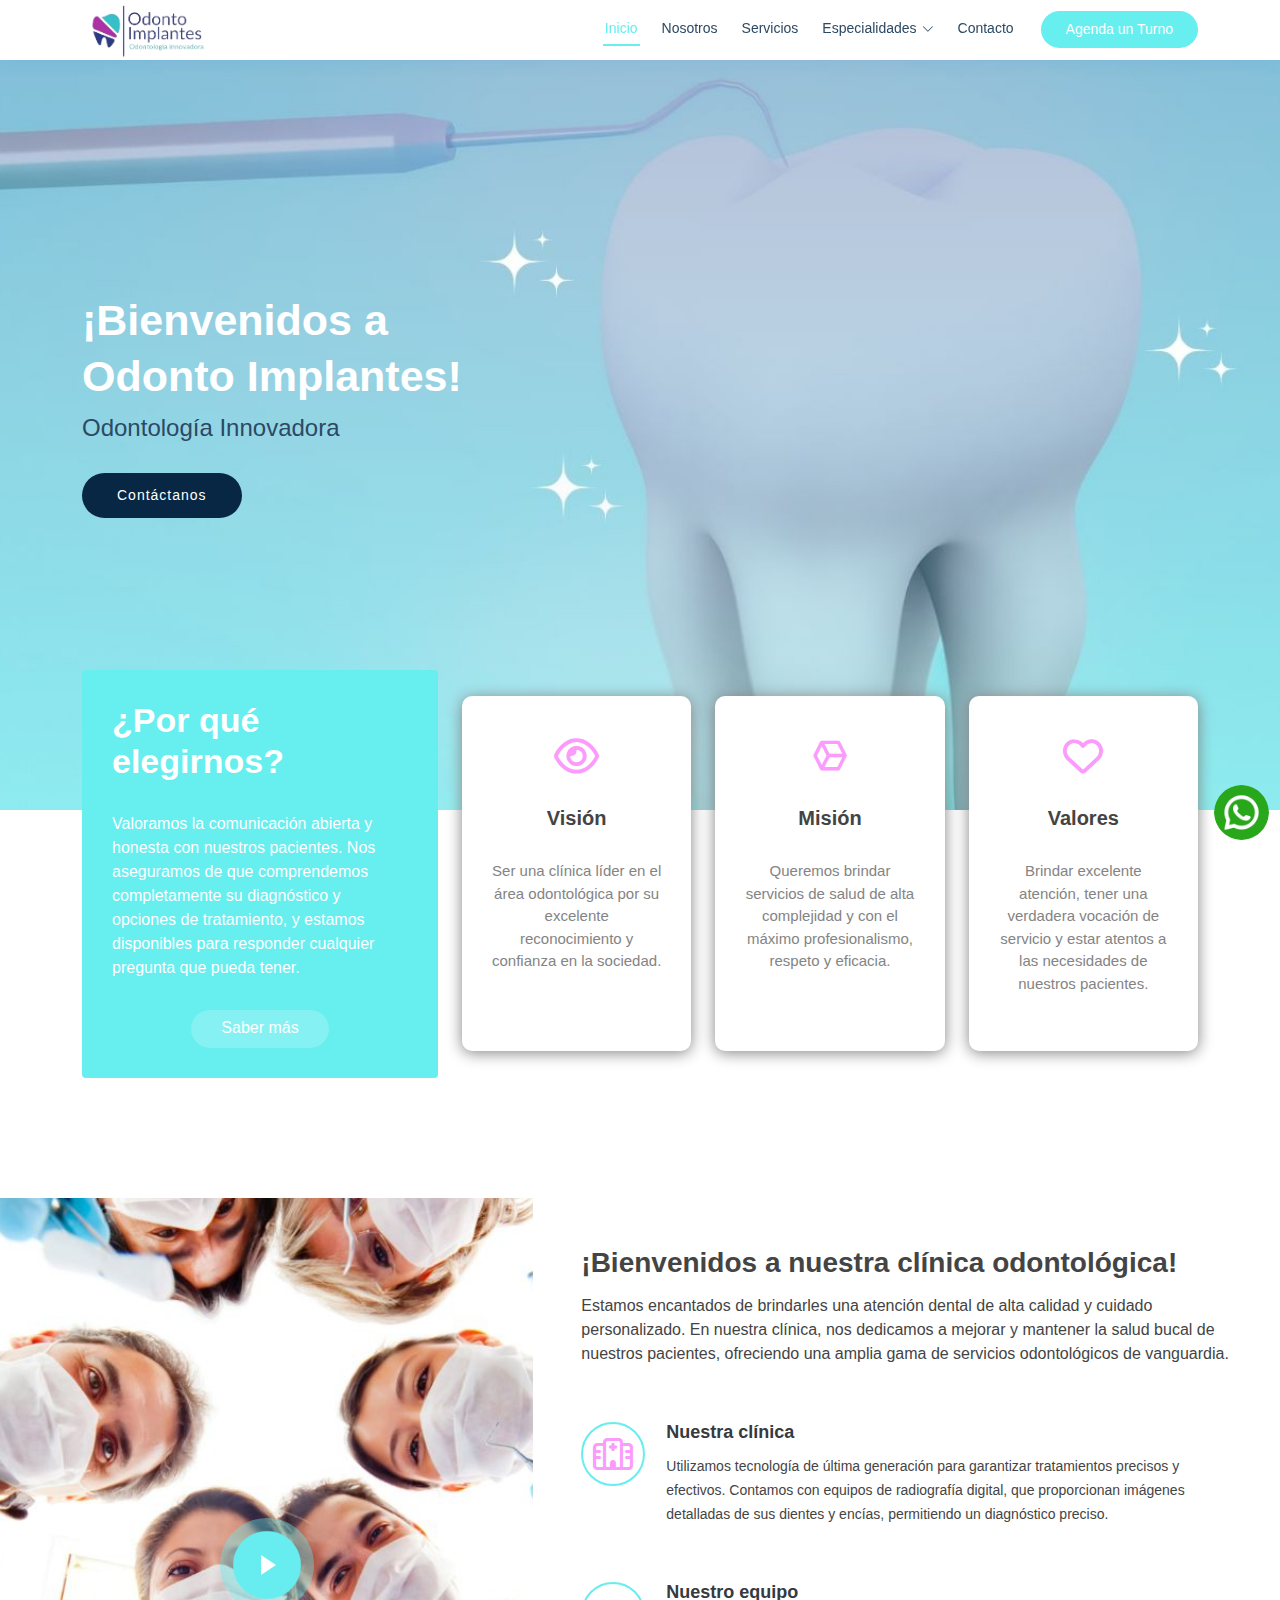
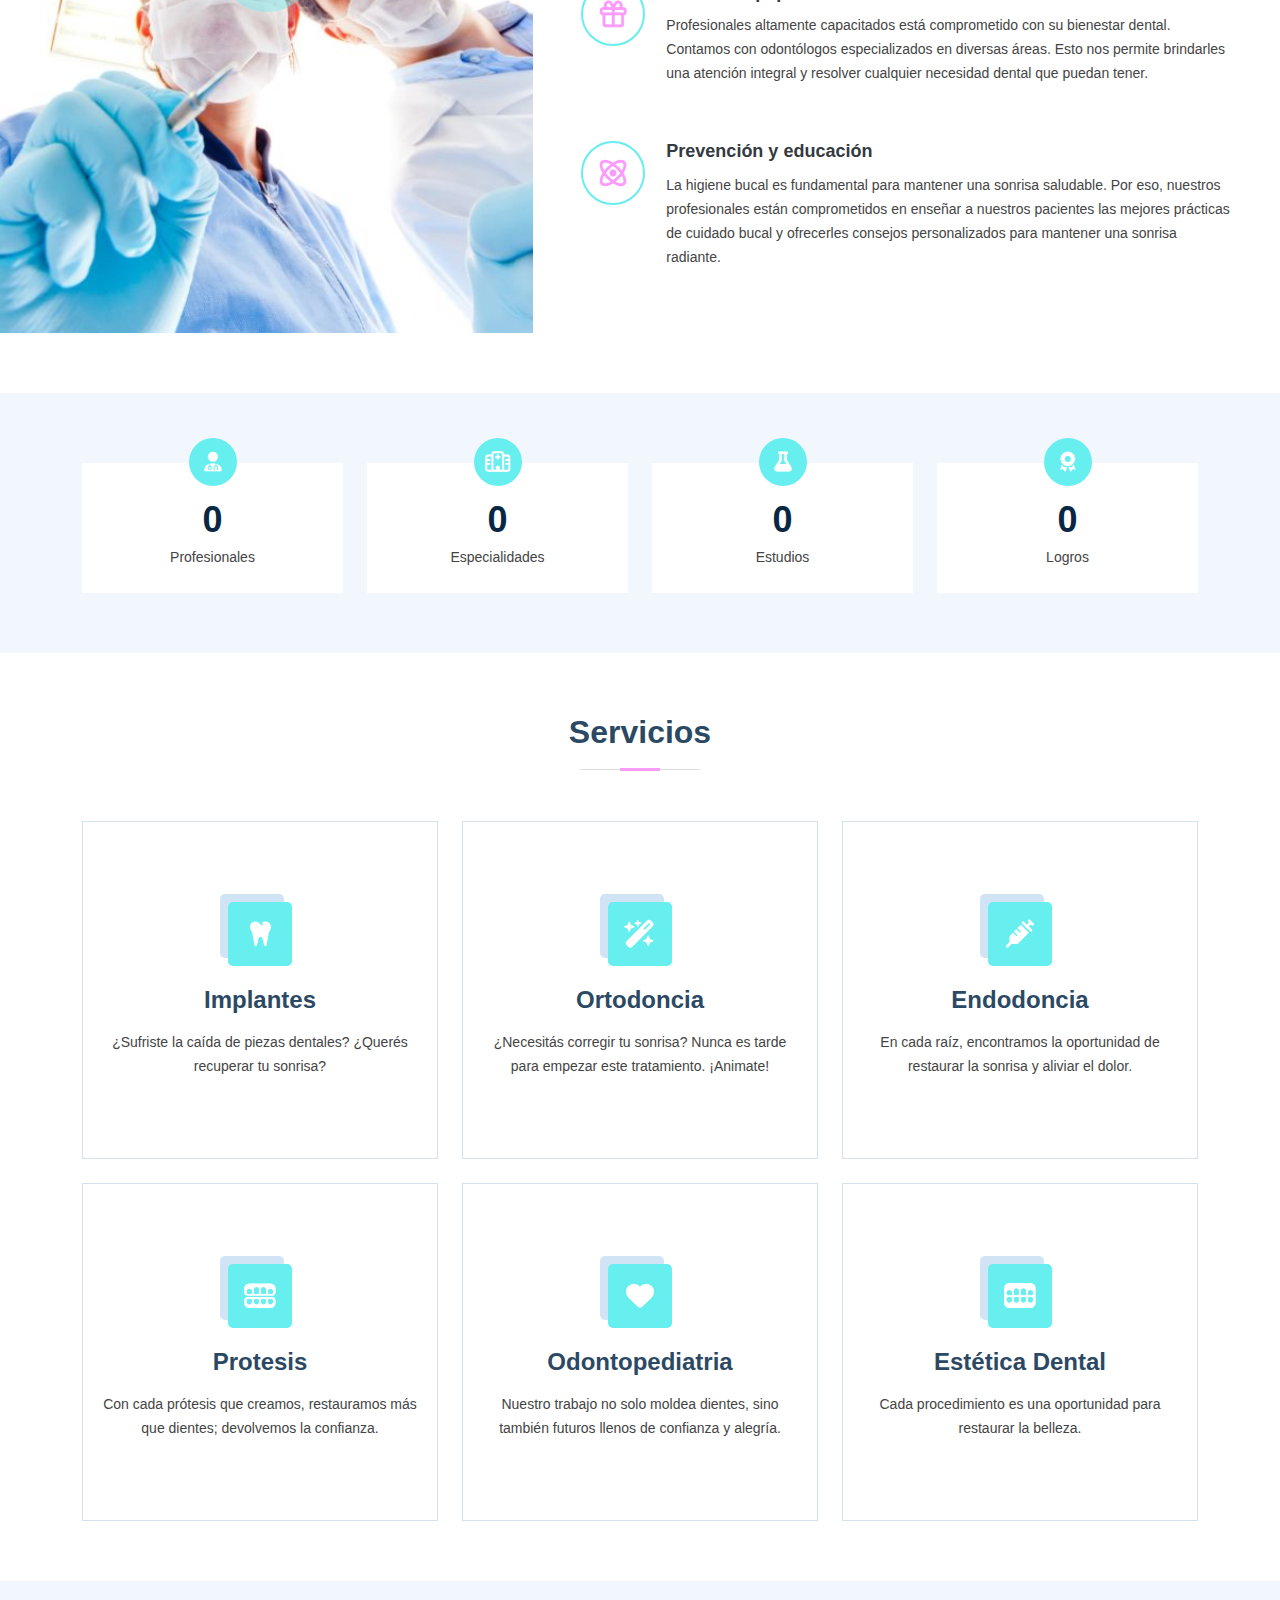
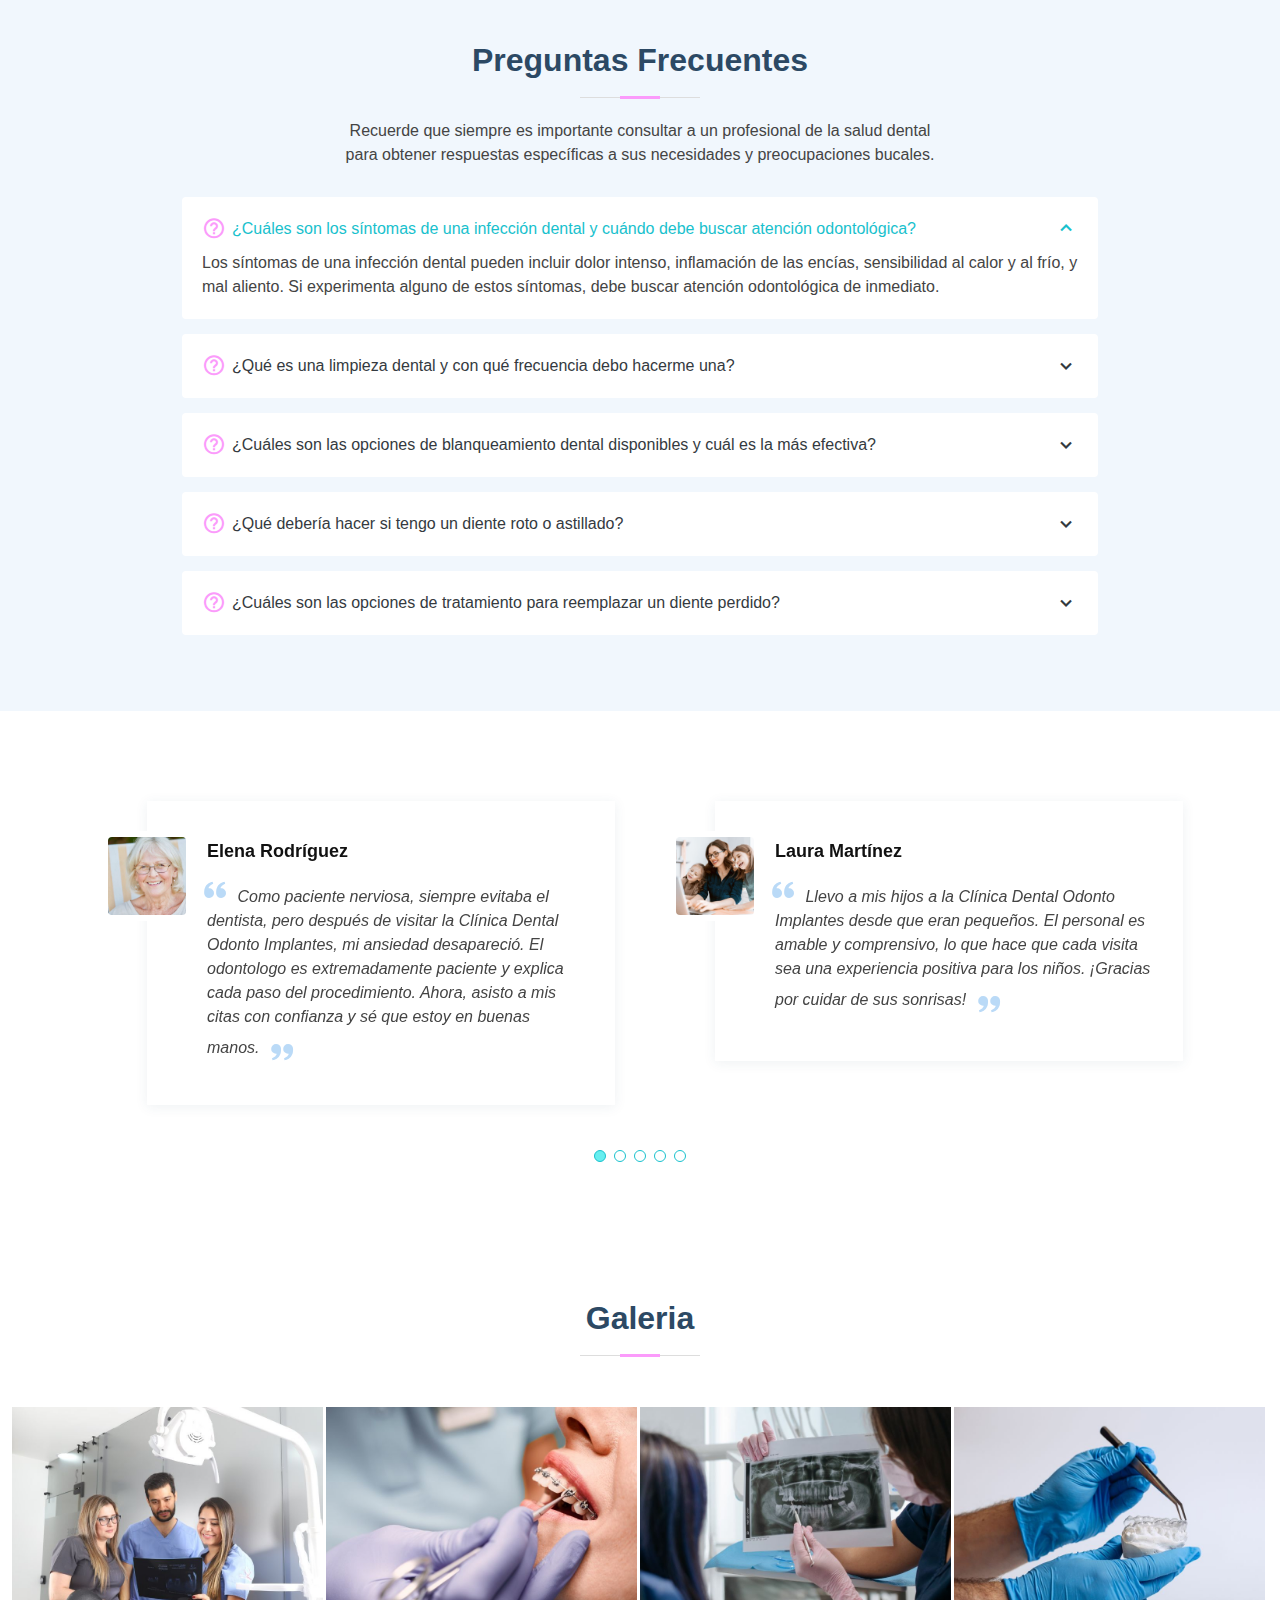
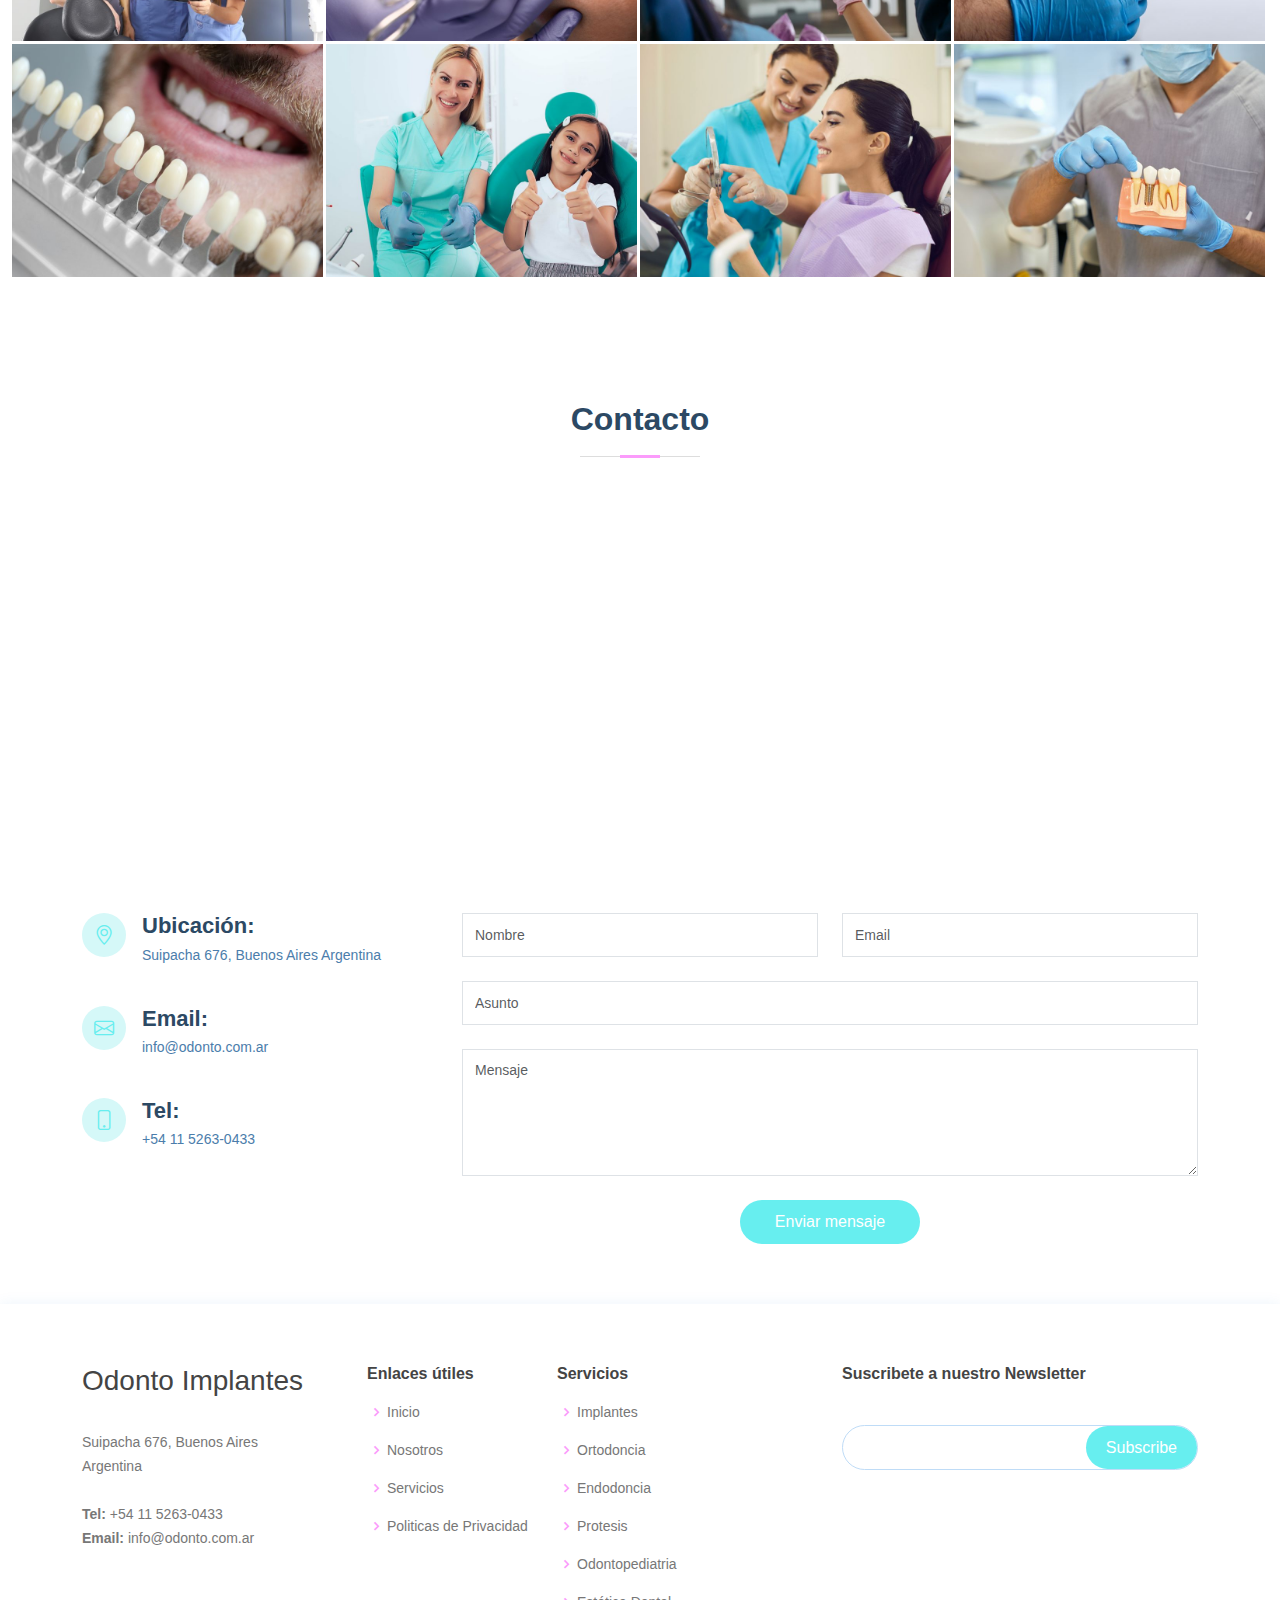
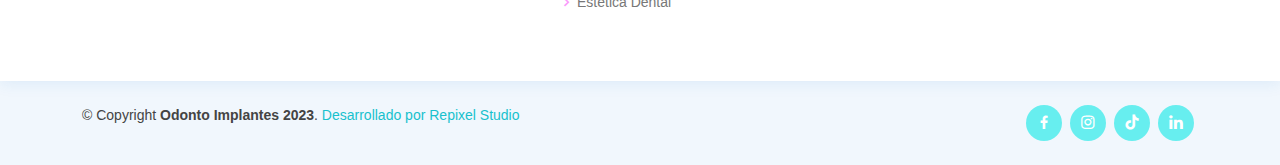
<file: index.html>
<!DOCTYPE html>
<html lang="es">

<head>
  <meta charset="utf-8">
  <meta content="width=device-width, initial-scale=1.0" name="viewport">

  <title>Odonto Implantes</title>
  <meta content="" name="description">
  <meta content="" name="keywords">

  <!-- Favicons -->
  <link href="assets/img/favicon.png" rel="icon">
  <link href="assets/img/apple-touch-icon.png" rel="apple-touch-icon">

  <!-- Google Fonts -->
  <link href="https: //fonts.googleapis.com/css2? familia= Lato:wght@100;300;400;700;900 & display=swap"
    rel="stylesheet">

  <!-- Vendor CSS Files -->
  <link href="assets/vendor/fontawesome-free/css/all.min.css" rel="stylesheet">
  <link href="assets/vendor/animate.css/animate.min.css" rel="stylesheet">
  <link href="assets/vendor/bootstrap/css/bootstrap.min.css" rel="stylesheet">
  <link href="assets/vendor/bootstrap-icons/bootstrap-icons.css" rel="stylesheet">
  <link href="assets/vendor/boxicons/css/boxicons.min.css" rel="stylesheet">
  <link href="assets/vendor/glightbox/css/glightbox.min.css" rel="stylesheet">
  <link href="assets/vendor/remixicon/remixicon.css" rel="stylesheet">
  <link href="assets/vendor/swiper/swiper-bundle.min.css" rel="stylesheet">

  <!-- Template Main CSS File -->
  <link href="assets/css/style.css" rel="stylesheet">

</head>

<body>
  <!-- ======= Header ======= -->
  <header id="header" class="fixed-top">
    <div class="container d-flex align-items-center">

      <!--<h1 class="logo me-auto"><a href="index.html">Medilab</a></h1>-->
      <!-- Uncomment below if you prefer to use an image logo -->
      <a href="index.html" class="logo me-auto"><img src="assets/img/logo.png" alt="" class="img-fluid"></a>

      <nav id="navbar" class="navbar order-last order-lg-0">
        <ul>
          <li><a class="nav-link scrollto active" href="#hero">Inicio</a></li>
          <li><a class="nav-link scrollto" href="#about">Nosotros</a></li>
          <li><a class="nav-link scrollto" href="#services">Servicios</a></li>
          <!--<li><a class="nav-link scrollto" href="#departments">Department</a></li>
          <li><a class="nav-link scrollto" href="#doctors">Doctors</a></li>-->
          <li class="dropdown"><a href="#"><span>Especialidades</span> <i class="bi bi-chevron-down"></i></a>
            <ul>
              <li><a href="implantes.html" target="_blank">Implantes</a></li>
              <!--<li class="dropdown"><a href="#"><span>Deep Drop Down</span> <i class="bi bi-chevron-right"></i></a>
                <ul>
                  <li><a href="#">Deep Drop Down 1</a></li>
                  <li><a href="#">Deep Drop Down 2</a></li>
                  <li><a href="#">Deep Drop Down 3</a></li>
                  <li><a href="#">Deep Drop Down 4</a></li>
                  <li><a href="#">Deep Drop Down 5</a></li>
                </ul>
              </li>-->
              <li><a href="ortodoncia.html" target="_blank ">Ortodoncia </a></li>
              <li><a href="endodoncia.html" target="_blank">Endodoncia</a></li>
              <li><a href="protesis.html" target="_blank">Protesis</a></li>
              <li><a href="odontopediatria.html" target="_blank">Odontopediatria</a></li>
              <li><a href="estetica.html" target="_blank">Estética Dental</a></li>
            </ul>
          </li>
          <li><a class="nav-link scrollto" href="#contact">Contacto</a></li>
        </ul>
        <i class="bi bi-list mobile-nav-toggle"></i>
      </nav><!-- .navbar -->

      <a href="https://api.whatsapp.com/send?phone=541132579754" class="appointment-btn scrollto" target="_blank"><span
          class="d-none d-md-inline"></span> Agenda un
        Turno</a>

    </div>
  </header><!-- End Header -->

  <!-- ======= Hero Section ======= -->
  <section id="hero" class="d-flex align-items-center">
    <div class="container">
      <h1>¡Bienvenidos a <br>Odonto Implantes!</h1>
      <h2>Odontología Innovadora</h2>
      <a href="#contact" class="btn-get-started scrollto">Contáctanos</a>
    </div>
  </section><!-- End Hero -->

  <main id="main">

    <!-- ======= Why Us Section ======= -->
    <section id="why-us" class="why-us">
      <div class="container">

        <div class="row">
          <div class="col-lg-4 d-flex align-items-stretch">
            <div class="content">
              <h3>¿Por qué elegirnos?</h3>
              <p>
                Valoramos la comunicación abierta y honesta con nuestros pacientes. Nos aseguramos de que comprendemos
                completamente su diagnóstico y opciones de tratamiento, y estamos disponibles para responder cualquier
                pregunta que pueda tener.
              </p>
              <div class="text-center">
                <a href="#services" class="more-btn">Saber más<i class="btn-get-started scrollto"></i></a>
              </div>
            </div>
          </div>
          <div class="col-lg-8 d-flex align-items-stretch">
            <div class="icon-boxes d-flex flex-column justify-content-center">
              <div class="row">
                <div class="col-xl-4 
                d-flex align-items-stretch">
                  <div class="icon-box mt-4 mt-xl-0">
                    <i class="fa-regular fa-eye"></i>
                    <h4>Visión</h4>
                    <p>Ser una clínica líder en el área odontológica por su excelente reconocimiento y confianza en la
                      sociedad.</p>
                  </div>
                </div>
                <div class="col-xl-4 d-flex align-items-stretch">
                  <div class="icon-box mt-4 mt-xl-0">
                    <i class="bx bx-cube-alt"></i>
                    <h4>Misión</h4>
                    <p>Queremos brindar servicios de salud de alta complejidad y con el máximo profesionalismo, respeto
                      y eficacia.</p>
                  </div>
                </div>
                <div class="col-xl-4 d-flex align-items-stretch">
                  <div class="icon-box mt-4 mt-xl-0">
                    <i class="fa-regular fa-heart"></i>
                    <h4>Valores</h4>
                    <p>Brindar excelente atención, tener una verdadera vocación de servicio y estar atentos a las
                      necesidades de nuestros pacientes.</p>
                  </div>
                </div>
              </div>
            </div><!-- End .content-->
          </div>
        </div>

      </div>
    </section><!-- End Why Us Section -->

    <!-- ======= About Section ======= -->
    <section id="about" class="about">
      <div class="container-fluid">

        <div class="row">
          <div class="col-xl-5 col-lg-6 video-box d-flex justify-content-center align-items-stretch position-relative">
            <a href="https://youtu.be/WgG-xetq_uE?si=ilzDxs_t2coriHyo" class="glightbox play-btn mb-4"
              target="_blank"></a>
          </div>

          <div
            class="col-xl-7 col-lg-6 icon-boxes d-flex flex-column align-items-stretch justify-content-center py-5 px-lg-5">
            <h3>¡Bienvenidos a nuestra clínica odontológica!</h3>
            <p>Estamos encantados de brindarles una atención dental de alta calidad y cuidado personalizado. En nuestra
              clínica, nos dedicamos a mejorar y mantener la salud bucal de nuestros pacientes, ofreciendo una amplia
              gama de servicios odontológicos de vanguardia.</p>

            <div class="icon-box">
              <div class="icon"><i class="fa-regular fa-hospital"></i></div>
              <h4 class="title"><a href="">Nuestra clínica</a></h4>
              <p class="description">Utilizamos tecnología de última generación para garantizar tratamientos precisos y
                efectivos. Contamos con equipos de radiografía digital, que proporcionan imágenes detalladas de sus
                dientes y encías, permitiendo un diagnóstico preciso.</p>
            </div>

            <div class="icon-box">
              <div class="icon"><i class="bx bx-gift"></i></div>
              <h4 class="title"><a href="">Nuestro equipo</a></h4>
              <p class="description">Profesionales altamente capacitados está comprometido con su bienestar dental.
                Contamos con odontólogos especializados en diversas áreas. Esto nos permite brindarles una atención
                integral y resolver cualquier necesidad dental que puedan tener.</p>
            </div>

            <div class="icon-box">
              <div class="icon"><i class="bx bx-atom"></i></div>
              <h4 class="title"><a href="">Prevención y educación</a></h4>
              <p class="description">La higiene bucal es fundamental para mantener una sonrisa saludable. Por eso,
                nuestros profesionales están comprometidos en enseñar a nuestros pacientes las mejores prácticas de
                cuidado bucal y ofrecerles consejos personalizados para mantener una sonrisa radiante.</p>
            </div>

          </div>
        </div>

      </div>
    </section><!-- End About Section -->

    <!-- ======= Counts Section ======= -->
    <section id="counts" class="counts">
      <div class="container">

        <div class="row">

          <div class="col-lg-3 col-md-6">
            <div class="count-box">
              <i class="fas fa-user-md"></i>
              <span data-purecounter-start="0" data-purecounter-end="85" data-purecounter-duration="1"
                class="purecounter"></span>
              <p>Profesionales</p>
            </div>
          </div>

          <div class="col-lg-3 col-md-6 mt-5 mt-md-0">
            <div class="count-box">
              <i class="far fa-hospital"></i>
              <span data-purecounter-start="0" data-purecounter-end="18" data-purecounter-duration="1"
                class="purecounter"></span>
              <p>Especialidades</p>
            </div>
          </div>

          <div class="col-lg-3 col-md-6 mt-5 mt-lg-0">
            <div class="count-box">
              <i class="fas fa-flask"></i>
              <span data-purecounter-start="0" data-purecounter-end="12" data-purecounter-duration="1"
                class="purecounter"></span>
              <p>Estudios</p>
            </div>
          </div>

          <div class="col-lg-3 col-md-6 mt-5 mt-lg-0">
            <div class="count-box">
              <i class="fas fa-award"></i>
              <span data-purecounter-start="0" data-purecounter-end="150" data-purecounter-duration="1"
                class="purecounter"></span>
              <p>Logros</p>
            </div>
          </div>

        </div>

      </div>
    </section><!-- End Counts Section -->

    <!-- ======= Services Section ======= -->
    <section id="services" class="services">
      <div class="container">

        <div class="section-title">
          <h2>Servicios</h2>
          <!--<p>Magnam dolores commodi suscipit. Necessitatibus eius consequatur ex aliquid fuga eum quidem. Sit sint
            consectetur velit. Quisquam quos quisquam cupiditate. Et nemo qui impedit suscipit alias ea. Quia fugiat sit
            in iste officiis commodi quidem hic quas.</p>-->
        </div>

        <div class="row">
          <div class="col-lg-4 col-md-6 d-flex align-items-stretch">
            <div class="icon-box">
              <div class="icon"><i class="fa-solid fa-tooth"></i></div>
              <h4><a href="implantes.html" target="_blank">Implantes</a></h4>
              <p>¿Sufriste la caída de piezas dentales? ¿Querés recuperar tu sonrisa?</p>
            </div>
          </div>

          <div class="col-lg-4 col-md-6 d-flex align-items-stretch mt-4 mt-md-0">
            <div class="icon-box">
              <div class="icon"><i class="fa-solid fa-wand-magic-sparkles"></i></div>
              <h4><a href="ortodoncia.html" target="_blank">Ortodoncia</a></h4>
              <p>¿Necesitás corregir tu sonrisa? Nunca es tarde para empezar este tratamiento. ¡Animate!</p>
            </div>
          </div>

          <div class="col-lg-4 col-md-6 d-flex align-items-stretch mt-4 mt-lg-0">
            <div class="icon-box">
              <div class="icon"><i class="fa-solid fa-syringe"></i></div>
              <h4><a href="endodoncia.html" target="_blank">Endodoncia</a></h4>
              <p>En cada raíz, encontramos la oportunidad de restaurar la sonrisa y aliviar el dolor.</p>
            </div>
          </div>

          <div class="col-lg-4 col-md-6 d-flex align-items-stretch mt-4">
            <div class="icon-box">
              <div class="icon"><i class="fa-solid fa-teeth-open"></i></div>
              <h4><a href="protesis.html" target="_blank">Protesis</a></h4>
              <p>Con cada prótesis que creamos, restauramos más que dientes; devolvemos la confianza. </p>
            </div>
          </div>

          <div class="col-lg-4 col-md-6 d-flex align-items-stretch mt-4">
            <div class="icon-box">
              <div class="icon"><i class="fa-solid fa-heart"></i></i></div>
              <h4><a href="odontopediatria.html" target="_blank">Odontopediatria</a></h4>
              <p>Nuestro trabajo no solo moldea dientes, sino también futuros llenos de confianza y alegría.</p>
            </div>
          </div>

          <div class="col-lg-4 col-md-6 d-flex align-items-stretch mt-4">
            <div class="icon-box">
              <div class="icon"><i class="fa-solid fa-teeth"></i></div>
              <h4><a href="estetica.html" target="_blank">Estética Dental</a></h4>
              <p>Cada procedimiento es una oportunidad para restaurar la belleza.</p>
            </div>
          </div>

        </div>

      </div>
    </section><!-- End Services Section -->

    <!-- ======= Frequently Asked Questions Section ======= -->
    <section id="faq" class="faq section-bg">
      <div class="container">

        <div class="section-title">
          <h2>Preguntas Frecuentes</h2>
          <p>Recuerde que siempre es importante consultar a un profesional de la salud dental<br> para obtener
            respuestas específicas a sus necesidades y preocupaciones bucales.</p>
        </div>

        <div class="faq-list">
          <ul>
            <li data-aos="fade-up">
              <i class="bx bx-help-circle icon-help"></i> <a data-bs-toggle="collapse" class="collapse"
                data-bs-target="#faq-list-1"> ¿Cuáles son los síntomas de una infección dental y cuándo debe buscar
                atención odontológica?<i class="bx bx-chevron-down icon-show"></i><i
                  class="bx bx-chevron-up icon-close"></i></a>
              <div id="faq-list-1" class="collapse show" data-bs-parent=".faq-list">
                <p>
                  Los síntomas de una infección dental pueden incluir dolor intenso, inflamación de las encías,
                  sensibilidad al calor y al frío, y mal aliento. Si experimenta alguno de estos síntomas, debe buscar
                  atención odontológica de inmediato.
                </p>
              </div>
            </li>

            <li data-aos="fade-up" data-aos-delay="100">
              <i class="bx bx-help-circle icon-help"></i> <a data-bs-toggle="collapse" data-bs-target="#faq-list-2"
                class="collapsed">¿Qué es una limpieza dental y con qué frecuencia debo hacerme una?<i
                  class="bx bx-chevron-down icon-show"></i><i class="bx bx-chevron-up icon-close"></i></a>
              <div id="faq-list-2" class="collapse" data-bs-parent=".faq-list">
                <p>
                  Una limpieza dental es un procedimiento en el que un odontólogo o elimina la placa y el sarro de tus
                  dientes. Se recomienda hacerse una limpieza dental cada seis meses como parte de una buena higiene
                  bucal, pero su odontólogo puede sugerirle un programa de limpieza más frecuente si tiene problemas de
                  salud bucal específicos.
                </p>
              </div>
            </li>

            <li data-aos="fade-up" data-aos-delay="200">
              <i class="bx bx-help-circle icon-help"></i> <a data-bs-toggle="collapse" data-bs-target="#faq-list-3"
                class="collapsed"> ¿Cuáles son las opciones de blanqueamiento dental disponibles y cuál es la más
                efectiva?<i class="bx bx-chevron-down icon-show"></i><i class="bx bx-chevron-up icon-close"></i></a>
              <div id="faq-list-3" class="collapse" data-bs-parent=".faq-list">
                <p>
                  Las opciones de blanqueamiento dental incluyen tratamientos en la clínica y kits para usar en casa. La
                  efectividad depende de varios factores, como la causa de la decoloración dental y la adherencia al
                  tratamiento. Su odontólogo puede recomendarle el mejor enfoque según su situación.
                </p>
              </div>
            </li>

            <li data-aos="fade-up" data-aos-delay="300">
              <i class="bx bx-help-circle icon-help"></i> <a data-bs-toggle="collapse" data-bs-target="#faq-list-4"
                class="collapsed">¿Qué debería hacer si tengo un diente roto o astillado? <i
                  class="bx bx-chevron-down icon-show"></i><i class="bx bx-chevron-up icon-close"></i></a>
              <div id="faq-list-4" class="collapse" data-bs-parent=".faq-list">
                <p>
                  Si tienes un diente roto o astillado, debes comunicarte con tu odontólogo de inmediato. Mientras
                  esperas la cita, puedes enjuagar con agua tibia y colocar una compresa fría en la zona afectada para
                  reducir la insuficiencia. Evite masticar alimentos duros en ese diente y no use remedios caseros, como
                  pegamento dental.
                </p>
              </div>
            </li>

            <li data-aos="fade-up" data-aos-delay="400">
              <i class="bx bx-help-circle icon-help"></i> <a data-bs-toggle="collapse" data-bs-target="#faq-list-5"
                class="collapsed">¿Cuáles son las opciones de tratamiento para reemplazar un diente perdido?<i
                  class="bx bx-chevron-down icon-show"></i><i class="bx bx-chevron-up icon-close"></i></a>
              <div id="faq-list-5" class="collapse" data-bs-parent=".faq-list">
                <p>
                  Las opciones de tratamiento para reemplazar un diente perdido incluyen implantes dentales, puentes y
                  dentaduras postizas. La elección depende de factores como la salud bucal general, el presupuesto y las
                  preferencias personales. Tu odontólogo puede ayudarte a determinar la mejor opción para ti.
                </p>
              </div>
            </li>

          </ul>

        </div>

      </div>
    </section><!-- End Frequently Asked Questions Section -->

    <!-- ======= Testimonials Section ======= -->
    <section id="testimonials" class="testimonials">
      <div class="container">

        <div class="testimonials-slider swiper" data-aos="fade-up" data-aos-delay="100">
          <div class="swiper-wrapper">

            <div class="swiper-slide">
              <div class="testimonial-wrap">
                <div class="testimonial-item">
                  <img src="assets/img/testimonials/testimonials-1.jpg" class="testimonial-img" alt="">
                  <h3>Elena Rodríguez </h3>
                  <h4></h4>
                  <p>
                    <i class="bx bxs-quote-alt-left quote-icon-left"></i>
                    Como paciente nerviosa, siempre evitaba el dentista, pero después de visitar la Clínica Dental
                    Odonto Implantes, mi ansiedad desapareció. El odontologo es extremadamente paciente y explica cada
                    paso del procedimiento. Ahora, asisto a mis citas con confianza y sé que estoy en buenas manos.
                    <i class="bx bxs-quote-alt-right quote-icon-right"></i>
                  </p>
                </div>
              </div>
            </div><!-- End testimonial item -->

            <div class="swiper-slide">
              <div class="testimonial-wrap">
                <div class="testimonial-item">
                  <img src="assets/img/testimonials/testimonials-2.jpg" class="testimonial-img" alt="">
                  <h3>Laura Martínez</h3>
                  <h4></h4>
                  <p>
                    <i class="bx bxs-quote-alt-left quote-icon-left"></i>
                    Llevo a mis hijos a la Clínica Dental Odonto Implantes desde que eran pequeños. El personal es
                    amable y comprensivo, lo que hace que cada visita sea una experiencia positiva para los niños.
                    ¡Gracias por cuidar de sus sonrisas!
                    <i class="bx bxs-quote-alt-right quote-icon-right"></i>
                  </p>
                </div>
              </div>
            </div><!-- End testimonial item -->

            <div class="swiper-slide">
              <div class="testimonial-wrap">
                <div class="testimonial-item">
                  <img src="assets/img/testimonials/testimonials-3.jpg" class="testimonial-img" alt="">
                  <h3>Alejandro Tenor</h3>
                  <h4></h4>
                  <p>
                    <i class="bx bxs-quote-alt-left quote-icon-left"></i>
                    He tenido problemas dentales durante años, pero finalmente encontré la solución. Su experiencia y
                    atención personalizada me dieron la confianza que necesitaba para enfrentar mi tratamiento. ¡Los
                    resultados son asombrosos!
                    <i class="bx bxs-quote-alt-right quote-icon-right"></i>
                  </p>
                </div>
              </div>
            </div><!-- End testimonial item -->

            <div class="swiper-slide">
              <div class="testimonial-wrap">
                <div class="testimonial-item">
                  <img src="assets/img/testimonials/testimonials-4.jpg" class="testimonial-img" alt="">
                  <h3>Lorena Sosa</h3>
                  <h4></h4>
                  <p>
                    <i class="bx bxs-quote-alt-left quote-icon-left"></i>
                    ¡No puedo dejar de sonreír! Gracias al excelente trabajo, mis dientes lucen mejor que nunca. El
                    proceso fue rápido y prácticamente indoloro. ¡Recomiendo esta clínica a todos!
                    <i class="bx bxs-quote-alt-right quote-icon-right"></i>
                  </p>
                </div>
              </div>
            </div><!-- End testimonial item -->

            <div class="swiper-slide">
              <div class="testimonial-wrap">
                <div class="testimonial-item">
                  <img src="assets/img/testimonials/testimonials-5.jpg" class="testimonial-img" alt="">
                  <h3>Miguel Guiot</h3>
                  <h4></h4>
                  <p>
                    <i class="bx bxs-quote-alt-left quote-icon-left"></i>
                    Me hicieron sentir cómodo desde el momento en que entré a la clínica. Mi tratamiento dental fue sin
                    dolor y el resultado fue asombroso.
                    <i class="bx bxs-quote-alt-right quote-icon-right"></i>
                  </p>
                </div>
              </div>
            </div><!-- End testimonial item -->

          </div>
          <div class="swiper-pagination"></div>
        </div>

      </div>
    </section><!-- End Testimonials Section -->

    <!-- ======= Gallery Section ======= -->
    <section id="gallery" class="gallery">
      <div class="container">

        <div class="section-title">
          <h2>Galeria</h2>
          <!--<p>Magnam dolores commodi suscipit. Necessitatibus eius consequatur ex aliquid fuga eum quidem. Sit sint
            consectetur velit. Quisquam quos quisquam cupiditate. Et nemo qui impedit suscipit alias ea. Quia fugiat sit
            in iste officiis commodi quidem hic quas.</p>-->
        </div>
      </div>

      <div class="container-fluid">
        <div class="row g-0">

          <div class="col-lg-3 col-md-4">
            <div class="gallery-item">
              <a href="assets/img/gallery/gallery-1.jpg" class="galelry-lightbox">
                <img src="assets/img/gallery/gallery-1.jpg" alt="" class="img-fluid">
              </a>
            </div>
          </div>

          <div class="col-lg-3 col-md-4">
            <div class="gallery-item">
              <a href="assets/img/gallery/gallery-2.jpg" class="galelry-lightbox">
                <img src="assets/img/gallery/gallery-2.jpg" alt="" class="img-fluid">
              </a>
            </div>
          </div>

          <div class="col-lg-3 col-md-4">
            <div class="gallery-item">
              <a href="assets/img/gallery/gallery-3.jpg" class="galelry-lightbox">
                <img src="assets/img/gallery/gallery-3.jpg" alt="" class="img-fluid">
              </a>
            </div>
          </div>

          <div class="col-lg-3 col-md-4">
            <div class="gallery-item">
              <a href="assets/img/gallery/gallery-4.jpg" class="galelry-lightbox">
                <img src="assets/img/gallery/gallery-4.jpg" alt="" class="img-fluid">
              </a>
            </div>
          </div>

          <div class="col-lg-3 col-md-4">
            <div class="gallery-item">
              <a href="assets/img/gallery/gallery-5.jpg" class="galelry-lightbox">
                <img src="assets/img/gallery/gallery-5.jpg" alt="" class="img-fluid">
              </a>
            </div>
          </div>

          <div class="col-lg-3 col-md-4">
            <div class="gallery-item">
              <a href="assets/img/gallery/gallery-6.jpg" class="galelry-lightbox">
                <img src="assets/img/gallery/gallery-6.jpg" alt="" class="img-fluid">
              </a>
            </div>
          </div>

          <div class="col-lg-3 col-md-4">
            <div class="gallery-item">
              <a href="assets/img/gallery/gallery-7.jpg" class="galelry-lightbox">
                <img src="assets/img/gallery/gallery-7.jpg" alt="" class="img-fluid">
              </a>
            </div>
          </div>

          <div class="col-lg-3 col-md-4">
            <div class="gallery-item">
              <a href="assets/img/gallery/gallery-8.jpg" class="galelry-lightbox">
                <img src="assets/img/gallery/gallery-8.jpg" alt="" class="img-fluid">
              </a>
            </div>
          </div>

        </div>

      </div>
    </section><!-- End Gallery Section -->

    <!-- ======= Contact Section ======= -->
    <section id="contact" class="contact">
      <div class="container">

        <div class="section-title">
          <h2>Contacto</h2>
          <!--<p>Magnam dolores commodi suscipit. Necessitatibus eius consequatur ex aliquid fuga eum quidem. Sit sint
            consectetur velit. Quisquam quos quisquam cupiditate. Et nemo qui impedit suscipit alias ea. Quia fugiat sit
            in iste officiis commodi quidem hic quas.</p>-->
        </div>
      </div>

      <div>
        <iframe style="border:0; width: 100%; height: 350px;"
          src="https://www.google.com/maps/embed?pb=!1m14!1m8!1m3!1d13136.595665785691!2d-58.3797328!3d-34.6003957!3m2!1i1024!2i768!4f13.1!3m3!1m2!1s0x95bccb60e067e889%3A0x424a738dcc858abe!2sOdonto%20Implantes!5e0!3m2!1ses!2sar!4v1694903904835!5m2!1ses!2sar"
          frameborder="0" allowfullscreen></iframe>
      </div>

      <div class="container">
        <div class="row mt-5">

          <div class="col-lg-4">
            <div class="info">
              <div class="address">
                <i class="bi bi-geo-alt"></i>
                <h4>Ubicación:</h4>
                <p>Suipacha 676, Buenos Aires
                  Argentina</p>
              </div>

              <div class="email">
                <i class="bi bi-envelope"></i>
                <h4>Email:</h4>
                <p>info@odonto.com.ar</p>
              </div>

              <div class="phone">
                <i class="bi bi-phone"></i>
                <h4>Tel:</h4>
                <p>+54 11 5263-0433</p>
              </div>

            </div>

          </div>

          <div class="col-lg-8 mt-5 mt-lg-0">

            <form action="forms/contact.php" method="post" role="form" class="php-email-form">
              <div class="row">
                <div class="col-md-6 form-group">
                  <input type="text" name="name" class="form-control" id="name" placeholder="Nombre" required>
                </div>
                <div class="col-md-6 form-group mt-3 mt-md-0">
                  <input type="email" class="form-control" name="email" id="email" placeholder="Email" required>
                </div>
                <div class="form-group d-none">
                  <tipo de entrada="texto" clase="control-formulario" nombre="primer_nombre">
                  <div class="validar"></div>
                  </div>
              </div>
              <div class="form-group mt-3">
                <input type="text" class="form-control" name="subject" id="subject" placeholder="Asunto" required>
              </div>
              <div class="form-group mt-3">
                <textarea class="form-control" name="message" rows="5" placeholder="Mensaje" required></textarea>
              </div>
              <div class="my-3">
                <div class="loading">Loading</div>
                <div class="error-message"></div>
                <div class="sent-message">Tu mensaje ha sido enviado. ¡Gracias!</div>
              </div>
              <div class="text-center"><button type="submit">Enviar mensaje</button></div>
            </form>

          </div>

        </div>

      </div>
    </section><!-- End Contact Section -->

  </main><!-- End #main -->

  <!-- ======= Footer ======= -->
  <footer id="footer">
    <div class="footer-top">
      <div class="container">
        <div class="row">
          <div class="col-lg-3 col-md-6 footer-contact">
            <h3>Odonto Implantes</h3>
            <p>
              <br>
              Suipacha 676, Buenos Aires<br>
              Argentina<br><br>
              <strong>Tel:</strong> +54 11 5263-0433<br>
              <strong>Email:</strong> info@odonto.com.ar<br>
            </p>
          </div>

          <div class="col-lg-2 col-md-6 footer-links">
            <h4>Enlaces útiles</h4>
            <ul>
              <li><i class="bx bx-chevron-right"></i> <a href="#hero">Inicio</a></li>
              <li><i class="bx bx-chevron-right"></i> <a href="#about">Nosotros</a></li>
              <li><i class="bx bx-chevron-right"></i> <a href="#services">Servicios</a></li>
              <li><i class="bx bx-chevron-right"></i> <a href="politica.html">Politicas de Privacidad</a></li>
            </ul>
          </div>

          <div class="col-lg-3 col-md-6 footer-links">
            <h4>Servicios</h4>
            <ul>
              <li><i class="bx bx-chevron-right"></i> <a href="implantes.html" target="_blank">Implantes</a></li>
              <li><i class="bx bx-chevron-right"></i> <a href="ortodoncia.html" target="_blank">Ortodoncia </a></li>
              <li><i class="bx bx-chevron-right"></i> <a href="endodoncia.html" target="_blank">Endodoncia</a></li>
              <li><i class="bx bx-chevron-right"></i> <a href="protesis.html" target="_blank">Protesis</a></li>
              <li><i class="bx bx-chevron-right"></i> <a href="odontopediatria.html" target="_blank">Odontopediatria</a>
              </li>
              <li><i class="bx bx-chevron-right"></i> <a href="estetica.html" target="_blank">Estética Dental</a></li>
            </ul>
          </div>

          <div class="col-lg-4 col-md-6 footer-newsletter">
            <h4>Suscribete a nuestro Newsletter</h4>
            <!--<p>Tamen quem nulla quae legam multos aute sint culpa legam noster magna</p>-->
            <form action="" method="post">
              <input type="email" name="email"><input type="submit" value="Subscribe">
            </form>
          </div>

        </div>
      </div>
    </div>

    <div class="container d-md-flex py-4">

      <div class="me-md-auto text-center text-md-start">
        <div class="copyright">
          &copy; Copyright <strong><span>Odonto Implantes 2023</span></strong>. <a
            href="https://nanweb2022.github.io/Repixelstudio/" target="_blank">Desarrollado por
            Repixel Studio</a>
        </div>

      </div>
      <div class="social-links text-center text-md-right pt-3 pt-md-0">
        <a href="https://www.facebook.com/odontoimplantes2023" class="facebook" target="_blank"><i
            class="bx bxl-facebook"></i></a>
        <a href="https://www.instagram.com/odontoimplantes_" class="instagram" target="_blank"><i
            class="bx bxl-instagram"></i></a>
        <a href="https://www.tiktok.com/@odontoimplantes_" class="google-plus" target="_blank"><i
            class="bx bxl-tiktok"></i></a>
        <a href="https://www.linkedin.com/company/odontoimplantes" class="linkedin" target="_blank"><i
            class="bx bxl-linkedin"></i></a>
      </div>
      <!--Whatsapp-->
      <Div>
        <a href="https://api.whatsapp.com/send?phone=541132579754" class="btn-whapp" target="_blank"><img
            src="assets/img/whatsapp.png" alt="burbuja de whatsapp" /></a>
      </Div>
    </div>
  </footer><!-- End Footer -->

  <div id="preloader"></div>
  <a href="#" class="back-to-top d-flex align-items-center justify-content-center"><i
      class="bi bi-arrow-up-short"></i></a>

  <!-- Vendor JS Files -->
  <script src="assets/vendor/purecounter/purecounter_vanilla.js"></script>
  <script src="assets/vendor/bootstrap/js/bootstrap.bundle.min.js"></script>
  <script src="assets/vendor/glightbox/js/glightbox.min.js"></script>
  <script src="assets/vendor/swiper/swiper-bundle.min.js"></script>
  <script src="assets/vendor/php-email-form/validate.js"></script>

  <!-- Template Main JS File -->
  <script src="assets/js/main.js"></script>

</body>

</html>
</file>
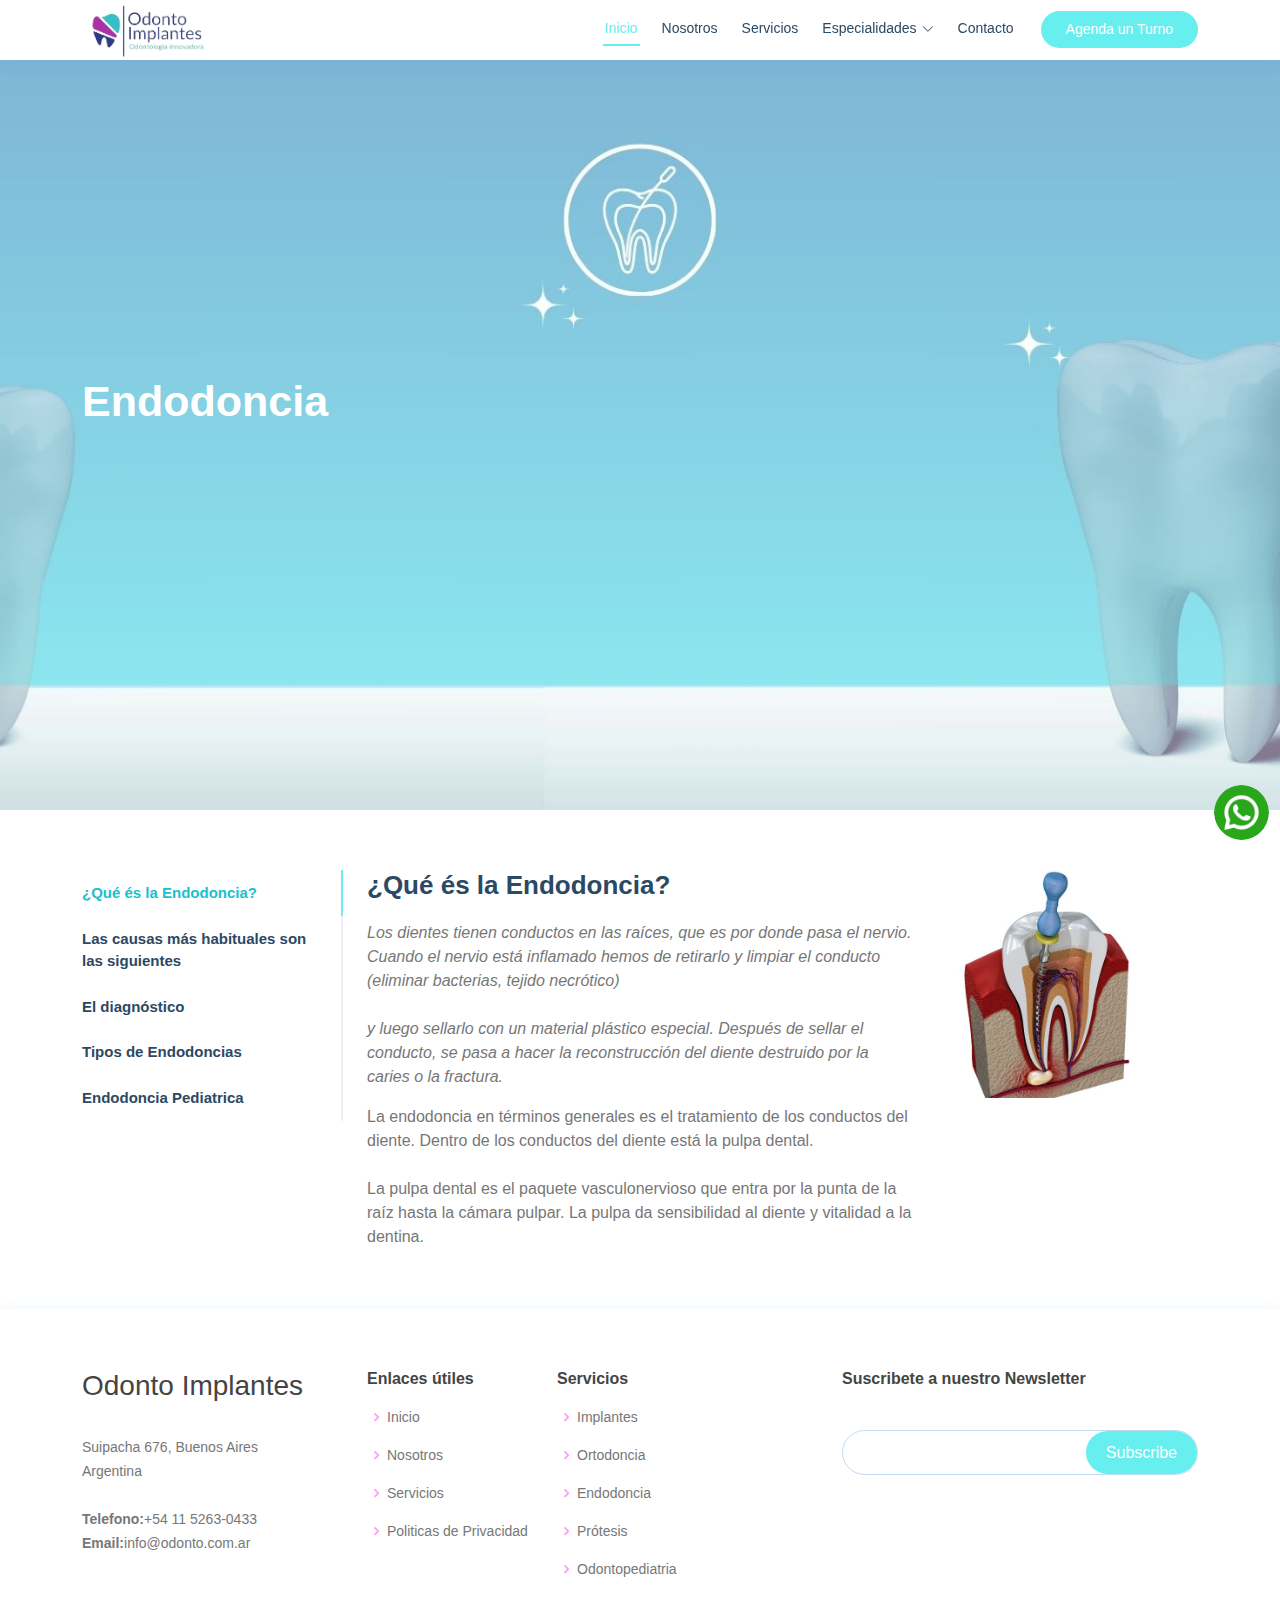
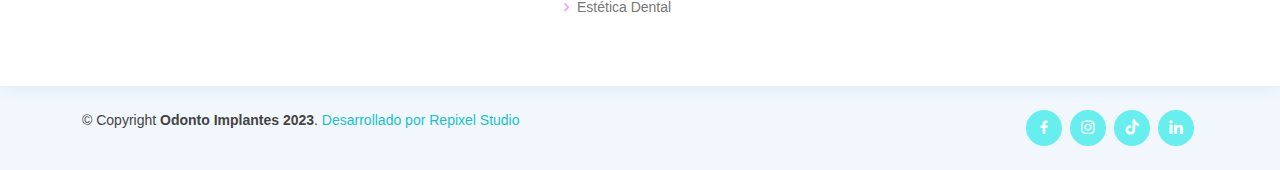
<file: endodoncia.html>
<!DOCTYPE html>
<html lang="es">

<head>
  <meta charset="utf-8">
  <meta content="width=device-width, initial-scale=1.0" name="viewport">
  <title>Endodoncia</title>
  <meta content="" name="description">
  <meta content="" name="keywords">

  <!-- Favicons -->
  <link href="assets/img/favicon.png" rel="icon">
  <link href="assets/img/apple-touch-icon.png" rel="apple-touch-icon">

  <!-- Google Fonts -->
  <link href="https: //fonts.googleapis.com/css2? familia= Lato:wght@100;300;400;700;900 & display=swap"
    rel="stylesheet">

  <!-- Vendor CSS Files -->
  <link href="assets/vendor/fontawesome-free/css/all.min.css" rel="stylesheet">
  <link href="assets/vendor/animate.css/animate.min.css" rel="stylesheet">
  <link href="assets/vendor/bootstrap/css/bootstrap.min.css" rel="stylesheet">
  <link href="assets/vendor/bootstrap-icons/bootstrap-icons.css" rel="stylesheet">
  <link href="assets/vendor/boxicons/css/boxicons.min.css" rel="stylesheet">
  <link href="assets/vendor/glightbox/css/glightbox.min.css" rel="stylesheet">
  <link href="assets/vendor/remixicon/remixicon.css" rel="stylesheet">
  <link href="assets/vendor/swiper/swiper-bundle.min.css" rel="stylesheet">

  <!-- Template Main CSS File -->
  <link href="assets/css/style.css" rel="stylesheet">

</head>

<body>

  <!-- ======= Header ======= -->
  <header id="header" class="fixed-top">
    <div class="container d-flex align-items-center">

      <!--<h1 class="logo me-auto"><a href="index.html">Medilab</a></h1>-->
      <!-- Uncomment below if you prefer to use an image logo -->
      <a href="index.html" class="logo me-auto"><img src="assets/img/logo.png" alt="Logo de odonto implantes"
          class="img-fluid"></a>

      <nav id="navbar" class="navbar order-last order-lg-0">
        <ul>
          <li><a class="nav-link scrollto active" href="index.html#hero" target="_blank">Inicio</a></li>
          <li><a class="nav-link scrollto" href="index.html#about" target="_blank">Nosotros</a></li>
          <li><a class="nav-link scrollto" href="index.html#services" target="_blank">Servicios</a></li>
          <li class="dropdown"><a href="#"><span>Especialidades</span> <i class="bi bi-chevron-down"></i></a>
            <ul>
              <li><a href="implantes.html" target="_blank">Implantes</a></li>
              <li><a href="ortodoncia.html" target="_blank ">Ortodoncia</a></li>
              <li><a href="endodoncia.html" target="_blank">Endodoncia</a></li>
              <li><a href="protesis.html" target="_blank">Protesis</a></li>
              <li><a href="odontopediatria.html" target="_blank">Odontopediatria</a></li>
              <li><a href="estetica.html" target="_blank">Estética Dental</a></li>
            </ul>
          </li>
          <li><a class="nav-link scrollto" href="index.html#contact" target="_blank">Contacto</a></li>
        </ul>
        <i class="bi bi-list mobile-nav-toggle"></i>
      </nav><!-- .navbar -->

      <a href="https://api.whatsapp.com/send?phone=541132579754" class="appointment-btn scrollto" target="_blank"><span
          class="d-none d-md-inline"></span> Agenda un Turno</a>

    </div>
  </header><!-- End Header -->

  <main id="main">
    <!-- ======= Hero Section ======= -->
    <section id="hero-endodoncia" class="d-flex align-items-center">
      <div class="container">
        <h1>Endodoncia</h1>
        <h2></h2>
        <a href="#about" class="btn-get-started scrollto"></a>
      </div>
    </section><!-- End Hero -->

    <!-- ======= Departments Section ======= -->
    <section id="departments" class="departments">
      <div class="container">

        <!-- <div class="section-title">
          <h2>Departments</h2>
          <p>Magnam dolores commodi suscipit. Necessitatibus eius consequatur ex aliquid fuga eum quidem. Sit sint
            consectetur velit. Quisquam quos quisquam cupiditate. Et nemo qui impedit suscipit alias ea. Quia fugiat sit
            in iste officiis commodi quidem hic quas.</p>
        </div>-->

        <div class="row gy-4">
          <div class="col-lg-3">
            <ul class="nav nav-tabs flex-column">
              <li class="nav-item">
                <a class="nav-link active show" data-bs-toggle="tab" href="#tab-1">¿Qué és la Endodoncia?</a>
              </li>
              <li class="nav-item">
                <a class="nav-link" data-bs-toggle="tab" href="#tab-2">Las causas más habituales son las siguientes</a>
              </li>
              <li class="nav-item">
                <a class="nav-link" data-bs-toggle="tab" href="#tab-3">El diagnóstico </a>
              </li>
              <li class="nav-item">
                <a class="nav-link" data-bs-toggle="tab" href="#tab-4">Tipos de Endodoncias</a>
              </li>
              <li class="nav-item">
                <a class="nav-link" data-bs-toggle="tab" href="#tab-5">Endodoncia Pediatrica</a>
              </li>
            </ul>
          </div>
          <div class="col-lg-9">
            <div class="tab-content">
              <div class="tab-pane active show" id="tab-1">
                <div class="row gy-4">
                  <div class="col-lg-8 details order-2 order-lg-1">
                    <h3>¿Qué és la Endodoncia?</h3>
                    <p class="fst-italic">Los dientes tienen conductos en las raíces, que es por donde pasa el nervio.
                      Cuando el nervio está inflamado hemos de retirarlo y limpiar el conducto (eliminar bacterias,
                      tejido necrótico) <br><br> y luego sellarlo con un material plástico especial. Después de sellar
                      el conducto, se pasa a hacer la reconstrucción del diente destruido por la caries o la fractura.
                    </p>

                    <p>La endodoncia en términos generales es el tratamiento de los conductos del diente.
                      Dentro de los conductos del diente está la pulpa dental. <br><br>La pulpa dental es el paquete
                      vasculonervioso que entra por la punta de la raíz hasta la cámara pulpar. La pulpa da sensibilidad
                      al diente y vitalidad a la dentina.

                    </p>
                  </div>
                  <div class="col-lg-4 text-center order-1 order-lg-2">
                    <img src="assets/img/endodoncia/1.jpg" alt="" class="img-fluid">
                  </div>
                </div>
              </div>
              <div class="tab-pane" id="tab-2">
                <div class="row gy-4">
                  <div class="col-lg-8 details order-2 order-lg-1">
                    <h3>Las causas más habituales son las siguientes</h3>
                    <p class="fst-italic">La primera es la caries, ésta provoca una desmineralización del tejido dental
                      y con ello una pérdida de parte de la estructura del diente con lo que la pulpa se queda
                      desprotegida. <br><br> Esto normalmente provoca alta sensibilidad la temperatura y finalmente
                      dolor. Esto significa que la pulpa se ha inflamado.</p>
                    <p>Otra de las causas son las grandes obturaciones (empastes). En este caso suelen ser producir una
                      agresión a la pulpa dental y ésta se defiende retrayéndose y en ocasiones se necrosa la pulpa,
                      dando lugar a infecciones y estas infecciones a su vez a abscesos y flemones.</p>
                  </div>
                  <div class="col-lg-4 text-center order-1 order-lg-2">
                    <img src="assets/img/endodoncia/2.jpg" alt="" class="img-fluid">
                  </div>
                </div>
              </div>
              <div class="tab-pane" id="tab-3">
                <div class="row gy-4">
                  <div class="col-lg-8 details order-2 order-lg-1">
                    <h3>El diagnóstico</h3>
                    <p class="fst-italic">El diagnóstico normalmente se hace en primer lugar con una anamnesis, en la
                      cual le hacemos una serie de preguntas al paciente para valorar los síntomas.
                    </p>
                    <p>Luego haremos una exploración bucal para observar si hay anomalías y posteriormente pruebas
                      complementarias que normalmente son radiografías. <br><br>

                      A partir de aquí llegamos al diagnóstico y establecemos tratamiento endodóntico. Generalmente éste
                      se inicia con la anestesia, en ocasiones si está necrosado puede no ser necesaria, aunque sí
                      recomendable. <br><br>

                      A partir de aquí iniciamos el acceso a la cámara pulpar y eliminamos la caries si existe. Una vez
                      llegados a la cámara localizamos los conductos y cuando los tenemos localizados hacemos la
                      conductometría, es decir, la medición de su longitud. <br><br>

                      Posteriormente instrumentamos los conductos, proceso en el cual eliminamos tejido necrótico en su
                      caso o eliminamos el paquete vasculonervioso, además de limpiar las paredes de los conductos.
                      <br><br>

                      Y ya sólo nos quedaría la obturación de los mismos con gutapercha.
                    </p>
                  </div>
                  <div class="col-lg-4 text-center order-1 order-lg-2">
                    <img src="assets/img/endodoncia/3.jpg" alt="" class="img-fluid">
                  </div>
                </div>
              </div>
              <div class="tab-pane" id="tab-4">
                <div class="row gy-4">
                  <div class="col-lg-8 details order-2 order-lg-1">
                    <h3>Tipos de Endodoncias</h3>
                    <p class="fst-italic">Los tipos de endodoncia que se pueden realizar dependerán del número de raíces
                      que tenga el diente a tratar. Por tanto, tenemos:</p>
                    <p>
                    <h4>La endodoncia unirradicular:</h4> el diente tiene únicamente una raíz. Es el caso de los
                    incisivos, los caninos y los premolares, salvo los primeros premolares superiores. <br><br>
                    <h4> La endodoncia birradicular:</h4> en este caso, el diente cuenta con dos raíces. Aquí entran los
                    primeros premolares superiores y los molares inferiores. <br><br>
                    <h4>La endodoncia multirradicular:</h4> el diente presenta más de dos raíces. Son los molares
                    superiores.</p>
                  </div>
                  <div class="col-lg-4 text-center order-1 order-lg-2">
                    <img src="assets/img/endodoncia/4.jpg" alt="" class="img-fluid">
                  </div>
                </div>
              </div>
              <div class="tab-pane" id="tab-5">
                <div class="row gy-4">
                  <div class="col-lg-8 details order-2 order-lg-1">
                    <h3>Endodoncia Pediatrica</h3>
                    <p class="fst-italic">Cuando una caries se encuentra en una etapa avanzada en un diente de leche, el
                      nervio puede resultar comprometido, similar a lo que ocurre en un diente permanente.
                    </p>
                    <p>
                      En tales situaciones, es imperativo realizar un diagnóstico adecuado a través de evaluación
                      clínica y radiográfica para determinar la extensión del daño al nervio y el tratamiento requerido.
                      <br><br>

                      En la mayoría de los casos, será necesario abordar primero el nervio, es decir, realizar
                      procedimientos de endodoncia pediátrica específicos, que variarán según la gravedad de la caries y
                      el grado de lesión del nervio dental.</p>
                  </div>
                  <div class="col-lg-4 text-center order-1 order-lg-2">
                    <img src="assets/img/endodoncia/5.jpg" alt="" class="img-fluid">
                  </div>
                </div>
              </div>
            </div>
          </div>
        </div>
      </div>
    </section><!-- End Departments Section -->

  </main><!-- End #main -->
  <!-- ======= Footer ======= -->
  <footer id="footer">
    <div class="footer-top">
      <div class="container">
        <div class="row">
          <div class="col-lg-3 col-md-6 footer-contact">
            <h3>Odonto Implantes</h3>
            <p>
              <br>
              Suipacha 676, Buenos Aires<br>
              Argentina<br><br>
              <strong>Telefono:</strong>+54 11 5263-0433<br>
              <strong>Email:</strong>info@odonto.com.ar<br>
            </p>
          </div>

          <div class="col-lg-2 col-md-6 footer-links">
            <h4>Enlaces útiles</h4>
            <ul>
              <li><i class="bx bx-chevron-right"></i> <a href="index.html#hero" target="_blank">Inicio</a></li>
              <li><i class="bx bx-chevron-right"></i> <a href="index.html#about" target="_blank">Nosotros</a></li>
              <li><i class="bx bx-chevron-right"></i> <a href="index.html#services" target="_blank">Servicios</a></li>
              <li><i class="bx bx-chevron-right"></i> <a href="politica.html">Politicas de Privacidad</a></li>
            </ul>
          </div>

          <div class="col-lg-3 col-md-6 footer-links">
            <h4>Servicios</h4>
            <ul>
              <li><i class="bx bx-chevron-right"></i> <a href="#hero-implantes">Implantes</a></li>
              <li><i class="bx bx-chevron-right"></i> <a href="ortodoncia.html" target="_blank">Ortodoncia</a></li>
              <li><i class="bx bx-chevron-right"></i> <a href="endodoncia.html" target="_blank">Endodoncia</a></li>
              <li><i class="bx bx-chevron-right"></i> <a href="protesis.html" target="_blank">Prótesis</a></li>
              <li><i class="bx bx-chevron-right"></i> <a href="odontopediatria.html" target="_blank">Odontopediatria</a>
              </li>
              <li><i class="bx bx-chevron-right"></i> <a href="estetica.html" target="_blank">Estética Dental</a></li>
            </ul>
          </div>

          <div class="col-lg-4 col-md-6 footer-newsletter">
            <h4>Suscribete a nuestro Newsletter</h4>
            <!--<p>Tamen quem nulla quae legam multos aute sint culpa legam noster magna</p>-->
            <form action="" method="post">
              <input type="email" name="email"><input type="submit" value="Subscribe">
            </form>
          </div>

        </div>
      </div>
    </div>

    <div class="container d-md-flex py-4">

      <div class="me-md-auto text-center text-md-start">
        <div class="copyright">
          &copy; Copyright <strong><span>Odonto Implantes 2023</span></strong>. <a
            href="https://nanweb2022.github.io/Repixelstudio/" target="_blank">Desarrollado
            por
            Repixel Studio</a>
        </div>

      </div>
      <div class="social-links text-center text-md-right pt-3 pt-md-0">
        <a href="https://www.facebook.com/odontoimplantes2023" class="facebook" target="_blank"><i
            class="bx bxl-facebook"></i></a>
        <a href="https://www.instagram.com/odontoimplantes_" class="instagram" target="_blank"><i
            class="bx bxl-instagram"></i></a>
        <a href="https://www.tiktok.com/@odontoimplantes_" class="google-plus" target="_blank"><i
            class="bx bxl-tiktok"></i></a>
        <a href="https://www.linkedin.com/company/odontoimplantes" class="linkedin" target="_blank"><i
            class="bx bxl-linkedin"></i></a>
      </div>
      <!--Whatsapp-->
      <Div>
        <a href="https://api.whatsapp.com/send?phone=541132579754" class="btn-whapp" target="_blank"><img
            src="assets/img/whatsapp.png" alt="burbuja de whatsapp" /></a>
      </Div>
    </div>
  </footer><!-- End Footer -->

  <div id="preloader"></div>
  <a href="#" class="back-to-top d-flex align-items-center justify-content-center"><i
      class="bi bi-arrow-up-short"></i></a>

  <!-- Vendor JS Files -->
  <script src="assets/vendor/purecounter/purecounter_vanilla.js"></script>
  <script src="assets/vendor/bootstrap/js/bootstrap.bundle.min.js"></script>
  <script src="assets/vendor/glightbox/js/glightbox.min.js"></script>
  <script src="assets/vendor/swiper/swiper-bundle.min.js"></script>
  <script src="assets/vendor/php-email-form/validate.js"></script>

  <!-- Template Main JS File -->
  <script src="assets/js/main.js"></script>

</body>

</html>
</file>
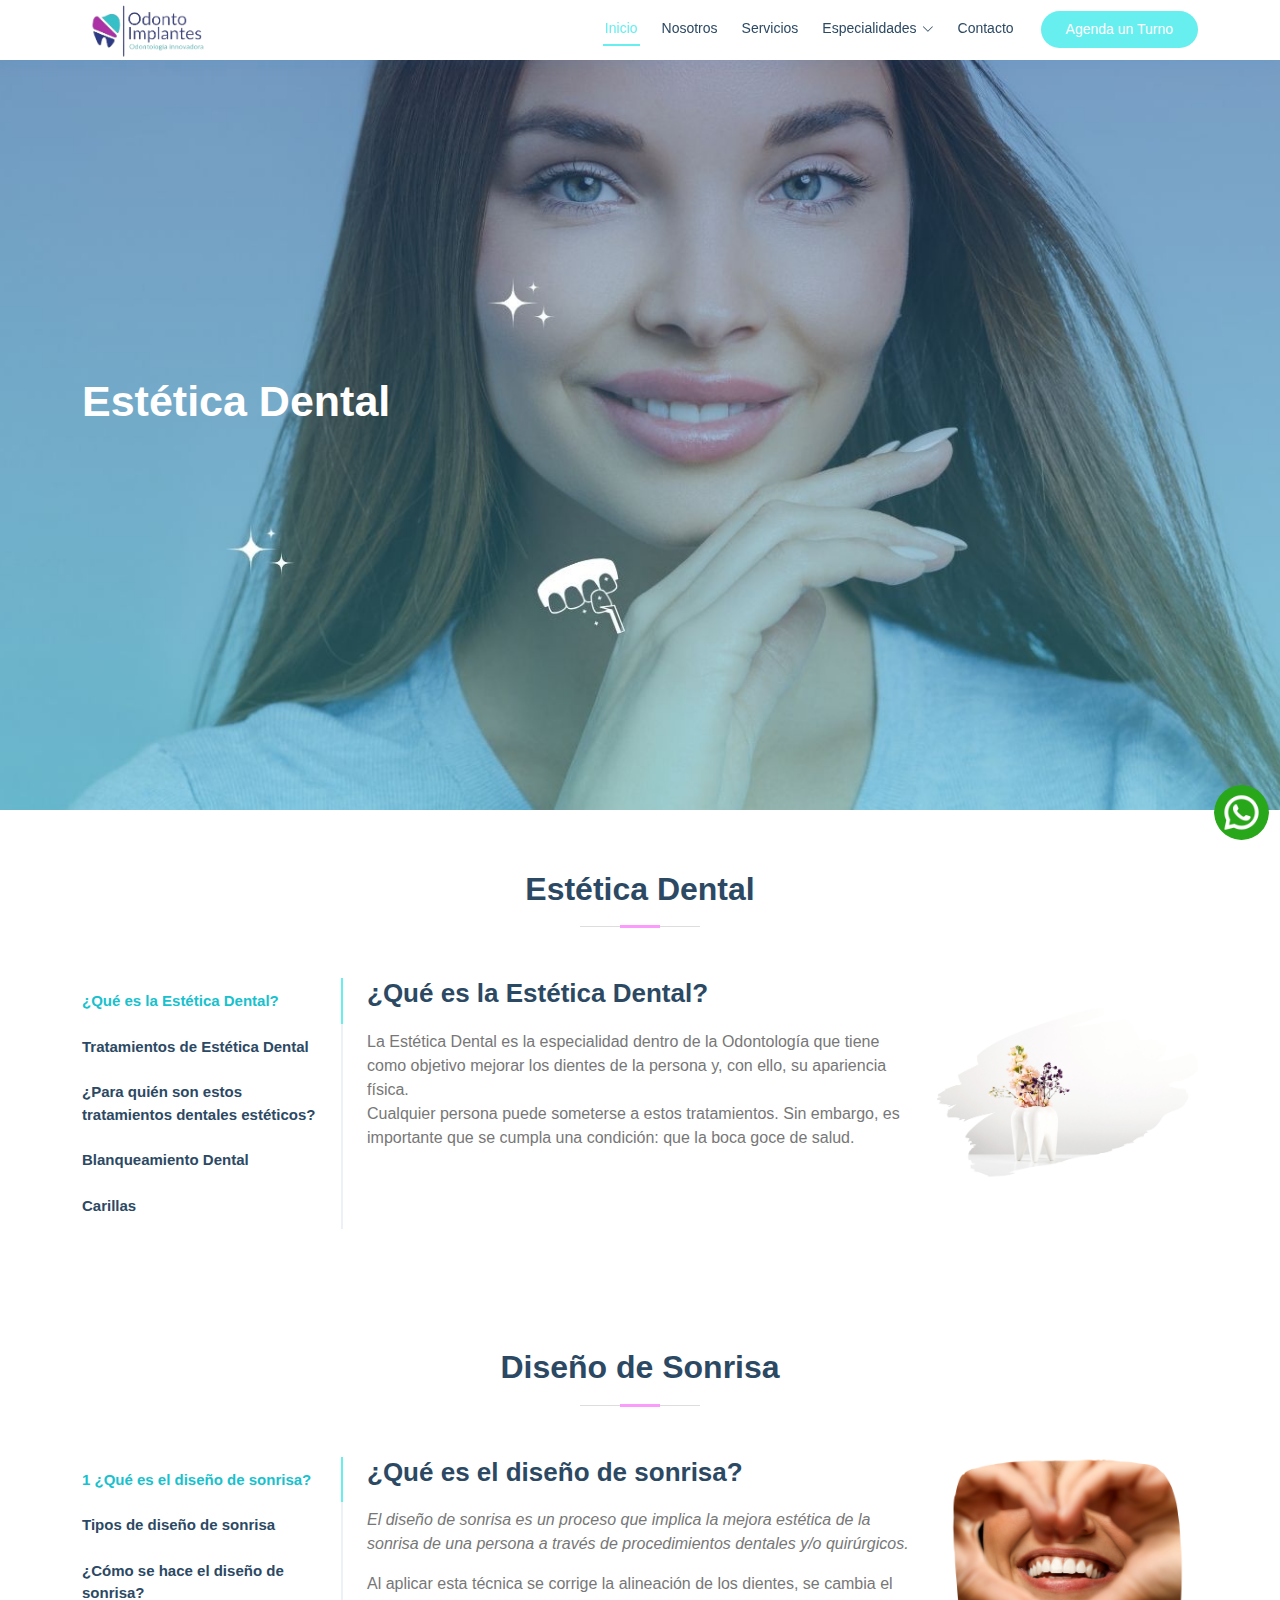
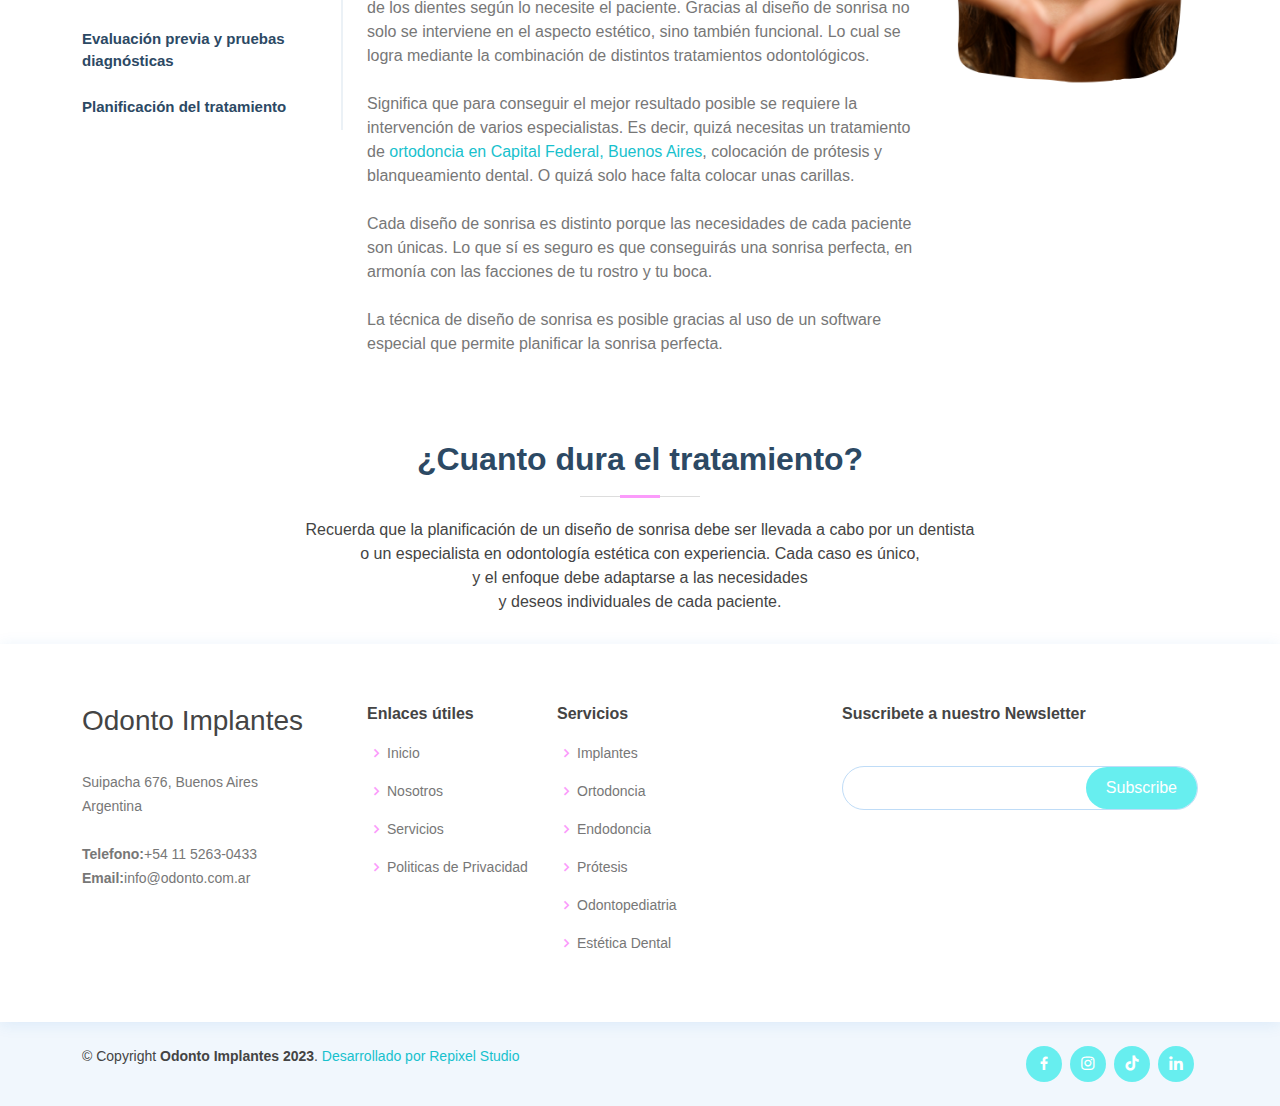
<file: estetica.html>
<!DOCTYPE html>
<html lang="es">

<head>
  <meta charset="utf-8">
  <meta content="width=device-width, initial-scale=1.0" name="viewport">
  <title>Estética Dental</title>
  <meta content="" name="description">
  <meta content="" name="keywords">

  <!-- Favicons -->
  <link href="assets/img/favicon.png" rel="icon">
  <link href="assets/img/apple-touch-icon.png" rel="apple-touch-icon">

  <!-- Google Fonts -->
  <link href="https: //fonts.googleapis.com/css2? familia= Lato:wght@100;300;400;700;900 & display=swap"
    rel="stylesheet">

  <!-- Vendor CSS Files -->
  <link href="assets/vendor/fontawesome-free/css/all.min.css" rel="stylesheet">
  <link href="assets/vendor/animate.css/animate.min.css" rel="stylesheet">
  <link href="assets/vendor/bootstrap/css/bootstrap.min.css" rel="stylesheet">
  <link href="assets/vendor/bootstrap-icons/bootstrap-icons.css" rel="stylesheet">
  <link href="assets/vendor/boxicons/css/boxicons.min.css" rel="stylesheet">
  <link href="assets/vendor/glightbox/css/glightbox.min.css" rel="stylesheet">
  <link href="assets/vendor/remixicon/remixicon.css" rel="stylesheet">
  <link href="assets/vendor/swiper/swiper-bundle.min.css" rel="stylesheet">

  <!-- Template Main CSS File -->
  <link href="assets/css/style.css" rel="stylesheet">

</head>

<body>

  <!-- ======= Header ======= -->
  <header id="header" class="fixed-top">
    <div class="container d-flex align-items-center">

      <!--<h1 class="logo me-auto"><a href="index.html">Medilab</a></h1>-->
      <!-- Uncomment below if you prefer to use an image logo -->
      <a href="index.html" class="logo me-auto"><img src="assets/img/logo.png" alt="Logo de odonto implantes"
          class="img-fluid"></a>

      <nav id="navbar" class="navbar order-last order-lg-0">
        <ul>
          <li><a class="nav-link scrollto active" href="index.html#hero" target="_blank">Inicio</a></li>
          <li><a class="nav-link scrollto" href="index.html#about" target="_blank">Nosotros</a></li>
          <li><a class="nav-link scrollto" href="index.html#services" target="_blank">Servicios</a></li>
          <li class="dropdown"><a href="#"><span>Especialidades</span> <i class="bi bi-chevron-down"></i></a>
            <ul>
              <li><a href="implantes.html" target="_blank">Implantes</a></li>
              <li><a href="ortodoncia.html" target="_blank ">Ortodoncia</a></li>
              <li><a href="endodoncia.html" target="_blank">Endodoncia</a></li>
              <li><a href="protesis.html" target="_blank">Protesis</a></li>
              <li><a href="odontopediatria.html" target="_blank">Odontopediatria</a></li>
              <li><a href="cirugiamaxilo.html" target="_blank">Estética Dental</a></li>
            </ul>
          </li>
          <li><a class="nav-link scrollto" href="index.html#contact" target="_blank">Contacto</a></li>
        </ul>
        <i class="bi bi-list mobile-nav-toggle"></i>
      </nav><!-- .navbar -->

      <a href="https://api.whatsapp.com/send?phone=541132579754" class="appointment-btn scrollto" target="_blank"><span
          class="d-none d-md-inline"></span> Agenda un Turno</a>

    </div>
  </header><!-- End Header -->

  <!-- ======= Hero Section ======= -->
  <section id="hero-aesthetics" class="d-flex align-items-center">
    <div class="container">
      <h1>Estética Dental</h1>
      <h2></h2>
      <a href="#about" class="btn-get-started scrollto"></a>
    </div>
  </section><!-- End Hero -->
  <!-- ======= dental Aesthetics Section ======= -->
  <section id="ortodoncia" class="ortodoncia">
    <div class="container">

      <div class="section-title">
        <h2>Estética Dental</h2>
        <p></p>
      </div>

      <div class="row gy-4">
        <div class="col-lg-3">
          <ul class="nav nav-tabs flex-column">
            <li class="nav-item">
              <a class="nav-link active show" data-bs-toggle="tab" href="#tab-1">¿Qué es la Estética Dental?</a>
            </li>
            <li class="nav-item">
              <a class="nav-link" data-bs-toggle="tab" href="#tab-2">Tratamientos de Estética Dental</a>
            </li>
            <li class="nav-item">
              <a class="nav-link" data-bs-toggle="tab" href="#tab-3">¿Para quién son estos tratamientos dentales
                estéticos?</a>
            </li>
            <li class="nav-item">
              <a class="nav-link" data-bs-toggle="tab" href="#tab-4">Blanqueamiento Dental</a>
            </li>
            <li class="nav-item">
              <a class="nav-link" data-bs-toggle="tab" href="#tab-5">Carillas</a>
            </li>
          </ul>
        </div>
        <div class="col-lg-9">
          <div class="tab-content">
            <div class="tab-pane active show" id="tab-1">
              <div class="row gy-4">
                <div class="col-lg-8 details order-2 order-lg-1">
                  <h3>¿Qué es la Estética Dental?</h3>
                  <p class="fst-italic"></p>
                  <p>La Estética Dental es la especialidad dentro de la Odontología que tiene como objetivo mejorar los
                    dientes de la persona y, con ello, su apariencia física.<br>Cualquier persona puede someterse a
                    estos tratamientos.
                    Sin embargo, es importante que se cumpla una condición: que la boca goce de salud.
                  </p>
                </div>
                <div class="col-lg-4 text-center order-1 order-lg-2">
                  <img src="assets/img/estetica-1.png" alt="" class="img-fluid">
                </div>
              </div>
            </div>
            <div class="tab-pane" id="tab-2">
              <div class="row gy-4">
                <div class="col-lg-8 details order-2 order-lg-1">
                  <h3>Tratamientos de Estética Dental</h3>
                  <p class="fst-italic"></p>
                  <p>Para que cumplan sus objetivos estéticos, este tipo de tratamientos deben ser personalizados en
                    función de cada paciente.

                    De esta manera, nos aseguraremos de que le estamos proponiendo y ofreciendo la solución que mejor se
                    adapta a sus necesidades. <br>
                    <br>
                    Es decir, si el caso implica la corrección de varios dientes, lo primero que hacemos en nuestra
                    clínica dental es llevar a cabo es un análisis facial de la persona a la que vamos a tratar.

                    Así, estudiaremos sus facciones, medidas y proporciones. <br>
                    <br>
                    Una vez dado este paso, realizaremos el diseño de la sonrisa, teniendo en cuenta aspectos como la
                    posición, el color, la forma y el tamaño de los dientes.

                    Con esto, podremos determinar los detalles del procedimiento que vamos a realizar.
                  </p>
                </div>
                <div class="col-lg-4 text-center order-1 order-lg-2">
                  <img src="assets/img/estetica-2.png" alt="" class="img-fluid">
                </div>
              </div>
            </div>
            <div class="tab-pane" id="tab-3">
              <div class="row gy-4">
                <div class="col-lg-8 details order-2 order-lg-1">
                  <h3>¿Para quién son estos tratamientos dentales estéticos?</h3>
                  <p class="fst-italic"></p>
                  <p>Esta área de la Odontología es, posiblemente, la que más ha evolucionado de todas.

                    Y, además, es una de las especialidades más demandadas actualmente. <br>
                    <br>
                    Si bien es cierto que hace unos años este tipo de tratamientos eran conocidos porque los personajes
                    famosos se sometían a ellos, hoy en día están al alcance del público en general. <br>
                    <br>
                    Además, en el pasado, casi la totalidad de los pacientes de esta especialidad eran mujeres.

                    Sin embargo, podemos decir que actualmente en nuestra clínica dental también hay una gran cantidad
                    de hombres que se interesa por estos tratamientos dentales estéticos. <br>

                  </p>
                </div>
                <div class="col-lg-4 text-center order-1 order-lg-2">
                  <img src="assets/img/estetica-3.png" alt="" class="img-fluid">
                </div>
              </div>
            </div>
            <div class="tab-pane" id="tab-4">
              <div class="row gy-4">
                <div class="col-lg-8 details order-2 order-lg-1">
                  <h3>Blanqueamiento Dental</h3>
                  <p class="fst-italic"></p>
                  <p>El blanqueamiento permite aclarar el color de los dientes que han perdido su blanco natural, ya sea
                    por el lógico paso del tiempo, el consumo de tabaco o el uso de tetraciclinas.
                    <br><br>
                    Al igual que las carillas, el blanqueamiento también es un tratamiento con el que se obtienen
                    resultados de manera rápida.

                    Pero, además, se consiguen unos cambios muy notables en la sonrisa.
                    <br><br>
                    El blanqueamiento dental que llevamos a cabo en nuestra clínica tiene una duración total de un mes.
                    <br><br>
                    Este consta de una sesión de lámpara de luz fría y unas férulas con gel blanqueador que el paciente
                    se coloca cada noche en su casa (15 días antes y 15 días después de la sesión de lámpara).

                  </p>
                </div>
                <div class="col-lg-4 text-center order-1 order-lg-2">
                  <img src="assets/img/estetica-4.png" alt="" class="img-fluid">
                </div>
              </div>
            </div>
            <div class="tab-pane" id="tab-5">
              <div class="row gy-4">
                <div class="col-lg-8 details order-2 order-lg-1">
                  <h3>Carillas</h3>
                  <p class="fst-italic"></p>
                  Por citar solamente unos ejemplos, las carillas permiten corregir unos dientes separados (distemas),
                  apiñados, rotos, pequeños o de color amarillento.
                  <br><br>
                  La principal ventaja de las carillas estéticas es que el proceso desde que el paciente decide
                  ponérselas hasta que se hacen y se colocan es rápido.
                  </p>
                </div>
                <div class="col-lg-4 text-center order-1 order-lg-2">
                  <img src="assets/img/estetica-5.png" alt="" class="img-fluid">
                </div>
              </div>
            </div>
          </div>
        </div>
      </div>

    </div>
  </section><!-- End aesthetics Section -->

  <!-- ======= smile design Section ======= -->

  <section id="departments" class="departments">
    <div class="container">

      <div class="section-title">
        <h2>Diseño de Sonrisa</h2>
        <p></p>
      </div>

      <div class="row gy-4">
        <div class="col-lg-3">
          <ul class="nav nav-tabs flex-column">
            <li class="nav-item">
              <a class="nav-link active show" data-bs-toggle="tab" href="#tab-6">1 ¿Qué es el diseño de sonrisa?</a>
            </li>
            <li class="nav-item">
              <a class="nav-link" data-bs-toggle="tab" href="#tab-7">Tipos de diseño de sonrisa</a>
            </li>
            <li class="nav-item">
              <a class="nav-link" data-bs-toggle="tab" href="#tab-8">¿Cómo se hace el diseño de sonrisa?</a>
            </li>
            <li class="nav-item">
              <a class="nav-link" data-bs-toggle="tab" href="#tab-9">Evaluación previa y pruebas diagnósticas</a>
            </li>
            <li class="nav-item">
              <a class="nav-link" data-bs-toggle="tab" href="#tab-10">Planificación del tratamiento</a>
            </li>
          </ul>
        </div>
        <div class="col-lg-9">
          <div class="tab-content">
            <div class="tab-pane active show" id="tab-6">
              <div class="row gy-4">
                <div class="col-lg-8 details order-2 order-lg-1">
                  <h3>¿Qué es el diseño de sonrisa?</h3>
                  <p class="fst-italic">El diseño de sonrisa es un proceso que implica la mejora estética de la sonrisa
                    de una persona a través de procedimientos dentales y/o quirúrgicos.</p>
                  <p>Al aplicar esta técnica se corrige la alineación de los dientes, se cambia el
                    de los dientes según lo necesite el paciente.
                    Gracias al diseño de sonrisa no solo se interviene en el aspecto estético, sino también funcional.
                    Lo cual se logra mediante la combinación de distintos tratamientos odontológicos. <br><br>

                    Significa que para conseguir el mejor resultado posible se requiere la intervención de varios
                    especialistas. Es decir, quizá necesitas un tratamiento de <a href="ortodoncia.html"
                      target="_blank">
                      ortodoncia en Capital Federal, Buenos Aires</a>, colocación de prótesis y blanqueamiento dental. O
                    quizá solo hace falta colocar unas carillas. <br><br>

                    Cada diseño de sonrisa es distinto porque las necesidades de cada paciente son únicas. Lo que sí es
                    seguro es que conseguirás una sonrisa perfecta, en armonía con las facciones de tu rostro y tu boca.
                    <br><br>

                    La técnica de diseño de sonrisa es posible gracias al uso de un software especial que permite
                    planificar la sonrisa perfecta. <br><br>
                  </p>
                </div>
                <div class="col-lg-4 text-center order-1 order-lg-2">
                  <img src="assets/img/estetica-dental/1.png" alt="" class="img-fluid">
                </div>
              </div>
            </div>
            <div class="tab-pane" id="tab-7">
              <div class="row gy-4">
                <div class="col-lg-8 details order-2 order-lg-1">
                  <h3>Tipos de diseño de sonrisa</h3>
                  <p class="fst-italic">Cada diseño de sonrisa requiere una serie de tratamientos. De acuerdo a los que
                    se vayan a aplicar pueden ser no invasivos o complejos.
                  </p>
                  <p>
                    Diseño de sonrisa no invasivo: implica tratamientos que duran poco tiempo. Pueden incluir, por
                    ejemplo, blanqueamientos, limpiezas, coronas individuales, carillas, entre otros. <br><br>
                    Diseños de sonrisa complejos: en este caso hay que aplicar tratamientos que toman más tiempo como
                    rehabilitación oral u ortodoncia. <br><br>
                    Cualquier persona puede hacerse un diseño de sonrisa. Para ello el odontólogo se encargará de hacer
                    las pruebas necesarias con las que determinará los tratamientos a aplicar. <br><br>

                    Hay que tener en cuenta que antes de aplicar esta técnica hay que corregir cualquier problema en la
                    boca, como caries, entre otros, lo que extenderá el tiempo que lleve el tratamiento.
                  </p>
                </div>
                <div class="col-lg-4 text-center order-1 order-lg-2">
                  <img src="assets/img/estetica-dental/2.png" alt="" class="img-fluid">
                </div>
              </div>
            </div>
            <div class="tab-pane" id="tab-8">
              <div class="row gy-4">
                <div class="col-lg-8 details order-2 order-lg-1">
                  <h3>¿Cómo se hace el diseño de sonrisa?</h3>
                  <p class="fst-italic">Los pacientes que acuden al odontólogo por este tratamiento quieren tener una
                    sonrisa perfecta y que a su vez luzca natural. <br> Por eso se hace un estudio minucioso de la boca
                    y el rostro de la persona; de esta manera se eligen los procedimientos más adecuados.</p>
                  <p>El diseño de sonrisa se resume en tres pasos principales: evaluación, planificación y aplicación
                    del tratamiento.
                  </p>
                </div>
                <div class="col-lg-4 text-center order-1 order-lg-2">
                  <img src="assets/img/estetica-dental/3.png" alt="" class="img-fluid">
                </div>
              </div>
            </div>
            <div class="tab-pane" id="tab-9">
              <div class="row gy-4">
                <div class="col-lg-8 details order-2 order-lg-1">
                  <h3>Evaluación previa y pruebas diagnósticas</h3>
                  <p class="fst-italic">El contacto inicial con el dentista es para valorar tus expectativas sobre este
                    tratamiento y evaluar la condición de tu boca. Puedes esperar que se hagan radiografías y un estudio
                    minucioso de dientes y encías.</p>
                  <p>
                    Todo esto se hace con el objetivo de conocer el estado de tu boca y descartar cualquier problema
                    como caries, erosión dental, infecciones o cualquier otro. Si lo hubiera, es preciso corregirlo
                    antes de proceder con el diseño de sonrisa.
                  </p>
                </div>
                <div class="col-lg-4 text-center order-1 order-lg-2">
                  <img src="assets/img/estetica-dental/4.png" alt="" class="img-fluid">
                </div>
              </div>
            </div>
            <div class="tab-pane" id="tab-10">
              <div class="row gy-4">
                <div class="col-lg-8 details order-2 order-lg-1">
                  <h3>Planificación del tratamiento</h3>
                  <p class="fst-italic">
                    El plan puede incluir tratamientos como blanqueamiento dental, ortodoncia, restauraciones dentales
                    (carillas, coronas, implantes) y procedimientos periodontales.</p>
                  <p>
                    Presupuesto y cronograma:

                    Proporciona al paciente un presupuesto detallado que incluya los costos de cada procedimiento.
                    Establece un cronograma de tratamiento que indique cuándo se llevará a cabo cada paso. <br><br>

                    Implementación del tratamiento:

                    Realiza los procedimientos de acuerdo con el plan de tratamiento.
                    Asegúrate de que el paciente esté cómodo y comprenda las instrucciones de cuidado postoperatorio.
                    <br><br>

                    Seguimiento y ajustes:

                    Realiza seguimiento con el paciente para evaluar el progreso y realizar ajustes si es necesario.
                    Realiza controles regulares para mantener la salud bucal y la estética a largo plazo. <br><br>

                    Cuidado a largo plazo:

                    Educa al paciente sobre la importancia del cuidado dental continuo, incluyendo cepillado, uso de
                    hilo dental y visitas regulares al dentista.
                  </p>
                </div>
                <div class="col-lg-4 text-center order-1 order-lg-2">
                  <img src="assets/img/estetica-dental/5.png" alt="" class="img-fluid">
                </div>
              </div>
            </div>
          </div>
        </div>
      </div>

    </div>
  </section><!-- End smile design Section -->
  <div class="section-title">
    <h2>¿Cuanto dura el tratamiento?</h2>
    <p>Recuerda que la planificación de un diseño de sonrisa debe ser llevada a cabo por un dentista <br> o un
      especialista en odontología estética con experiencia. Cada caso es único, <br> y el enfoque debe adaptarse a las
      necesidades <br>y deseos individuales de cada paciente.</p>
  </div>
  </section><!-- End Services Section -->

  </main><!-- End #main -->
  <!-- ======= Footer ======= -->
  <footer id="footer">
    <div class="footer-top">
      <div class="container">
        <div class="row">
          <div class="col-lg-3 col-md-6 footer-contact">
            <h3>Odonto Implantes</h3>
            <p>
              <br>
              Suipacha 676, Buenos Aires<br>
              Argentina<br><br>
              <strong>Telefono:</strong>+54 11 5263-0433<br>
              <strong>Email:</strong>info@odonto.com.ar<br>
            </p>
          </div>

          <div class="col-lg-2 col-md-6 footer-links">
            <h4>Enlaces útiles</h4>
            <ul>
              <li><i class="bx bx-chevron-right"></i> <a href="index.html#hero" target="_blank">Inicio</a></li>
              <li><i class="bx bx-chevron-right"></i> <a href="index.html#about" target="_blank">Nosotros</a></li>
              <li><i class="bx bx-chevron-right"></i> <a href="index.html#services" target="_blank">Servicios</a></li>
              <li><i class="bx bx-chevron-right"></i> <a href="politica.html">Politicas de Privacidad</a></li>
            </ul>
          </div>

          <div class="col-lg-3 col-md-6 footer-links">
            <h4>Servicios</h4>
            <ul>
              <li><i class="bx bx-chevron-right"></i> <a href="#hero-implantes">Implantes</a></li>
              <li><i class="bx bx-chevron-right"></i> <a href="ortodoncia.html" target="_blank">Ortodoncia</a></li>
              <li><i class="bx bx-chevron-right"></i> <a href="endodoncia.html" target="_blank">Endodoncia</a></li>
              <li><i class="bx bx-chevron-right"></i> <a href="protesis.html" target="_blank">Prótesis</a></li>
              <li><i class="bx bx-chevron-right"></i> <a href="odontopediatria.html" target="_blank">Odontopediatria</a>
              </li>
              <li><i class="bx bx-chevron-right"></i> <a href="estetica.html" target="_blank">Estética
                  Dental</a></li>
            </ul>
          </div>

          <div class="col-lg-4 col-md-6 footer-newsletter">
            <h4>Suscribete a nuestro Newsletter</h4>
            <!--<p>Tamen quem nulla quae legam multos aute sint culpa legam noster magna</p>-->
            <form action="" method="post">
              <input type="email" name="email"><input type="submit" value="Subscribe">
            </form>
          </div>

        </div>
      </div>
    </div>

    <div class="container d-md-flex py-4">

      <div class="me-md-auto text-center text-md-start">
        <div class="copyright">
          &copy; Copyright <strong><span>Odonto Implantes 2023</span></strong>. <a
            href="https://nanweb2022.github.io/Repixelstudio/" target="_blank">Desarrollado
            por
            Repixel Studio</a>
        </div>

      </div>
      <div class="social-links text-center text-md-right pt-3 pt-md-0">
        <a href="https://www.facebook.com/odontoimplantes2023" class="facebook" target="_blank"><i
            class="bx bxl-facebook"></i></a>
        <a href="https://www.instagram.com/odontoimplantes_" class="instagram" target="_blank"><i
            class="bx bxl-instagram"></i></a>
        <a href="https://www.tiktok.com/@odontoimplantes_" class="google-plus" target="_blank"><i
            class="bx bxl-tiktok"></i></a>
        <a href="https://www.linkedin.com/company/odontoimplantes" class="linkedin" target="_blank"><i
            class="bx bxl-linkedin"></i></a>
      </div>
      <!--Whatsapp-->
      <Div>
        <a href="https://api.whatsapp.com/send?phone=541132579754" class="btn-whapp" target="_blank"><img
            src="assets/img/whatsapp.png" alt="burbuja de whatsapp" /></a>
      </Div>
    </div>
  </footer><!-- End Footer -->

  <div id="preloader"></div>
  <a href="#" class="back-to-top d-flex align-items-center justify-content-center"><i
      class="bi bi-arrow-up-short"></i></a>

  <!-- Vendor JS Files -->
  <script src="assets/vendor/purecounter/purecounter_vanilla.js"></script>
  <script src="assets/vendor/bootstrap/js/bootstrap.bundle.min.js"></script>
  <script src="assets/vendor/glightbox/js/glightbox.min.js"></script>
  <script src="assets/vendor/swiper/swiper-bundle.min.js"></script>
  <script src="assets/vendor/php-email-form/validate.js"></script>

  <!-- Template Main JS File -->
  <script src="assets/js/main.js"></script>

</body>

</html>
</file>
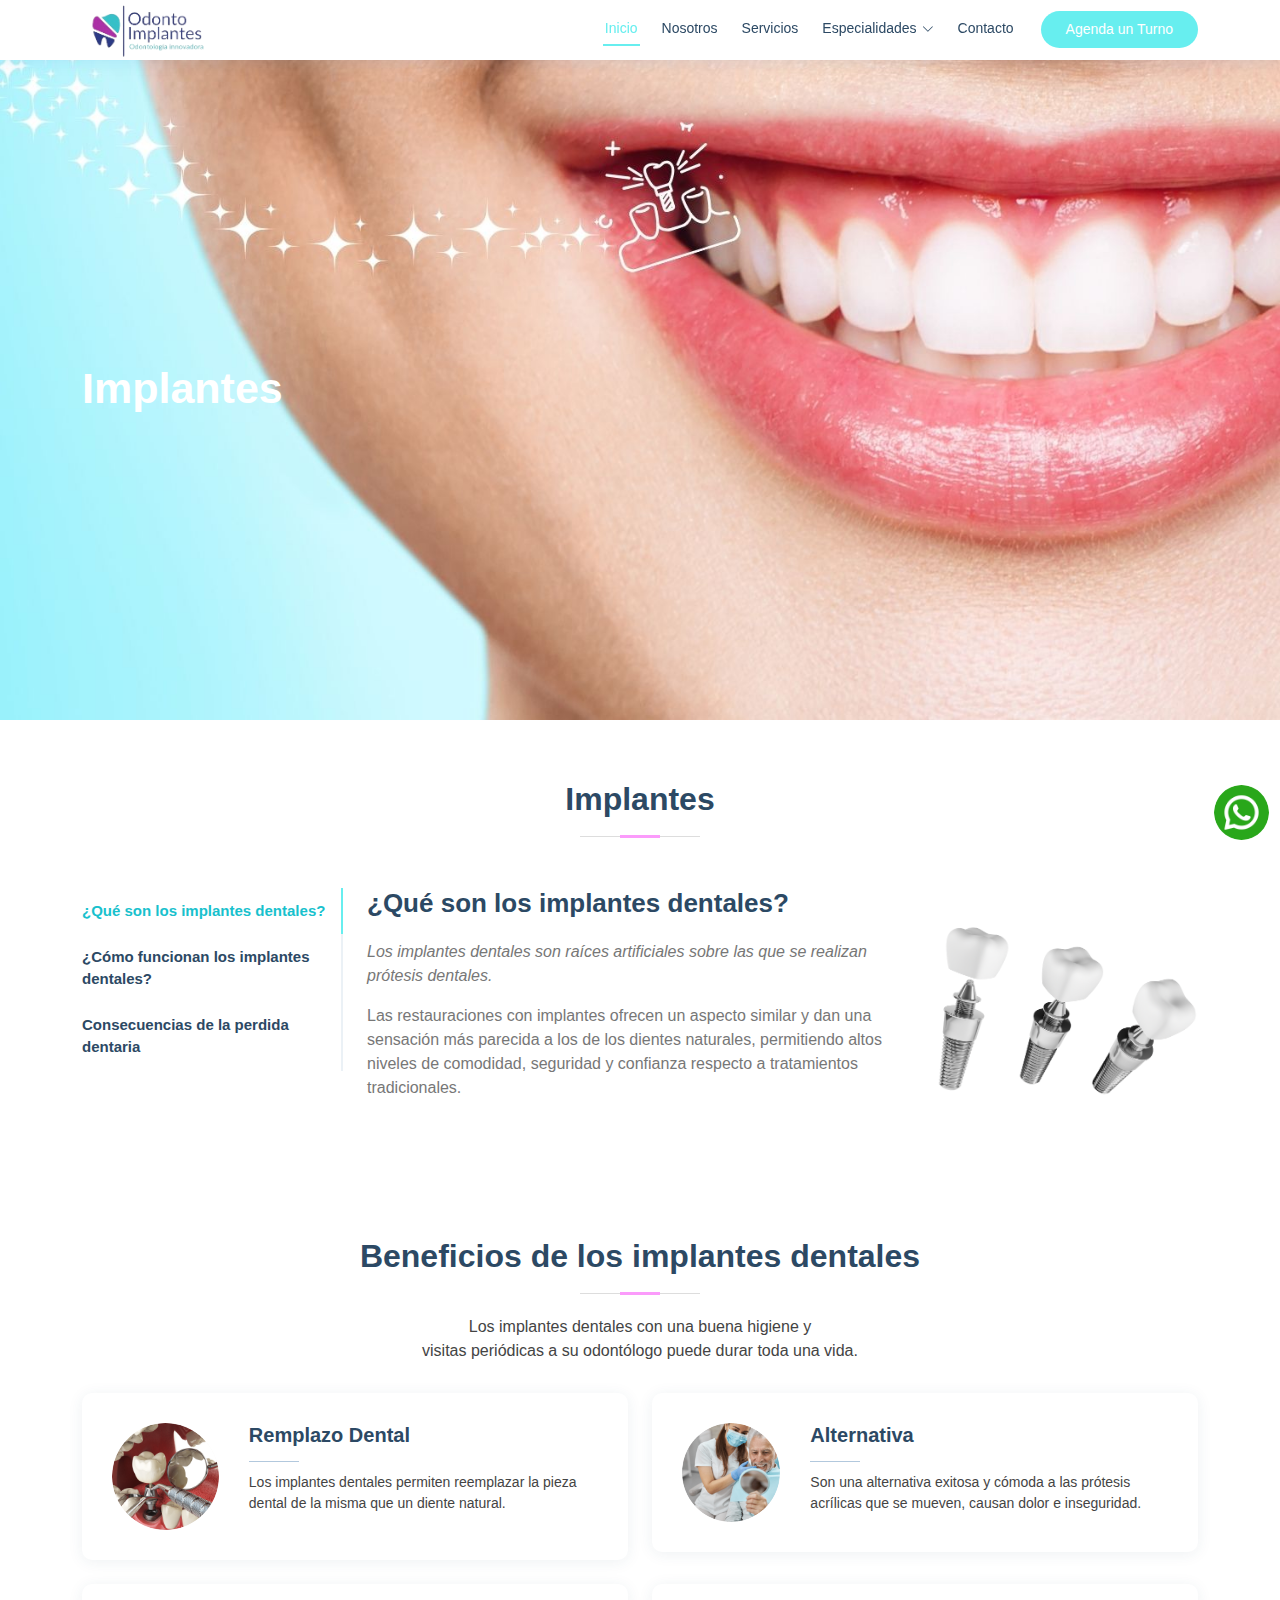
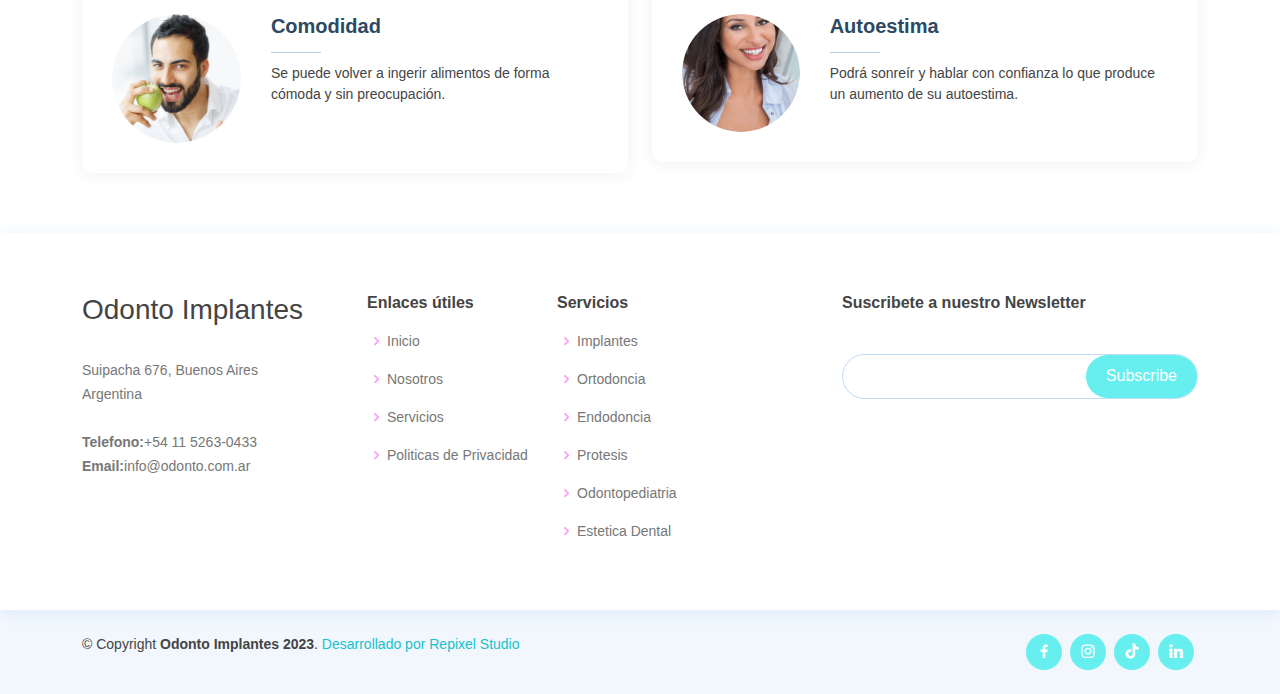
<file: implantes.html>
<!DOCTYPE html>
<html lang="es">

<head>
  <meta charset="utf-8">
  <meta content="width=device-width, initial-scale=1.0" name="viewport">
  <title>Implantes</title>
  <meta content="" name="description">
  <meta content="" name="keywords">

  <!-- Favicons -->
  <link href="assets/img/favicon.png" rel="icon">
  <link href="assets/img/apple-touch-icon.png" rel="apple-touch-icon">

  <!-- Google Fonts -->
  <link href="https: //fonts.googleapis.com/css2? familia= Lato:wght@100;300;400;700;900 & display=swap"
    rel="stylesheet">

  <!-- Vendor CSS Files -->
  <script src="https://www.google.com/recaptcha/api.js?render=Your_reCAPTCHA_site_key"></script>
  <link href="assets/vendor/fontawesome-free/css/all.min.css" rel="stylesheet">
  <link href="assets/vendor/animate.css/animate.min.css" rel="stylesheet">
  <link href="assets/vendor/bootstrap/css/bootstrap.min.css" rel="stylesheet">
  <link href="assets/vendor/bootstrap-icons/bootstrap-icons.css" rel="stylesheet">
  <link href="assets/vendor/boxicons/css/boxicons.min.css" rel="stylesheet">
  <link href="assets/vendor/glightbox/css/glightbox.min.css" rel="stylesheet">
  <link href="assets/vendor/remixicon/remixicon.css" rel="stylesheet">
  <link href="assets/vendor/swiper/swiper-bundle.min.css" rel="stylesheet">

  <!-- Template Main CSS File -->
  <link href="assets/css/style.css" rel="stylesheet">

  <!-- =======================================================-->

</head>

<body>
  <!-- ======= Header ======= -->
  <header id="header" class="fixed-top">
    <div class="container d-flex align-items-center">

      <!--<h1 class="logo me-auto"><a href="index.html">Medilab</a></h1>-->
      <!-- Uncomment below if you prefer to use an image logo -->
      <a href="index.html" class="logo me-auto"><img src="assets/img/logo.png" alt="Logo de odonto implantes"
          class="img-fluid"></a>

      <nav id="navbar" class="navbar order-last order-lg-0">
        <ul>
          <li><a class="nav-link scrollto active" href="index.html#hero" target="_blank">Inicio</a></li>
          <li><a class="nav-link scrollto" href="index.html#about" target="_blank">Nosotros</a></li>
          <li><a class="nav-link scrollto" href="index.html#services" target="_blank">Servicios</a></li>
          <li class="dropdown"><a href="#"><span>Especialidades</span> <i class="bi bi-chevron-down"></i></a>
            <ul>
              <li><a href="implantes.html" target="_blank">Implantes</a></li>
              <li><a href="ortodoncia.html" target="_blank ">Ortodoncia</a></li>
              <li><a href="endodoncia.html" target="_blank">Endodoncia</a></li>
              <li><a href="protesis.html" target="_blank">Protesis</a></li>
              <li><a href="odontopediatria.html" target="_blank">Odontopediatria</a></li>
              <li><a href="estetica.html" target="_blank"> Estetica Dental</a></li>
            </ul>
          </li>
          <li><a class="nav-link scrollto" href="index.html#contact" target="_blank">Contacto</a></li>
        </ul>
        <i class="bi bi-list mobile-nav-toggle"></i>
      </nav><!-- .navbar -->

      <a href="https://api.whatsapp.com/send?phone=541132579754" class="appointment-btn scrollto" target="_blank"><span
          class="d-none d-md-inline"></span> Agenda un Turno</a>

    </div>
  </header><!-- End Header -->


  <!-- ======= Hero Section ======= -->
  <section id="hero-implantes" class="d-flex align-items-center">
    <div class="container">
      <h1><br>Implantes</h1>
    </div>
  </section><!-- End Hero -->

  <!-- ======= Departments Section ======= -->
  <section id="departments" class="departments">
    <div class="container">

      <div class="section-title">
        <h2>Implantes</h2>
      </div>

      <div class="row gy-4">
        <div class="col-lg-3">
          <ul class="nav nav-tabs flex-column">
            <li class="nav-item">
              <a class="nav-link active show" data-bs-toggle="tab" href="#tab-1">¿Qué son los implantes dentales?</a>
            </li>
            <li class="nav-item">
              <a class="nav-link" data-bs-toggle="tab" href="#tab-2">¿Cómo funcionan los implantes dentales?</a>
            </li>
            <li class="nav-item">
              <a class="nav-link" data-bs-toggle="tab" href="#tab-3">Consecuencias de la perdida dentaria</a>
            </li>
          </ul>
        </div>
        <div class="col-lg-9">
          <div class="tab-content">
            <div class="tab-pane active show" id="tab-1">
              <div class="row gy-4">
                <div class="col-lg-8 details order-2 order-lg-1">
                  <h3>¿Qué son los implantes dentales?</h3>
                  <p class="fst-italic">Los implantes dentales son raíces artificiales sobre las que se realizan
                    prótesis dentales. </p>
                  <p>Las restauraciones con implantes ofrecen un aspecto similar y dan una sensación más parecida a
                    los de los dientes naturales, permitiendo altos niveles de comodidad, seguridad y confianza
                    respecto a tratamientos tradicionales.</p>
                </div>
                <div class="col-lg-4 text-center order-1 order-lg-2">
                  <img src="assets/img/departments-1.png" alt="" class="img-fluid">
                </div>
              </div>
            </div>
            <div class="tab-pane" id="tab-2">
              <div class="row gy-4">
                <div class="col-lg-8 details order-2 order-lg-1">
                  <h3>¿Cómo funcionan los implantes dentales?</h3>
                  <p class="fst-italic">Un implante dental es una pequeña "fijación" de titanio que se inserta en la
                    mandíbula o en el maxilar para ocupar el lugar de la raíz del diente o dientes ausentes.</p>
                  <p>Después de la integración ósea (cuando el hueso circundante ha cicatrizado alrededor del
                    implante), se puede colocar la prótesis (dientes artificiales) sobre los implantes.</p>
                </div>
                <div class="col-lg-4 text-center order-1 order-lg-2">
                  <img src="assets/img/departments-2.png" alt="" class="img-fluid">
                </div>
              </div>
            </div>
            <div class="tab-pane" id="tab-3">
              <div class="row gy-4">
                <div class="col-lg-8 details order-2 order-lg-1">
                  <h3>Consecuencias de la perdida dentaria</h3>
                  <p class="fst-italic"></p>
                  <p>La pérdida dental puede causar problemas en la masticación, habla, estética y salud bucal,
                    incluyendo cambios en la mandíbula y mayor riesgo de enfermedades periodontales. Puede afectar la
                    calidad de vida y la salud general, pero se pueden abordar con tratamientos dentales adecuados.
                  </p>
                </div>
                <div class="col-lg-4 text-center order-1 order-lg-2">
                  <img src="assets/img/departments-3.png" alt="" class="img-fluid">
                </div>
              </div>
            </div>
          </div>
        </div>
      </div>
    </div>
    </div>

    </div>
  </section><!-- End Departments Section -->

  <!-- ======= implantes beneficios ======= -->
  <section id="doctors" class="doctors">
    <div class="container">

      <div class="section-title">
        <h2>Beneficios de los implantes dentales</h2>
        <p>Los implantes dentales con una buena higiene y <br>visitas periódicas a su odontólogo puede durar toda una
          vida.</p>
      </div>

      <div class="row">

        <div class="col-lg-6">
          <div class="member d-flex align-items-start">
            <div class="pic"><img src="assets/img/doctors/doctors-1.png" class="img-fluid" alt=""></div>
            <div class="member-info">
              <h4>Remplazo Dental</h4>
              <span></span>
              <p>Los implantes dentales permiten reemplazar la pieza dental de la misma que un diente natural.</p>
            </div>
          </div>
        </div>

        <div class="col-lg-6 mt-4 mt-lg-0">
          <div class="member d-flex align-items-start">
            <div class="pic"><img src="assets/img/doctors/doctors-2.png" class="img-fluid" alt=""></div>
            <div class="member-info">
              <h4>Alternativa</h4>
              <span></span>
              <p>Son una alternativa exitosa y cómoda a las prótesis acrílicas que se mueven, causan dolor e
                inseguridad.</p>
            </div>
          </div>
        </div>

        <div class="col-lg-6 mt-4">
          <div class="member d-flex align-items-start">
            <div class="pic"><img src="assets/img/doctors/doctors-3.png" class="img-fluid" alt=""></div>
            <div class="member-info">
              <h4>Comodidad</h4>
              <span></span>
              <p>Se puede volver a ingerir alimentos de forma cómoda y sin preocupación.</p>
            </div>
          </div>
        </div>

        <div class="col-lg-6 mt-4">
          <div class="member d-flex align-items-start">
            <div class="pic"><img src="assets/img/doctors/doctors-4.png" class="img-fluid" alt=""></div>
            <div class="member-info">
              <h4>Autoestima</h4>
              <span></span>
              <p>Podrá sonreír y hablar con confianza lo que produce un aumento de su autoestima.</p>
            </div>
          </div>
        </div>

      </div>

    </div>
  </section><!-- End Doctors Section -->

  </main><!-- End #main -->

  <!-- ======= Footer ======= -->
  <footer id="footer">
    <div class="footer-top">
      <div class="container">
        <div class="row">
          <div class="col-lg-3 col-md-6 footer-contact">
            <h3>Odonto Implantes</h3>
            <p>
              <br>
              Suipacha 676, Buenos Aires<br>
              Argentina<br><br>
              <strong>Telefono:</strong>+54 11 5263-0433<br>
              <strong>Email:</strong>info@odonto.com.ar <br>
            </p>
          </div>

          <div class="col-lg-2 col-md-6 footer-links">
            <h4>Enlaces útiles</h4>
            <ul>
              <li><i class="bx bx-chevron-right"></i> <a href="index.html#hero" target="_blank">Inicio</a></li>
              <li><i class="bx bx-chevron-right"></i> <a href="index.html#about" target="_blank">Nosotros</a></li>
              <li><i class="bx bx-chevron-right"></i> <a href="index.html#services" target="_blank">Servicios</a></li>
              <li><i class="bx bx-chevron-right"></i> <a href="politica.html">Politicas de Privacidad</a></li>
            </ul>
          </div>

          <div class="col-lg-3 col-md-6 footer-links">
            <h4>Servicios</h4>
            <ul>
              <li><i class="bx bx-chevron-right"></i> <a href="#hero-implantes">Implantes</a></li>
              <li><i class="bx bx-chevron-right"></i> <a href="ortodoncia.html" target="_blank">Ortodoncia</a></li>
              <li><i class="bx bx-chevron-right"></i> <a href="endodoncia.html" target="_blank">Endodoncia</a></li>
              <li><i class="bx bx-chevron-right"></i> <a href="protesis.html" target="_blank">Protesis</a></li>
              <li><i class="bx bx-chevron-right"></i> <a href="odontopediatria.html" target="_blank">Odontopediatria</a>
              </li>
              <li><i class="bx bx-chevron-right"></i> <a href="estetica.html" target="_blank">Estetica Dental</a></li>
            </ul>
          </div>

          <div class="col-lg-4 col-md-6 footer-newsletter">
            <h4>Suscribete a nuestro Newsletter</h4>
            <!--<p>Tamen quem nulla quae legam multos aute sint culpa legam noster magna</p>-->
            <form action="" method="post">
              <input type="email" name="email"><input type="submit" value="Subscribe">
            </form>
          </div>

        </div>
      </div>
    </div>

    <div class="container d-md-flex py-4">

      <div class="me-md-auto text-center text-md-start">
        <div class="copyright">
          &copy; Copyright <strong><span>Odonto Implantes 2023</span></strong>. <a
            href="https://nanweb2022.github.io/Repixelstudio/" target="_blank">Desarrollado por
            Repixel Studio</a>
        </div>

      </div>
      <div class="social-links text-center text-md-right pt-3 pt-md-0">
        <a href="https://www.facebook.com/odontoimplantes2023" class="facebook" target="_blank"><i
            class="bx bxl-facebook"></i></a>
        <a href="https://www.instagram.com/odontoimplantes_" class="instagram" target="_blank"><i
            class="bx bxl-instagram"></i></a>
        <a href="https://www.tiktok.com/@odontoimplantes_" class="google-plus" target="_blank"><i
            class="bx bxl-tiktok"></i></a>
        <a href="https://www.linkedin.com/company/odontoimplantes" class="linkedin" target="_blank"><i
            class="bx bxl-linkedin"></i></a>
      </div>
      <!--Whatsapp-->
      <Div>
        <a href="https://api.whatsapp.com/send?phone=541132579754" class="btn-whapp" target="_blank"><img
            src="assets/img/whatsapp.png" alt="burbuja de whatsapp" /></a>
      </Div>
    </div>
  </footer><!-- End Footer -->

  <div id="preloader"></div>
  <a href="#" class="back-to-top d-flex align-items-center justify-content-center"><i
      class="bi bi-arrow-up-short"></i></a>

  <!-- Vendor JS Files -->
  <script src="assets/vendor/purecounter/purecounter_vanilla.js"></script>
  <script src="assets/vendor/bootstrap/js/bootstrap.bundle.min.js"></script>
  <script src="assets/vendor/glightbox/js/glightbox.min.js"></script>
  <script src="assets/vendor/swiper/swiper-bundle.min.js"></script>
  <script src="assets/vendor/php-email-form/validate.js"></script>

  <!-- Template Main JS File -->
  <script src="assets/js/main.js"></script>
</body>

</html>
</file>
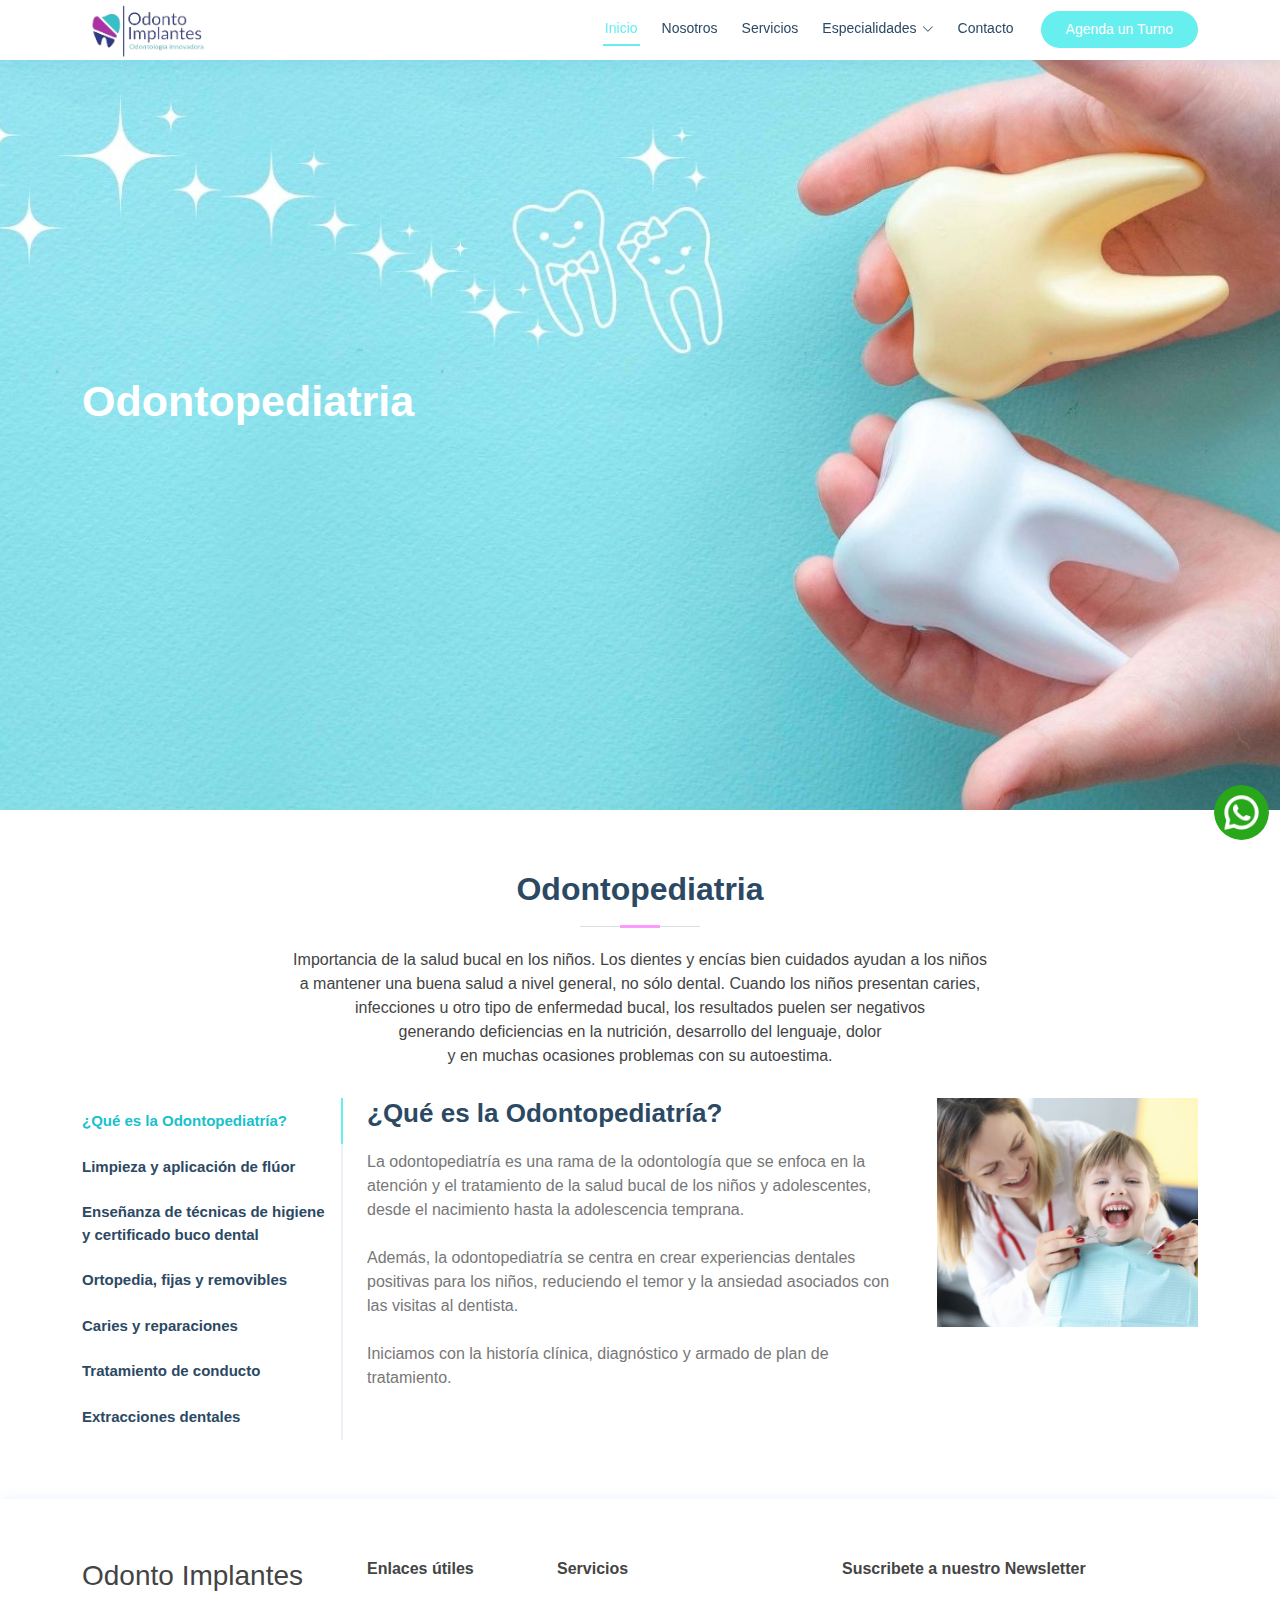
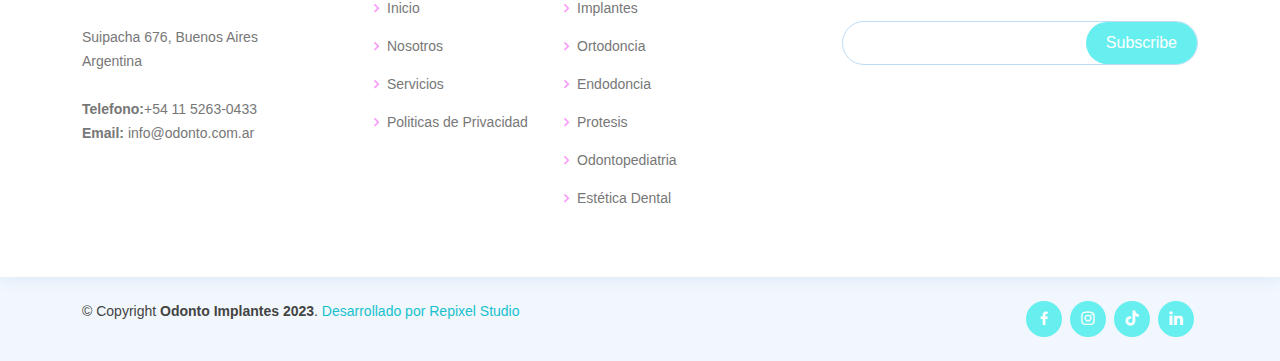
<file: odontopediatria.html>
<!DOCTYPE html>
<html lang="es">

<head>
  <meta charset="utf-8">
  <meta content="width=device-width, initial-scale=1.0" name="viewport">
  <title>Odontopediatria</title>
  <meta content="" name="description">
  <meta content="" name="keywords">

  <!-- Favicons -->
  <link href="assets/img/favicon.png" rel="icon">
  <link href="assets/img/apple-touch-icon.png" rel="apple-touch-icon">

  <!-- Google Fonts -->
  <link href="https: //fonts.googleapis.com/css2? familia= Lato:wght@100;300;400;700;900 & display=swap"
    rel="stylesheet">

  <!-- Vendor CSS Files -->
  <link href="assets/vendor/fontawesome-free/css/all.min.css" rel="stylesheet">
  <link href="assets/vendor/animate.css/animate.min.css" rel="stylesheet">
  <link href="assets/vendor/bootstrap/css/bootstrap.min.css" rel="stylesheet">
  <link href="assets/vendor/bootstrap-icons/bootstrap-icons.css" rel="stylesheet">
  <link href="assets/vendor/boxicons/css/boxicons.min.css" rel="stylesheet">
  <link href="assets/vendor/glightbox/css/glightbox.min.css" rel="stylesheet">
  <link href="assets/vendor/remixicon/remixicon.css" rel="stylesheet">
  <link href="assets/vendor/swiper/swiper-bundle.min.css" rel="stylesheet">

  <!-- Template Main CSS File -->
  <link href="assets/css/style.css" rel="stylesheet">

</head>

<body>
  <!-- ======= Header ======= -->
  <header id="header" class="fixed-top">
    <div class="container d-flex align-items-center">

      <!--<h1 class="logo me-auto"><a href="index.html">Medilab</a></h1>-->
      <!-- Uncomment below if you prefer to use an image logo -->
      <a href="index.html" class="logo me-auto"><img src="assets/img/logo.png" alt="Logo de odonto implantes"
          class="img-fluid"></a>

      <nav id="navbar" class="navbar order-last order-lg-0">
        <ul>
          <li><a class="nav-link scrollto active" href="index.html#hero" target="_blank">Inicio</a></li>
          <li><a class="nav-link scrollto" href="index.html#about" target="_blank">Nosotros</a></li>
          <li><a class="nav-link scrollto" href="index.html#services" target="_blank">Servicios</a></li>
          <li class="dropdown"><a href="#"><span>Especialidades</span> <i class="bi bi-chevron-down"></i></a>
            <ul>
              <li><a href="implantes.html" target="_blank">Implantes</a></li>
              <li><a href="ortodoncia.html" target="_blank ">Ortodoncia</a></li>
              <li><a href="endodoncia.html" target="_blank">Endodoncia</a></li>
              <li><a href="protesis.html" target="_blank">Protesis</a></li>
              <li><a href="odontopediatria.html" target="_blank">Odontopediatria</a></li>
              <li><a href="estetica.html" target="_blank">Estetica Dental</a></li>
            </ul>
          </li>
          <li><a class="nav-link scrollto" href="index.html#contact" target="_blank">Contacto</a></li>
        </ul>
        <i class="bi bi-list mobile-nav-toggle"></i>
      </nav><!-- .navbar -->

      <a href="https://api.whatsapp.com/send?phone=541132579754" class="appointment-btn scrollto" target="_blank"><span
          class="d-none d-md-inline"></span> Agenda un Turno</a>

    </div>
  </header><!-- End Header -->

  <!-- ======= Hero Section ======= -->
  <section id="hero-odontopediatria" class="d-flex align-items-center">
    <div class="container">
      <h1>Odontopediatria</h1>
      <h2></h2>
      <a href="#about" class="btn-get-started scrollto"></a>
    </div>
  </section><!-- End Hero -->

  <!-- ======= Departments Section ======= -->
  <section id="departments" class="departments">
    <div class="container">

      <div class="section-title">
        <h2>Odontopediatria</h2>
        <p>Importancia de la salud bucal en los niños.
          Los dientes y encías bien cuidados ayudan a los niños <br> a mantener una buena salud a nivel general, no sólo
          dental. Cuando los niños presentan caries, <br> infecciones u otro tipo de enfermedad bucal, los resultados
          puelen ser negativos <br> generando deficiencias en la nutrición, desarrollo del lenguaje, dolor <br> y en
          muchas ocasiones problemas con su autoestima.
        </p>
      </div>

      <div class="row gy-4">
        <div class="col-lg-3">
          <ul class="nav nav-tabs flex-column">
            <li class="nav-item">
              <a class="nav-link active show" data-bs-toggle="tab" href="#tab-1">¿Qué es la Odontopediatría?</a>
            </li>
            <li class="nav-item">
              <a class="nav-link" data-bs-toggle="tab" href="#tab-2">Limpieza y aplicación de flúor</a>
            </li>
            <li class="nav-item">
              <a class="nav-link" data-bs-toggle="tab" href="#tab-3">Enseñanza de técnicas de higiene y certificado buco
                dental</a>
            </li>
            <li class="nav-item">
              <a class="nav-link" data-bs-toggle="tab" href="#tab-4">Ortopedia, fijas y removibles</a>
            </li>
            <li class="nav-item">
              <a class="nav-link" data-bs-toggle="tab" href="#tab-5">Caries y reparaciones</a>
            </li>
            <li class="nav-item">
              <a class="nav-link" data-bs-toggle="tab" href="#tab-6">Tratamiento de conducto</a>
            </li>
            <li class="nav-item">
              <a class="nav-link" data-bs-toggle="tab" href="#tab-7">Extracciones dentales</a>
            </li>
          </ul>
        </div>
        <div class="col-lg-9">
          <div class="tab-content">
            <div class="tab-pane active show" id="tab-1">
              <div class="row gy-4">
                <div class="col-lg-8 details order-2 order-lg-1">
                  <h3>¿Qué es la Odontopediatría?</h3>
                  <p class="fst-italic"></p>
                  <p>La odontopediatría es una rama de la odontología que se enfoca en la atención y el tratamiento de
                    la salud bucal de los niños y adolescentes, desde el nacimiento hasta la adolescencia temprana.
                    <br><br> Además, la odontopediatría se centra en crear experiencias dentales positivas para los
                    niños, reduciendo el temor y la ansiedad asociados con las visitas al dentista. <br><br> Iniciamos
                    con la historía clínica, diagnóstico y armado de plan de tratamiento.
                  </p>
                </div>
                <div class="col-lg-4 text-center order-1 order-lg-2">
                  <img src="assets/img/odontopediatria/odontopediatria-1.jpg" alt="" class="img-fluid">
                </div>
              </div>
            </div>
            <div class="tab-pane" id="tab-2">
              <div class="row gy-4">
                <div class="col-lg-8 details order-2 order-lg-1">
                  <h3>Limpieza y aplicación de flúor</h3>
                  <p class="fst-italic">
                  <h5>Limpieza inicial:</h5> El odontopediatra comienza a limpiar los
                  dientes del niño utilizando instrumentos dentales especializados, como raspadores y cepillos.
                  Se eliminan la placa dental y el sarro acumulado. <br><br>

                  Enjuague y succión: Se utiliza un enjuague bucal suave y se realiza una succión para eliminar el
                  exceso de agua y pasta dental de la boca del niño.</p>
                  <p>

                    Selección del producto de flúor: El odontopediatra selecciona el producto de flúor adecuado según la
                    edad y las necesidades del niño. Puede ser un gel, una espuma o un barniz de flúor. <br><br>

                    Protección de tejidos blandos: Se protegen los labios y las encías del niño con un protector dental
                    o un hisopo de algodón. <br><br>

                    Aplicación del flúor: El odontopediatra aplica el producto de flúor cuidadosamente en los dientes
                    del niño utilizando un pincel o una bandeja dental, según el producto seleccionado.</p>
                </div>
                <div class="col-lg-4 text-center order-1 order-lg-2">
                  <img src="assets/img/odontopediatria/odontopediatria-2.jpg" alt="" class="img-fluid">
                </div>
              </div>
            </div>
            <div class="tab-pane" id="tab-3">
              <div class="row gy-4">
                <div class="col-lg-8 details order-2 order-lg-1">
                  <h3>Enseñanza de técnicas de higiene y certificado buco dental</h3>
                  <p class="fst-italic"></p>
                  <p>Limpieza con pasta dental y cepillo: Se aplica pasta dental con sabor agradable en un cepillo
                    dental y se procede a cepillar los dientes del niño. El profesional puede enseñar al niño cómo
                    cepillarse correctamente.</p>
                </div>
                <div class="col-lg-4 text-center order-1 order-lg-2">
                  <img src="assets/img/odontopediatria/odontopediatria-3.jpg" alt="" class="img-fluid">
                </div>
              </div>
            </div>
            <div class="tab-pane" id="tab-4">
              <div class="row gy-4">
                <div class="col-lg-8 details order-2 order-lg-1">
                  <h3>Ortopedia, fijas y removibles</h3>
                  <p class="fst-italic">Ortopedias Fijas: <br><br>

                    Arco Palatino: Este dispositivo consiste en un alambre que se coloca en el paladar y se utiliza para
                    expandir la parte superior del maxilar. Se emplea en casos de paladar estrecho o mordida cruzada
                    posterior. <br><br>

                    Mantenedor de espacio: Estos aparatos se utilizan cuando un niño pierde un diente prematuramente
                    antes de que el diente permanente esté listo para erupcionar. <br> El mantenedor de espacio mantiene
                    el espacio necesario para que el diente permanente ocupe su posición adecuada cuando esté listo para
                    emerger.</p> <br>
                  <p>Ortopedias Removibles: <br><br>

                    Placas Activas: Estas son ortopedias removibles que pueden ajustarse y modificarse para estimular o
                    guiar el crecimiento mandibular o maxilar. Se utilizan en casos de maloclusión en desarrollo o para
                    corregir problemas de alineación. <br><br>

                    Placas Hawley: Las placas Hawley son dispositivos removibles que se utilizan para corregir problemas
                    de alineación de los dientes, como apiñamiento o espacios entre los dientes. También se utilizan
                    para mantener los resultados después de la ortodoncia. <br><br>

                    Expansores Palatinos Removibles: Estos dispositivos permiten la expansión del paladar superior y se
                    utilizan en casos de paladar estrecho. <br><br>

                    Elásticos Intermaxilares: Los elásticos intermaxilares se utilizan en combinación con aparatos de
                    ortodoncia o ortopedia para corregir la mordida y la relación entre las mandíbulas. Estos elásticos
                    se enganchan en ganchos o botones en los aparatos fijos para aplicar fuerzas específicas. <br><br>
                    Casos en los que se utilizan las Ortopedias: <br><br>

                    Mordida cruzada: Cuando los dientes superiores no se alinean correctamente con los dientes
                    inferiores al cerrar la boca. <br><br>

                    Mordida abierta: Cuando existe un espacio entre los dientes superiores e inferiores cuando la boca
                    está cerrada. <br><br>

                    Apiñamiento dental: Cuando los dientes están muy juntos y no tienen suficiente espacio para
                    alinearse adecuadamente. <br><br>

                    Paladar estrecho: Cuando el paladar superior es demasiado estrecho y se necesita expandir. <br><br>

                    Pérdida prematura de dientes: Cuando un niño pierde un diente antes de tiempo y es necesario
                    mantener el espacio para el diente permanente. <br><br>

                    Es importante destacar que la elección de una ortopedia fija o removible y su uso dependerá de la
                    evaluación individual de cada paciente por parte del odontopediatra u ortodoncista. <br><br>El
                    objetivo es guiar el crecimiento y desarrollo de las estructuras dentales y maxilofaciales de manera
                    adecuada para lograr una función oral y una estética facial óptimas.</p>
                </div>
                <div class="col-lg-4 text-center order-1 order-lg-2">
                  <img src="assets/img/odontopediatria/odontopediatria-4.jpg" alt="" class="img-fluid">
                </div>
              </div>
            </div>
            <div class="tab-pane" id="tab-5">
              <div class="row gy-4">
                <div class="col-lg-8 details order-2 order-lg-1">
                  <h3>Caries y reparaciones</h3>
                  <p class="fst-italic"></p>
                  <p>Evaluación inicial: <br><br>

                    El odontopediatra realiza una revisión dental completa del niño para identificar cualquier problema
                    dental, incluyendo caries.
                    Se pueden tomar radiografías dentales si es necesario para evaluar áreas ocultas de caries.
                    Anestesia local: <br><br>

                    Si se requiere un procedimiento invasivo, como una obturación (relleno dental) o una pulpotomía
                    (tratamiento de conducto en un diente primario), se administra una anestesia local para adormecer la
                    zona y evitar el dolor durante el procedimiento.
                    Aislamiento del campo: <br><br>

                    En muchos casos, se utiliza un dique de goma o una guardia de aislamiento para mantener el área de
                    trabajo seca y libre de saliva.
                    Eliminación de caries: <br><br>

                    Utilizando instrumentos dentales, el odontopediatra elimina cuidadosamente el tejido dental afectado
                    por la caries.
                    Se asegura de eliminar todo el tejido cariado y preparar el diente para la reparación.
                    Preparación del diente: <br><br>

                    Si se trata de una obturación (relleno dental), se prepara el diente para recibir el material de
                    relleno.
                    Si la caries es extensa y ha afectado la pulpa dental, se puede realizar una pulpotomía o
                    pulpectomía para tratar la infección en el interior del diente.
                    Rellenar el diente: <br><br>

                    El odontopediatra utiliza un material de relleno dental, como resina compuesta, para restaurar la
                    forma y función del diente.
                    El material se coloca en capas y se endurece con una luz especial.
                    Ajustes y pulido: <br><br>

                    El odontopediatra realiza ajustes finos en el relleno dental para asegurarse de que el diente tenga
                    una mordida adecuada.
                    Luego, se pule el relleno para que quede suave y se ajuste bien al diente.

                    Visitas de seguimiento: <br><br>

                    Se programan citas de seguimiento para monitorear la salud dental del niño
                    Estas citas de seguimiento también permiten
                    Es importante destacar que el tratamiento de caries.

                    La prevención juega un papel fundamental en odontopediatria.</p>
                </div>
                <div class="col-lg-4 text-center order-1 order-lg-2">
                  <img src="assets/img/odontopediatria/odontopediatria-5.jpg" alt="" class="img-fluid">
                </div>
              </div>
            </div>
            <div class="tab-pane" id="tab-6">
              <div class="row gy-4">
                <div class="col-lg-8 details order-2 order-lg-1">
                  <h3>Tratamiento de conducto</h3>
                  <p class="fst-italic"></p>
                  <p>El tratamiento de conducto en niños, también conocido como endodoncia en niños, es un procedimiento
                    dental que se realiza para tratar infecciones, lesiones o daños en el tejido interno del diente,
                    conocido como la pulpa dental. <br><br> Aunque es menos común en niños que en adultos, a veces es
                    necesario realizar un tratamiento de conducta en niños cuando un diente primario (diente temporal o
                    de leche) se ve afectado. </p>
                </div>
                <div class="col-lg-4 text-center order-1 order-lg-2">
                  <img src="assets/img/odontopediatria/odontopediatria-6.jpg" alt="" class="img-fluid">
                </div>
              </div>

            </div>
            <div class="tab-pane" id="tab-7">
              <div class="row gy-4">
                <div class="col-lg-8 details order-2 order-lg-1">
                  <h3>Extracciones dentales</h3>
                  <p class="fst-italic"></p>
                  <p>Las extracciones dentales en niños son procedimientos en los que se retira un diente de la boca de
                    un niño. <br><br>Este procedimiento generalmente se realiza cuando un diente primario (diente
                    temporal o de leche) o un diente permanente está dañado de manera irreparable, infectado o debido a
                    otras razones médicas.</p>
                </div>
                <div class="col-lg-4 text-center order-1 order-lg-2">
                  <img src="assets/img/odontopediatria/odontopediatria-7.jpg" alt="" class="img-fluid">
                </div>
              </div>
            </div>
          </div>

        </div>
  </section><!-- End Departments Section -->

  </main><!-- End #main -->
  <!-- ======= Footer ======= -->
  <footer id="footer">
    <div class="footer-top">
      <div class="container">
        <div class="row">
          <div class="col-lg-3 col-md-6 footer-contact">
            <h3>Odonto Implantes</h3>
            <p>
              <br>
              Suipacha 676, Buenos Aires<br>
              Argentina<br><br>
              <strong>Telefono:</strong>+54 11 5263-0433<br>
              <strong>Email:</strong> info@odonto.com.ar<br>
            </p>
          </div>

          <div class="col-lg-2 col-md-6 footer-links">
            <h4>Enlaces útiles</h4>
            <ul>
              <li><i class="bx bx-chevron-right"></i> <a href="index.html#hero" target="_blank">Inicio</a></li>
              <li><i class="bx bx-chevron-right"></i> <a href="index.html#about" target="_blank">Nosotros</a></li>
              <li><i class="bx bx-chevron-right"></i> <a href="index.html#services" target="_blank">Servicios</a></li>
              <li><i class="bx bx-chevron-right"></i> <a href="politica.html">Politicas de Privacidad</a></li>
            </ul>
          </div>

          <div class="col-lg-3 col-md-6 footer-links">
            <h4>Servicios</h4>
            <ul>
              <li><i class="bx bx-chevron-right"></i> <a href="#hero-implantes">Implantes</a></li>
              <li><i class="bx bx-chevron-right"></i> <a href="ortodoncia.html" target="_blank">Ortodoncia</a></li>
              <li><i class="bx bx-chevron-right"></i> <a href="endodoncia.html" target="_blank">Endodoncia</a></li>
              <li><i class="bx bx-chevron-right"></i> <a href="protesis.html" target="_blank">Protesis</a></li>
              <li><i class="bx bx-chevron-right"></i> <a href="odontopediatria.html" target="_blank">Odontopediatria</a>
              </li>
              <li><i class="bx bx-chevron-right"></i> <a href="estetica.html" target="_blank">Estética Dental</a></li>
            </ul>
          </div>

          <div class="col-lg-4 col-md-6 footer-newsletter">
            <h4>Suscribete a nuestro Newsletter</h4>
            <!--<p>Tamen quem nulla quae legam multos aute sint culpa legam noster magna</p>-->
            <form action="" method="post">
              <input type="email" name="email"><input type="submit" value="Subscribe">
            </form>
          </div>

        </div>
      </div>
    </div>

    <div class="container d-md-flex py-4">

      <div class="me-md-auto text-center text-md-start">
        <div class="copyright">
          &copy; Copyright <strong><span>Odonto Implantes 2023</span></strong>. <a
            href="https://nanweb2022.github.io/Repixelstudio/" target="_blank">Desarrollado
            por
            Repixel Studio</a>
        </div>

      </div>
      <div class="social-links text-center text-md-right pt-3 pt-md-0">
        <a href="https://www.facebook.com/odontoimplantes2023" class="facebook" target="_blank"><i
            class="bx bxl-facebook"></i></a>
        <a href="https://www.instagram.com/odontoimplantes_" class="instagram" target="_blank"><i
            class="bx bxl-instagram"></i></a>
        <a href="https://www.tiktok.com/@odontoimplantes_" class="google-plus" target="_blank"><i
            class="bx bxl-tiktok"></i></a>
        <a href="https://www.linkedin.com/company/odontoimplantes" class="linkedin" target="_blank"><i
            class="bx bxl-linkedin"></i></a>
      </div>
      <!--Whatsapp-->
      <Div>
        <a href="https://api.whatsapp.com/send?phone=541132579754" class="btn-whapp" target="_blank"><img
            src="assets/img/whatsapp.png" alt="burbuja de whatsapp" /></a>
      </Div>
    </div>
  </footer><!-- End Footer -->

  <div id="preloader"></div>
  <a href="#" class="back-to-top d-flex align-items-center justify-content-center"><i
      class="bi bi-arrow-up-short"></i></a>

  <!-- Vendor JS Files -->
  <script src="assets/vendor/purecounter/purecounter_vanilla.js"></script>
  <script src="assets/vendor/bootstrap/js/bootstrap.bundle.min.js"></script>
  <script src="assets/vendor/glightbox/js/glightbox.min.js"></script>
  <script src="assets/vendor/swiper/swiper-bundle.min.js"></script>
  <script src="assets/vendor/php-email-form/validate.js"></script>

  <!-- Template Main JS File -->
  <script src="assets/js/main.js"></script>

</body>

</html>
</file>
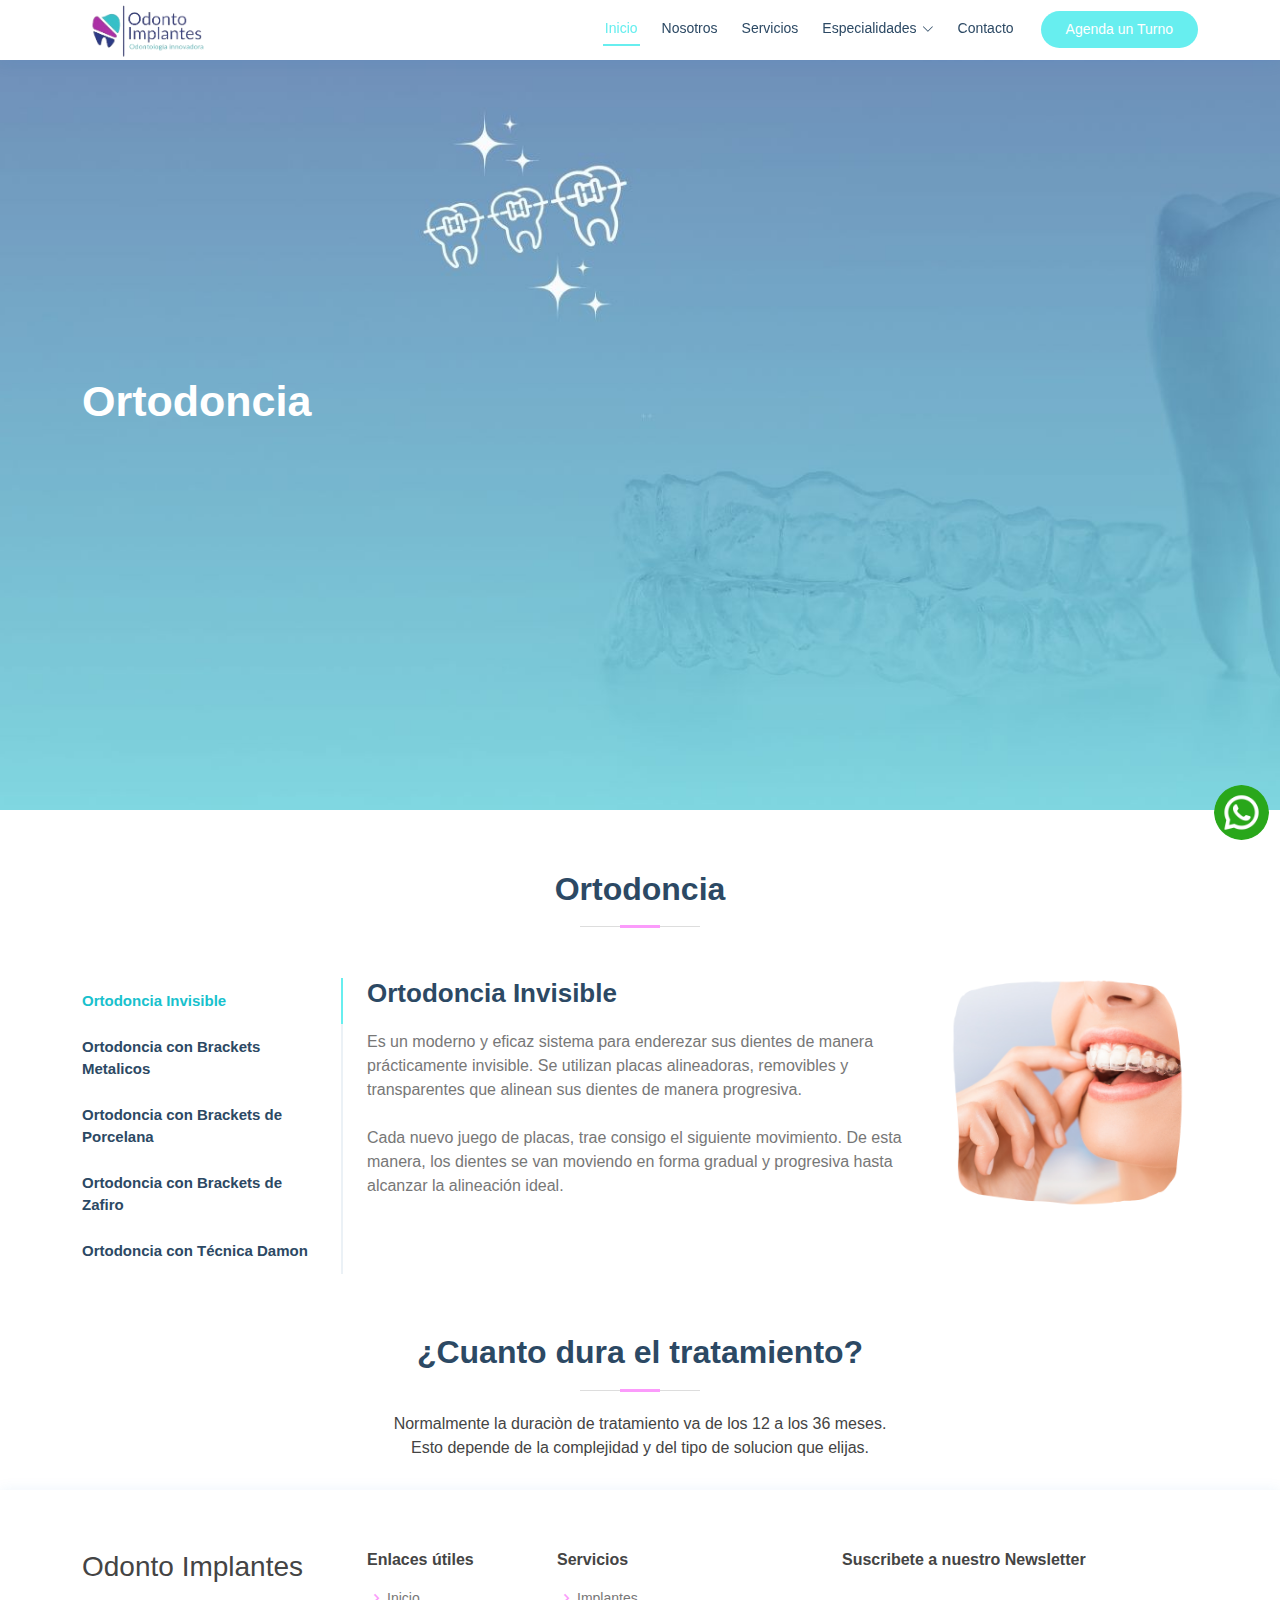
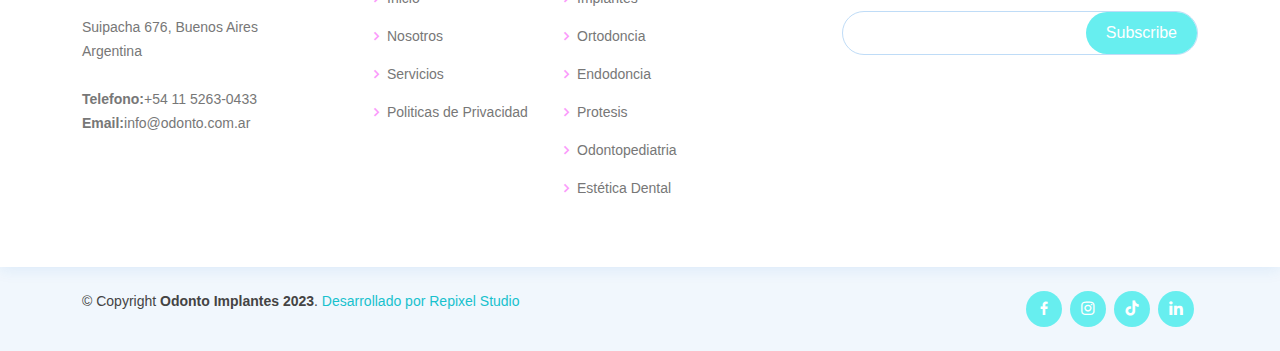
<file: ortodoncia.html>
<!DOCTYPE html>
<html lang="es">

<head>
  <meta charset="utf-8">
  <meta content="width=device-width, initial-scale=1.0" name="viewport">
  <title>Ortodoncia</title>
  <meta content="" name="description">
  <meta content="" name="keywords">

  <!-- Favicons -->
  <link href="assets/img/favicon.png" rel="icon">
  <link href="assets/img/apple-touch-icon.png" rel="apple-touch-icon">

  <!-- Google Fonts -->
  <link href="https: //fonts.googleapis.com/css2? familia= Lato:wght@100;300;400;700;900 & display=swap"
    rel="stylesheet">

  <!-- Vendor CSS Files -->
  <link href="assets/vendor/fontawesome-free/css/all.min.css" rel="stylesheet">
  <link href="assets/vendor/animate.css/animate.min.css" rel="stylesheet">
  <link href="assets/vendor/bootstrap/css/bootstrap.min.css" rel="stylesheet">
  <link href="assets/vendor/bootstrap-icons/bootstrap-icons.css" rel="stylesheet">
  <link href="assets/vendor/boxicons/css/boxicons.min.css" rel="stylesheet">
  <link href="assets/vendor/glightbox/css/glightbox.min.css" rel="stylesheet">
  <link href="assets/vendor/remixicon/remixicon.css" rel="stylesheet">
  <link href="assets/vendor/swiper/swiper-bundle.min.css" rel="stylesheet">

  <!-- Template Main CSS File -->
  <link href="assets/css/style.css" rel="stylesheet">
</head>

<body>

  <!-- ======= Header ======= -->
  <header id="header" class="fixed-top">
    <div class="container d-flex align-items-center">

      <!--<h1 class="logo me-auto"><a href="index.html">Medilab</a></h1>-->
      <!-- Uncomment below if you prefer to use an image logo -->
      <a href="index.html" class="logo me-auto"><img src="assets/img/logo.png" alt="Logo de odonto implantes"
          class="img-fluid"></a>

      <nav id="navbar" class="navbar order-last order-lg-0">
        <ul>
          <li><a class="nav-link scrollto active" href="index.html#hero" target="_blank">Inicio</a></li>
          <li><a class="nav-link scrollto" href="index.html#about" target="_blank">Nosotros</a></li>
          <li><a class="nav-link scrollto" href="index.html#services" target="_blank">Servicios</a></li>
          <li class="dropdown"><a href="#"><span>Especialidades</span> <i class="bi bi-chevron-down"></i></a>
            <ul>
              <li><a href="implantes.html" target="_blank">Implantes</a></li>
              <li><a href="ortodoncia.html" target="_blank ">Ortodoncia</a></li>
              <li><a href="endodoncia.html" target="_blank">Endodoncia</a></li>
              <li><a href="protesis.html" target="_blank">Protesis</a></li>
              <li><a href="odontopediatria.html" target="_blank">Odontopediatria</a></li>
              <li><a href="estetica.html" target="_blank">Estética Dental</a></li>
            </ul>
          </li>
          <li><a class="nav-link scrollto" href="index.html#contact" target="_blank">Contacto</a></li>
        </ul>
        <i class="bi bi-list mobile-nav-toggle"></i>
      </nav><!-- .navbar -->

      <a href="https://api.whatsapp.com/send?phone=541132579754" class="appointment-btn scrollto" target="_blank"><span
          class="d-none d-md-inline"></span> Agenda un Turno</a>

    </div>
  </header><!-- End Header -->
  <main id="main">

    <!-- ======= Hero Section ======= -->
    <section id="hero-ortodoncia" class="d-flex align-items-center">
      <div class="container">
        <h1>Ortodoncia</h1>
        <h2></h2>
        <a href="#about" class="btn-get-started scrollto">
        </a>
      </div>
    </section><!-- End Hero -->

    <!-- ======= Departments Section ======= -->
    <section id="departments" class="departments">
      <div class="container">

        <div class="section-title">
          <h2>Ortodoncia</h2>
          <p></p>
        </div>

        <div class="row gy-4">
          <div class="col-lg-3">
            <ul class="nav nav-tabs flex-column">
              <li class="nav-item">
                <a class="nav-link active show" data-bs-toggle="tab" href="#tab-1">Ortodoncia Invisible</a>
              </li>
              <li class="nav-item">
                <a class="nav-link" data-bs-toggle="tab" href="#tab-2">Ortodoncia con Brackets Metalicos</a>
              </li>
              <li class="nav-item">
                <a class="nav-link" data-bs-toggle="tab" href="#tab-3">Ortodoncia con Brackets de Porcelana</a>
              </li>
              <li class="nav-item">
                <a class="nav-link" data-bs-toggle="tab" href="#tab-4">Ortodoncia con Brackets de Zafiro</a>
              </li>
              <li class="nav-item">
                <a class="nav-link" data-bs-toggle="tab" href="#tab-5">Ortodoncia con Técnica Damon</a>
              </li>
            </ul>
          </div>
          <div class="col-lg-9">
            <div class="tab-content">
              <div class="tab-pane active show" id="tab-1">
                <div class="row gy-4">
                  <div class="col-lg-8 details order-2 order-lg-1">
                    <h3>Ortodoncia Invisible</h3>
                    <p class="fst-italic"></p>
                    <p>Es un moderno y eficaz sistema para enderezar sus dientes de manera prácticamente invisible. Se
                      utilizan placas alineadoras, removibles y transparentes que alinean sus dientes de manera
                      progresiva. <br>
                      <br>
                      Cada nuevo juego de placas, trae consigo el siguiente movimiento. De esta manera, los dientes se
                      van moviendo en forma gradual y progresiva hasta alcanzar la alineación ideal.
                    </p>
                  </div>
                  <div class="col-lg-4 text-center order-1 order-lg-2">
                    <img src="assets/img/ortodoncia-1.png" alt="" class="img-fluid">
                  </div>
                </div>
              </div>
              <div class="tab-pane" id="tab-2">
                <div class="row gy-4">
                  <div class="col-lg-8 details order-2 order-lg-1">
                    <h3>Ortodoncia con Brackets Metalicos</h3>
                    <p class="fst-italic"></p>
                    <p>Los brackets metálicos son un tipo de ortodoncia con la que se consiguen buenos resultados,
                      consiguiendo finalmente alinear los dientes según lo deseado. <br>
                      <br>
                      El precio de la ortodoncia con brackets metálicos depende de la complejidad y duración del
                      tratamiento. El costo de esta ortodoncia es mucha mas economica que otras estéticas
                    </p>
                  </div>
                  <div class="col-lg-4 text-center order-1 order-lg-2">
                    <img src="assets/img/ortodoncia-2.png" alt="" class="img-fluid">
                  </div>
                </div>
              </div>
              <div class="tab-pane" id="tab-3">
                <div class="row gy-4">
                  <div class="col-lg-8 details order-2 order-lg-1">
                    <h3>Ortodoncia con Brackets de Porcelana</h3>
                    <p class="fst-italic"></p>
                    <p>Hasta hace poco los brackets de porcelana han ocupado el 1er peldaño de los tratamientos de
                      ortodoncia estética. <br>
                      <br>
                      Estos brackets son de color blanco y permiten conseguir una aceptable estética con gran conford
                      para el paciente. Sin embargo durante el tratamiento pueden ir tomando un tono más amarillento.
                    </p>
                  </div>
                  <div class="col-lg-4 text-center order-1 order-lg-2">
                    <img src="assets/img/ortodoncia-3.png" alt="" class="img-fluid">
                  </div>
                </div>
              </div>
              <div class="tab-pane" id="tab-4">
                <div class="row gy-4">
                  <div class="col-lg-8 details order-2 order-lg-1">
                    <h3>Ortodoncia con Brackets de Zafiro</h3>
                    <p class="fst-italic"></p>
                    <p>Los brackets de zafiro son actualmente los brackets de máxima estética en ortodoncia Presentan la
                      propiedad de una inmejorable transparencia. <br>
                      <br>
                      El zafiro proporciona a los brackets un color casi invisible junto a la tonalidad de los dientes y
                      se mantiene como un cristal transparente durante todo el tratamiento de ortodoncia estética.
                    </p>
                  </div>
                  <div class="col-lg-4 text-center order-1 order-lg-2">
                    <img src="assets/img/ortodoncia-4.png" alt="" class="img-fluid">
                  </div>
                </div>
              </div>
              <div class="tab-pane" id="tab-5">
                <div class="row gy-4">
                  <div class="col-lg-8 details order-2 order-lg-1">
                    <h3>Ortodoncia con Técnica Damon</h3>
                    <p class="fst-italic"></p>
                    <p>Se trata de la utilización de brackets de autoligado pasivo que, combinados con alambres de alta
                      tecnología, crean un sistema de baja fuerza y baja fricción que permite que el movimiento dentario
                      sea más rápido y más confortable.</p>
                  </div>
                  <div class="col-lg-4 text-center order-1 order-lg-2">
                    <img src="assets/img/ortodoncia-5.png" alt="" class="img-fluid">
                  </div>
                </div>
              </div>
            </div>
          </div>
        </div>

      </div>
    </section><!-- End Departments Section -->
    <div class="section-title">
      <h2>¿Cuanto dura el tratamiento?</h2>
      <p>Normalmente la duraciòn de tratamiento va de los 12 a los 36 meses.<br> Esto depende de la complejidad y del
        tipo de solucion que elijas.</p>
    </div>
    </section><!-- End Services Section -->

  </main><!-- End #main -->

  <!-- ======= Footer ======= -->
  <footer id="footer">
    <div class="footer-top">
      <div class="container">
        <div class="row">
          <div class="col-lg-3 col-md-6 footer-contact">
            <h3>Odonto Implantes</h3>
            <p>
              <br>
              Suipacha 676, Buenos Aires<br>
              Argentina<br><br>
              <strong>Telefono:</strong>+54 11 5263-0433<br>
              <strong>Email:</strong>info@odonto.com.ar <br>
            </p>
          </div>

          <div class="col-lg-2 col-md-6 footer-links">
            <h4>Enlaces útiles</h4>
            <ul>
              <li><i class="bx bx-chevron-right"></i> <a href="index.html#hero" target="_blank">Inicio</a></li>
              <li><i class="bx bx-chevron-right"></i> <a href="index.html#about" target="_blank">Nosotros</a></li>
              <li><i class="bx bx-chevron-right"></i> <a href="index.html#services" target="_blank">Servicios</a></li>
              <li><i class="bx bx-chevron-right"></i> <a href="politica.html">Politicas de Privacidad</a></li>
            </ul>
          </div>

          <div class="col-lg-3 col-md-6 footer-links">
            <h4>Servicios</h4>
            <ul>
              <li><i class="bx bx-chevron-right"></i> <a href="#hero-implantes">Implantes</a></li>
              <li><i class="bx bx-chevron-right"></i> <a href="ortodoncia.html" target="_blank">Ortodoncia</a></li>
              <li><i class="bx bx-chevron-right"></i> <a href="endodoncia.html" target="_blank">Endodoncia</a></li>
              <li><i class="bx bx-chevron-right"></i> <a href="protesis.html" target="_blank">Protesis</a></li>
              <li><i class="bx bx-chevron-right"></i> <a href="odontopediatria.html" target="_blank">Odontopediatria</a>
              </li>
              <li><i class="bx bx-chevron-right"></i> <a href="estetica.html" target="_blank">Estética Dental</a></li>
            </ul>
          </div>

          <div class="col-lg-4 col-md-6 footer-newsletter">
            <h4>Suscribete a nuestro Newsletter</h4>
            <!--<p>Tamen quem nulla quae legam multos aute sint culpa legam noster magna</p>-->
            <form action="" method="post">
              <input type="email" name="email"><input type="submit" value="Subscribe">
            </form>
          </div>

        </div>
      </div>
    </div>

    <div class="container d-md-flex py-4">

      <div class="me-md-auto text-center text-md-start">
        <div class="copyright">
          &copy; Copyright <strong><span>Odonto Implantes 2023</span></strong>. <a
            href="https://nanweb2022.github.io/Repixelstudio/" target="_blank">Desarrollado
            por
            Repixel Studio</a>
        </div>

      </div>
      <div class="social-links text-center text-md-right pt-3 pt-md-0">
        <a href="https://www.facebook.com/odontoimplantes2023" class="facebook" target="_blank"><i
            class="bx bxl-facebook"></i></a>
        <a href="https://www.instagram.com/odontoimplantes_" class="instagram" target="_blank"><i
            class="bx bxl-instagram"></i></a>
        <a href="https://www.tiktok.com/@odontoimplantes_" class="google-plus" target="_blank"><i
            class="bx bxl-tiktok"></i></a>
        <a href="https://www.linkedin.com/company/odontoimplantes" class="linkedin" target="_blank"><i
            class="bx bxl-linkedin"></i></a>
      </div>
      <!--Whatsapp-->
      <Div>
        <a href="https://api.whatsapp.com/send?phone=541132579754" class="btn-whapp" target="_blank"><img
            src="assets/img/whatsapp.png" alt="burbuja de whatsapp" /></a>
      </Div>
    </div>
  </footer><!-- End Footer -->
  <div id="preloader"></div>
  <a href="#" class="back-to-top d-flex align-items-center justify-content-center"><i
      class="bi bi-arrow-up-short"></i></a>

  <!-- Vendor JS Files -->
  <script src="assets/vendor/purecounter/purecounter_vanilla.js"></script>
  <script src="assets/vendor/bootstrap/js/bootstrap.bundle.min.js"></script>
  <script src="assets/vendor/glightbox/js/glightbox.min.js"></script>
  <script src="assets/vendor/swiper/swiper-bundle.min.js"></script>
  <script src="assets/vendor/php-email-form/validate.js"></script>

  <!-- Template Main JS File -->
  <script src="assets/js/main.js"></script>

</body>

</html>
</file>
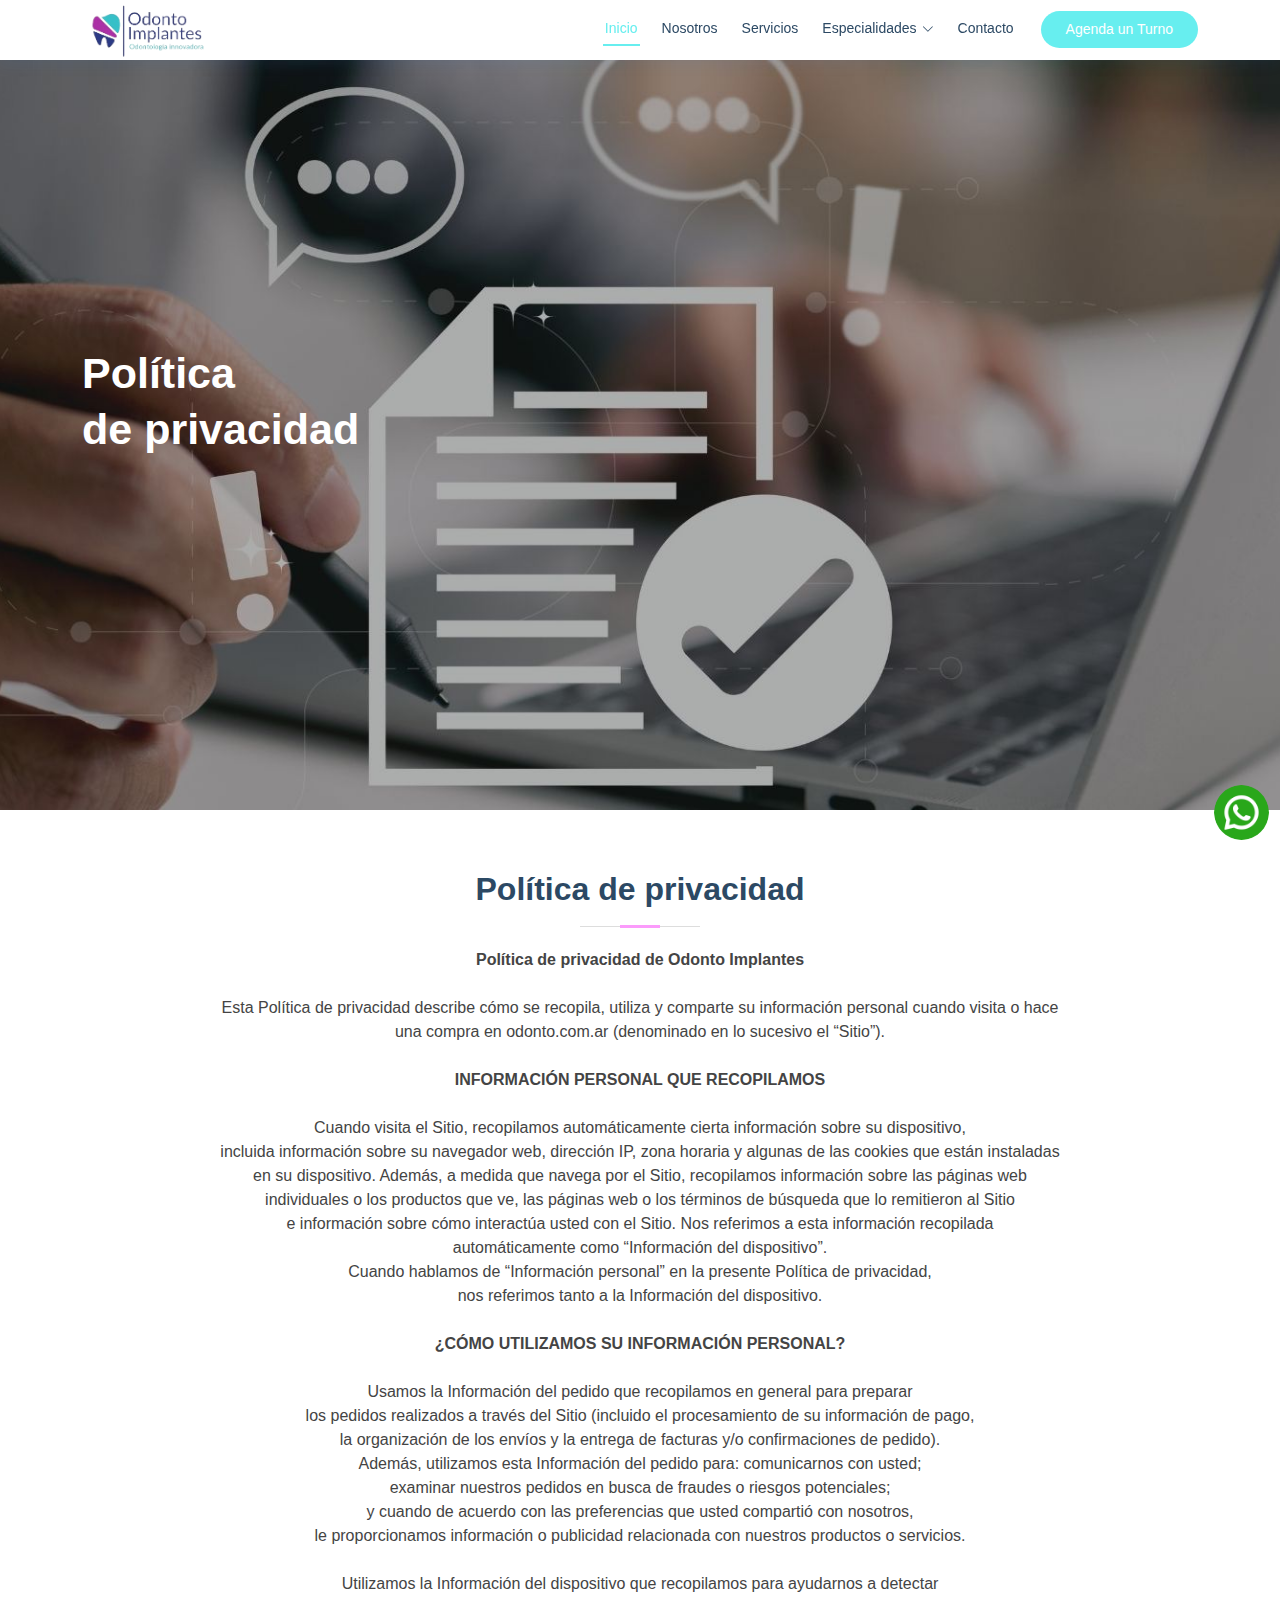
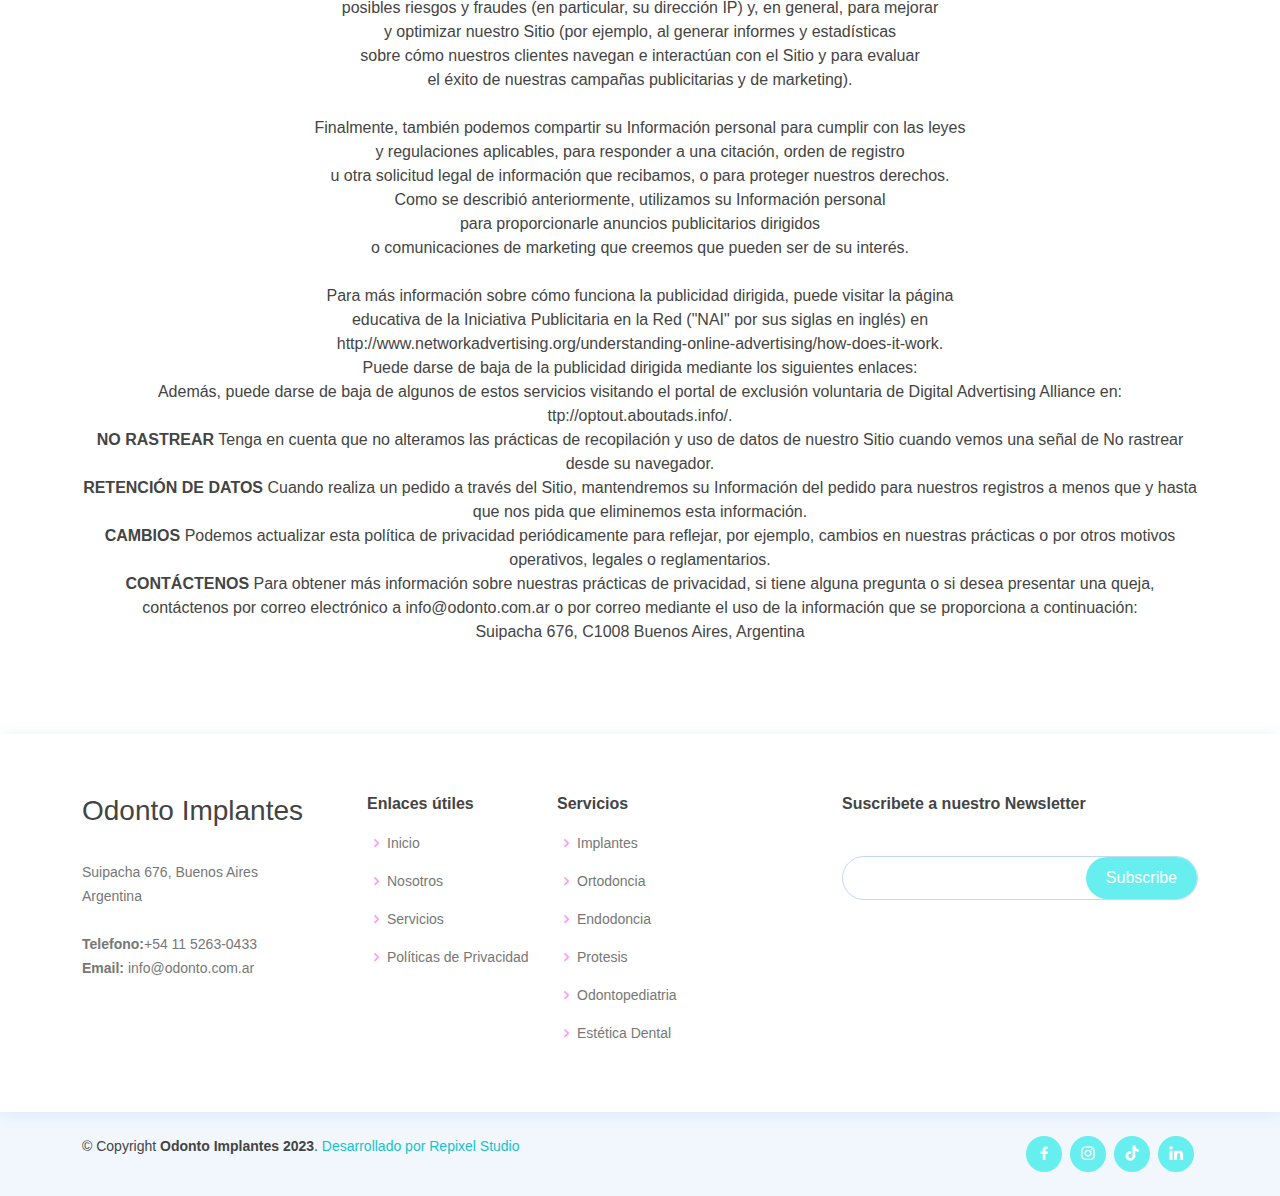
<file: politica.html>
<!DOCTYPE html>
<html lang="es">

<head>
  <meta charset="utf-8">
  <meta content="width=device-width, initial-scale=1.0" name="viewport">
  <title>Politicas de Privacidad</title>
  <meta content="" name="description">
  <meta content="" name="keywords">

  <!-- Favicons -->
  <link href="assets/img/favicon.png" rel="icon">
  <link href="assets/img/apple-touch-icon.png" rel="apple-touch-icon">

  <!-- Google Fonts -->
  <link href="https: //fonts.googleapis.com/css2? familia= Lato:wght@100;300;400;700;900 & display=swap"
    rel="stylesheet">

  <!-- Vendor CSS Files -->
  <link href="assets/vendor/fontawesome-free/css/all.min.css" rel="stylesheet">
  <link href="assets/vendor/animate.css/animate.min.css" rel="stylesheet">
  <link href="assets/vendor/bootstrap/css/bootstrap.min.css" rel="stylesheet">
  <link href="assets/vendor/bootstrap-icons/bootstrap-icons.css" rel="stylesheet">
  <link href="assets/vendor/boxicons/css/boxicons.min.css" rel="stylesheet">
  <link href="assets/vendor/glightbox/css/glightbox.min.css" rel="stylesheet">
  <link href="assets/vendor/remixicon/remixicon.css" rel="stylesheet">
  <link href="assets/vendor/swiper/swiper-bundle.min.css" rel="stylesheet">

  <!-- Template Main CSS File -->
  <link href="assets/css/style.css" rel="stylesheet">

</head>

<body>
  <!-- ======= Header ======= -->
  <header id="header" class="fixed-top">
    <div class="container d-flex align-items-center">

      <!--<h1 class="logo me-auto"><a href="index.html">Medilab</a></h1>-->
      <!-- Uncomment below if you prefer to use an image logo -->
      <a href="index.html" class="logo me-auto"><img src="assets/img/logo.png" alt="Logo de odonto implantes"
          class="img-fluid"></a>

      <nav id="navbar" class="navbar order-last order-lg-0">
        <ul>
          <li><a class="nav-link scrollto active" href="index.html#hero" target="_blank">Inicio</a></li>
          <li><a class="nav-link scrollto" href="index.html#about" target="_blank">Nosotros</a></li>
          <li><a class="nav-link scrollto" href="index.html#services" target="_blank">Servicios</a></li>
          <li class="dropdown"><a href="#"><span>Especialidades</span> <i class="bi bi-chevron-down"></i></a>
            <ul>
              <li><a href="implantes.html" target="_blank">Implantes</a></li>
              <li><a href="ortodoncia.html" target="_blank ">Ortodoncia</a></li>
              <li><a href="endodoncia.html" target="_blank">Endodoncia</a></li>
              <li><a href="protesis.html" target="_blank">Protesis</a></li>
              <li><a href="odontopediatria.html" target="_blank">Odontopediatria</a></li>
              <li><a href="estetica.html" target="_blank">Estetica Dental</a></li>
            </ul>
          </li>
          <li><a class="nav-link scrollto" href="index.html#contact" target="_blank">Contacto</a></li>
        </ul>
        <i class="bi bi-list mobile-nav-toggle"></i>
      </nav><!-- .navbar -->

      <a href="https://api.whatsapp.com/send?phone=541132579754" class="appointment-btn scrollto" target="_blank"><span
          class="d-none d-md-inline"></span> Agenda un Turno</a>

    </div>
  </header><!-- End Header -->

  <!-- ======= Hero Section ======= -->
  <section id="hero-politica" class="d-flex align-items-center">
    <div class="container">
      <h1>Política <br>de privacidad</h1>
      <h2></h2>
      <a href="#about" class="btn-get-started scrollto"></a>
    </div>
  </section><!-- End Hero -->

  <!-- ======= Departments Section ======= -->
  <section id="departments" class="departments">
    <div class="container">

      <div class="section-title">
        <h2>Política de privacidad</h2>
        <strong>Política de privacidad de Odonto Implantes</strong>
          <br><br>
          <p>
          Esta Política de privacidad describe cómo se recopila, utiliza y comparte su información personal cuando
          visita o hace <br>una compra en odonto.com.ar (denominado en lo sucesivo el “Sitio”). <br><br>

          <strong>INFORMACIÓN PERSONAL QUE RECOPILAMOS</strong> <br><br>

          Cuando visita el Sitio, recopilamos automáticamente cierta información sobre su dispositivo, <br>incluida
          información sobre su navegador web, dirección IP, zona horaria y algunas de las cookies que están instaladas <br>
          en su dispositivo. Además, a medida que navega por el Sitio, recopilamos información sobre las páginas web <br>
          individuales o los productos que ve, las páginas web o los términos de búsqueda que lo remitieron al Sitio <br>e
          información sobre cómo interactúa usted con el Sitio. Nos referimos a esta información recopilada <br>
          automáticamente como “Información del dispositivo”. <br>

          Cuando hablamos de “Información personal” en la presente Política de privacidad, <br>nos referimos tanto a la
          Información del dispositivo. <br><br>

          <strong>¿CÓMO UTILIZAMOS SU INFORMACIÓN PERSONAL?</strong> <br><br>

          Usamos la Información del pedido que recopilamos en general para preparar <br>los pedidos realizados a través del
          Sitio (incluido el procesamiento de su información de pago, <br>la organización de los envíos y la entrega de
          facturas y/o confirmaciones de pedido). <br> Además, utilizamos esta Información del pedido para: comunicarnos con
          usted; <br>
          examinar nuestros pedidos en busca de fraudes o riesgos potenciales; <br>y cuando de acuerdo con las preferencias
          que usted compartió con nosotros,<br> le proporcionamos información o publicidad relacionada con nuestros
          productos o servicios. <br><br>
          Utilizamos la Información del dispositivo que recopilamos para ayudarnos a detectar <br> posibles riesgos y fraudes
          (en particular, su dirección IP) y, en general, para mejorar <br> y optimizar nuestro Sitio (por ejemplo, al
          generar informes y estadísticas <br> sobre cómo nuestros clientes navegan e interactúan con el Sitio y para evaluar <br>
          el éxito de nuestras campañas publicitarias y de marketing). <br><br>

          Finalmente, también podemos compartir su Información personal para cumplir con las leyes <br> y regulaciones
          aplicables, para responder a una citación, orden de registro <br> u otra solicitud legal de información que
          recibamos, o para proteger nuestros derechos. <br>

          Como se describió anteriormente, utilizamos su Información personal <br>para proporcionarle anuncios publicitarios
          dirigidos <br>o comunicaciones de marketing que creemos que pueden ser de su interés. <br><br>Para más información sobre
          cómo funciona la publicidad dirigida, puede visitar la página <br> educativa de la Iniciativa Publicitaria en la
          Red ("NAI" por sus siglas en inglés) en <br>
          http://www.networkadvertising.org/understanding-online-advertising/how-does-it-work. <br>

          Puede darse de baja de la publicidad dirigida mediante los siguientes enlaces: <br>

          Además, puede darse de baja de algunos de estos servicios visitando el portal de exclusión voluntaria de
          Digital Advertising Alliance en: ttp://optout.aboutads.info/. <br>

          <strong>NO RASTREAR</strong>
          Tenga en cuenta que no alteramos las prácticas de recopilación y uso de datos de nuestro Sitio cuando vemos
          una señal de No rastrear desde su navegador. <br>

          <strong>RETENCIÓN DE DATOS</strong>
          Cuando realiza un pedido a través del Sitio, mantendremos su Información del pedido para nuestros registros a
          menos que y hasta que nos pida que eliminemos esta información. <br>

          <strong>CAMBIOS</strong>
          Podemos actualizar esta política de privacidad periódicamente para reflejar, por ejemplo, cambios en nuestras
          prácticas o por otros motivos operativos, legales o reglamentarios. <br>

          <strong>CONTÁCTENOS</strong>
          Para obtener más información sobre nuestras prácticas de privacidad, si tiene alguna pregunta o si desea
          presentar una queja, contáctenos por correo electrónico a info@odonto.com.ar o por correo mediante el uso de
          la información que se proporciona a continuación: <br>

          Suipacha 676, C1008 Buenos Aires, Argentina
        </p>
          
      </div>


  </section><!-- End Departments Section -->

  </main><!-- End #main -->
  <!-- ======= Footer ======= -->
  <footer id="footer">
    <div class="footer-top">
      <div class="container">
        <div class="row">
          <div class="col-lg-3 col-md-6 footer-contact">
            <h3>Odonto Implantes</h3>
            <p>
              <br>
              Suipacha 676, Buenos Aires<br>
              Argentina<br><br>
              <strong>Telefono:</strong>+54 11 5263-0433<br>
              <strong>Email:</strong> info@odonto.com.ar<br>
            </p>
          </div>

          <div class="col-lg-2 col-md-6 footer-links">
            <h4>Enlaces útiles</h4>
            <ul>
              <li><i class="bx bx-chevron-right"></i> <a href="index.html#hero" target="_blank">Inicio</a></li>
              <li><i class="bx bx-chevron-right"></i> <a href="index.html#about" target="_blank">Nosotros</a></li>
              <li><i class="bx bx-chevron-right"></i> <a href="index.html#services" target="_blank">Servicios</a></li>
              <!--<li><i class="bx bx-chevron-right"></i> <a href="#">Termino de servicio</a></li>-->
              <li><i class="bx bx-chevron-right"></i> <a href="politica.html">Políticas de Privacidad</a></li>
            </ul>
          </div>

          <div class="col-lg-3 col-md-6 footer-links">
            <h4>Servicios</h4>
            <ul>
              <li><i class="bx bx-chevron-right"></i> <a href="#hero-implantes">Implantes</a></li>
              <li><i class="bx bx-chevron-right"></i> <a href="ortodoncia.html" target="_blank">Ortodoncia</a></li>
              <li><i class="bx bx-chevron-right"></i> <a href="endodoncia.html" target="_blank">Endodoncia</a></li>
              <li><i class="bx bx-chevron-right"></i> <a href="protesis.html" target="_blank">Protesis</a></li>
              <li><i class="bx bx-chevron-right"></i> <a href="odontopediatria.html" target="_blank">Odontopediatria</a>
              </li>
              <li><i class="bx bx-chevron-right"></i> <a href="estetica.html" target="_blank">Estética Dental</a></li>
            </ul>
          </div>

          <div class="col-lg-4 col-md-6 footer-newsletter">
            <h4>Suscribete a nuestro Newsletter</h4>
            <!--<p>Tamen quem nulla quae legam multos aute sint culpa legam noster magna</p>-->
            <form action="" method="post">
              <input type="email" name="email"><input type="submit" value="Subscribe">
            </form>
          </div>

        </div>
      </div>
    </div>

    <div class="container d-md-flex py-4">

      <div class="me-md-auto text-center text-md-start">
        <div class="copyright">
          &copy; Copyright <strong><span>Odonto Implantes 2023</span></strong>. <a
            href="https://nanweb2022.github.io/Repixelstudio/" target="_blank">Desarrollado
            por
            Repixel Studio</a>
        </div>

      </div>
      <div class="social-links text-center text-md-right pt-3 pt-md-0">
        <a href="https://www.facebook.com/odontoimplantes2023" class="facebook" target="_blank"><i
            class="bx bxl-facebook"></i></a>
        <a href="https://www.instagram.com/odontoimplantes_" class="instagram" target="_blank"><i
            class="bx bxl-instagram"></i></a>
        <a href="https://www.tiktok.com/@odontoimplantes_" class="google-plus" target="_blank"><i
            class="bx bxl-tiktok"></i></a>
        <a href="https://www.linkedin.com/company/odontoimplantes" class="linkedin" target="_blank"><i
            class="bx bxl-linkedin"></i></a>
      </div>
      <!--Whatsapp-->
      <Div>
        <a href="https://api.whatsapp.com/send?phone=541132579754" class="btn-whapp" target="_blank"><img
            src="assets/img/whatsapp.png" alt="burbuja de whatsapp" /></a>
      </Div>
    </div>
  </footer><!-- End Footer -->

  <div id="preloader"></div>
  <a href="#" class="back-to-top d-flex align-items-center justify-content-center"><i
      class="bi bi-arrow-up-short"></i></a>

  <!-- Vendor JS Files -->
  <script src="assets/vendor/purecounter/purecounter_vanilla.js"></script>
  <script src="assets/vendor/bootstrap/js/bootstrap.bundle.min.js"></script>
  <script src="assets/vendor/glightbox/js/glightbox.min.js"></script>
  <script src="assets/vendor/swiper/swiper-bundle.min.js"></script>
  <script src="assets/vendor/php-email-form/validate.js"></script>

  <!-- Template Main JS File -->
  <script src="assets/js/main.js"></script>

</body>

</html>
</file>
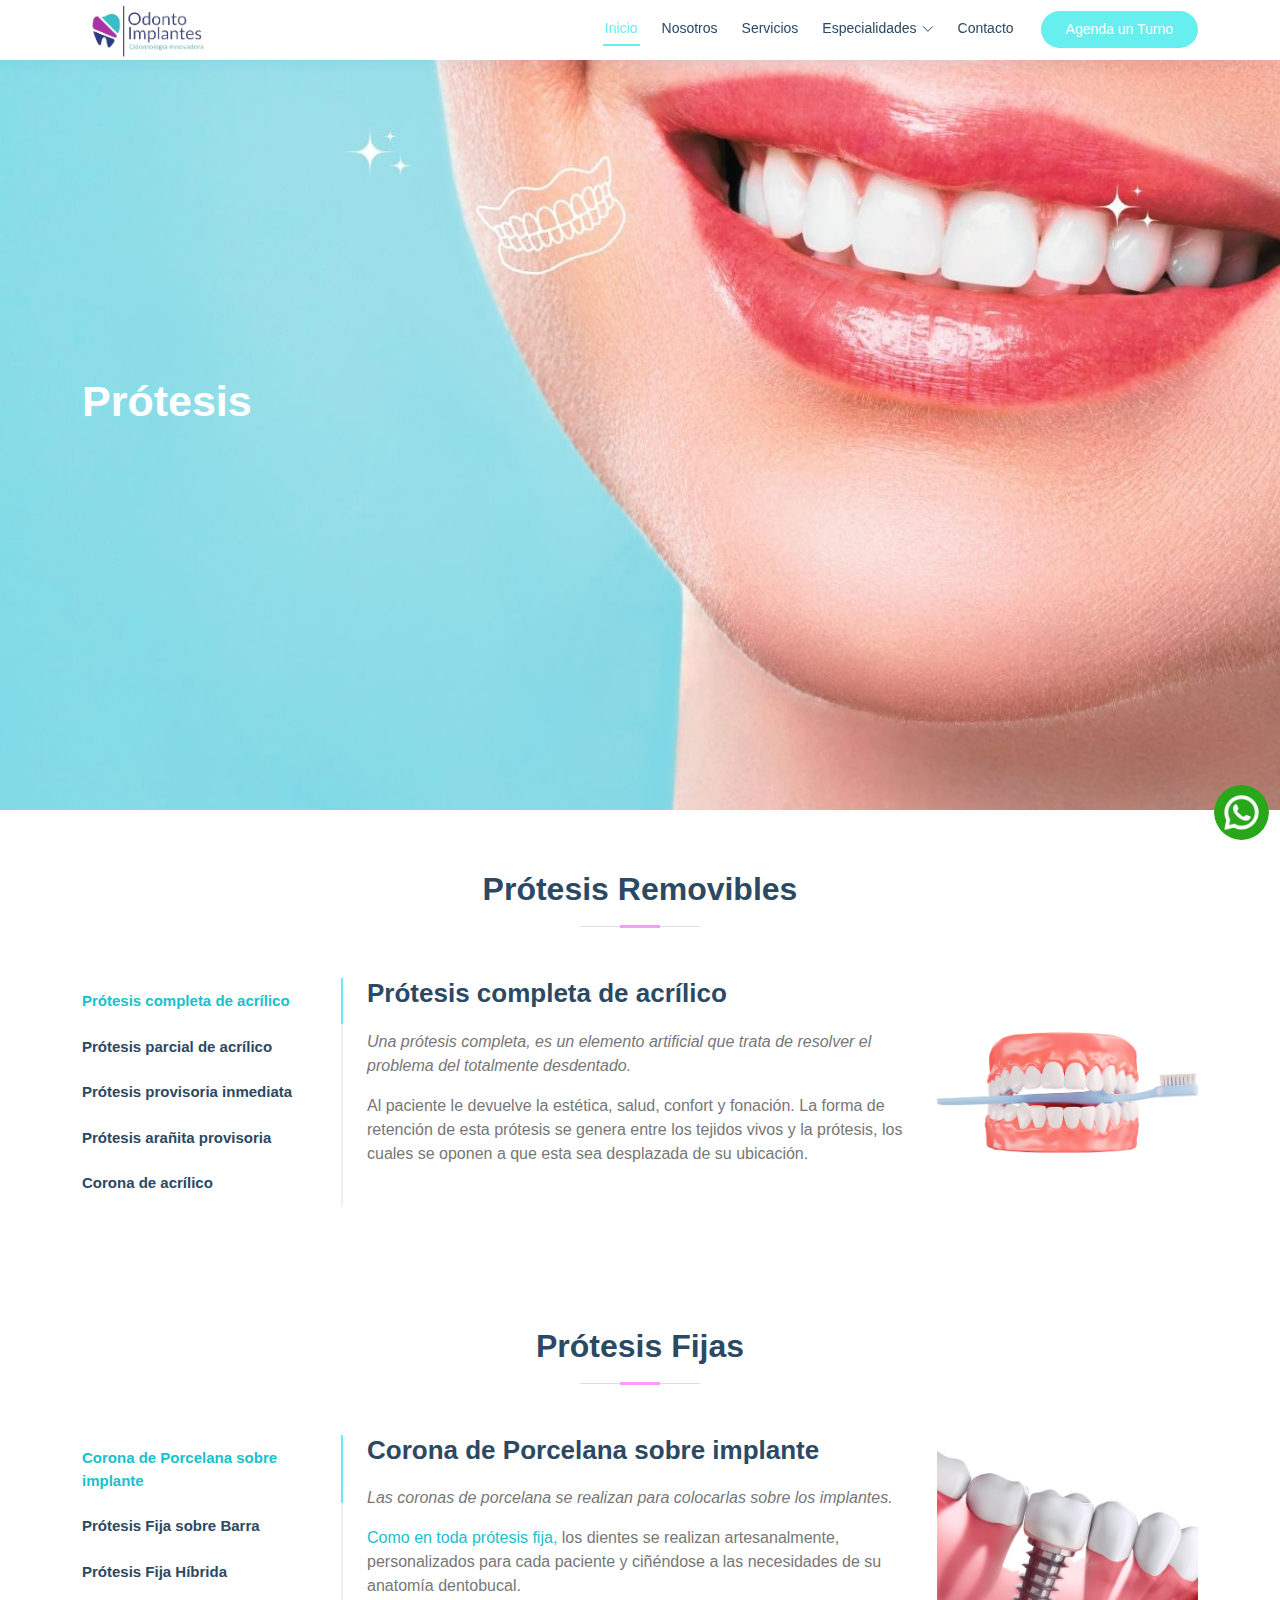
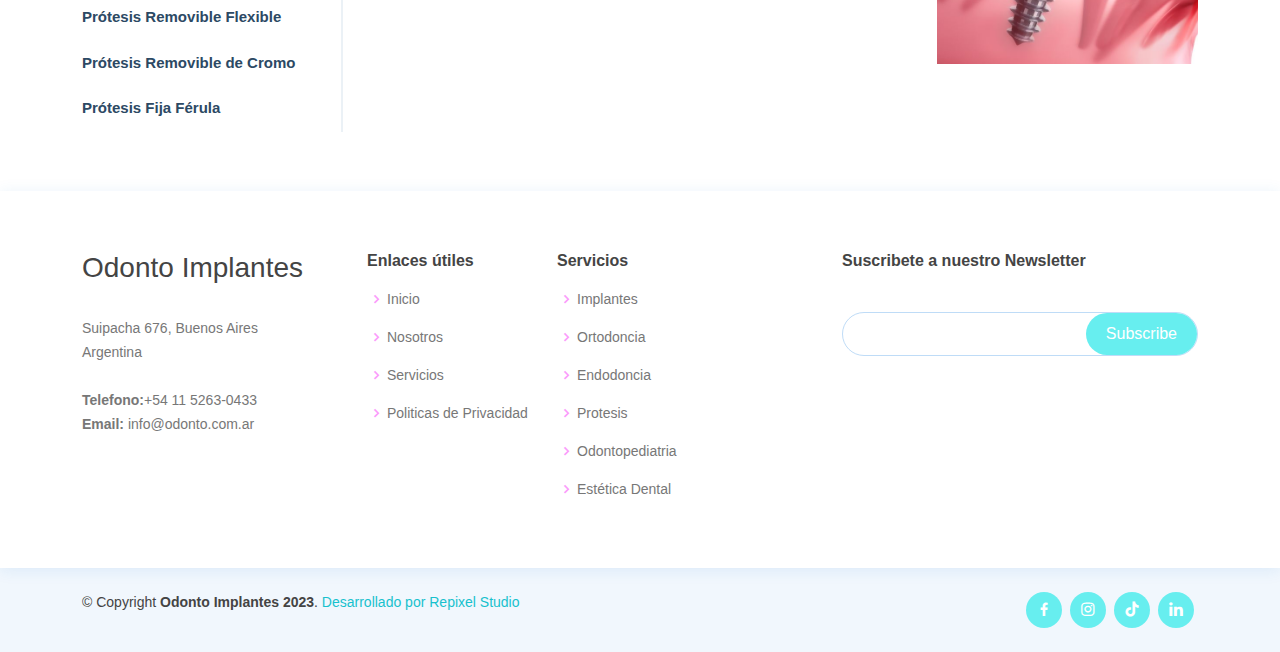
<file: protesis.html>
<!DOCTYPE html>
<html lang="es">

<head>
  <meta charset="utf-8">
  <meta content="width=device-width, initial-scale=1.0" name="viewport">
  <title>Prótesis</title>
  <meta content="" name="description">
  <meta content="" name="keywords">

  <!-- Favicons -->
  <link href="assets/img/favicon.png" rel="icon">
  <link href="assets/img/apple-touch-icon.png" rel="apple-touch-icon">

  <!-- Google Fonts -->
  <link href="https: //fonts.googleapis.com/css2? familia= Lato:wght@100;300;400;700;900 & display=swap"
    rel="stylesheet">

  <!-- Vendor CSS Files -->
  <link href="assets/vendor/fontawesome-free/css/all.min.css" rel="stylesheet">
  <link href="assets/vendor/animate.css/animate.min.css" rel="stylesheet">
  <link href="assets/vendor/bootstrap/css/bootstrap.min.css" rel="stylesheet">
  <link href="assets/vendor/bootstrap-icons/bootstrap-icons.css" rel="stylesheet">
  <link href="assets/vendor/boxicons/css/boxicons.min.css" rel="stylesheet">
  <link href="assets/vendor/glightbox/css/glightbox.min.css" rel="stylesheet">
  <link href="assets/vendor/remixicon/remixicon.css" rel="stylesheet">
  <link href="assets/vendor/swiper/swiper-bundle.min.css" rel="stylesheet">

  <!-- Template Main CSS File -->
  <link href="assets/css/style.css" rel="stylesheet">
</head>

<body>

  <!-- ======= Header ======= -->
  <header id="header" class="fixed-top">
    <div class="container d-flex align-items-center">

      <!--<h1 class="logo me-auto"><a href="index.html">Medilab</a></h1>-->
      <!-- Uncomment below if you prefer to use an image logo -->
      <a href="index.html" class="logo me-auto"><img src="assets/img/logo.png" alt="Logo de odonto implantes"
          class="img-fluid"></a>

      <nav id="navbar" class="navbar order-last order-lg-0">
        <ul>
          <li><a class="nav-link scrollto active" href="index.html#hero" target="_blank">Inicio</a></li>
          <li><a class="nav-link scrollto" href="index.html#about" target="_blank">Nosotros</a></li>
          <li><a class="nav-link scrollto" href="index.html#services" target="_blank">Servicios</a></li>
          <li class="dropdown"><a href="#"><span>Especialidades</span> <i class="bi bi-chevron-down"></i></a>
            <ul>
              <li><a href="implantes.html" target="_blank">Implantes</a></li>
              <li><a href="ortodoncia.html" target="_blank ">Ortodoncia </a></li>
              <li><a href="endodoncia.html" target="_blank">Endodoncia</a></li>
              <li><a href="protesis.html" target="_blank">Protesis</a></li>
              <li><a href="odontopediatria.html" target="_blank">Odontopediatria</a></li>
              <li><a href="estetica.html" target="_blank">Estética Dental</a></li>
            </ul>
          </li>
          <li><a class="nav-link scrollto" href="index.html#contact" target="_blank">Contacto</a></li>
        </ul>
        <i class="bi bi-list mobile-nav-toggle"></i>
      </nav><!-- .navbar -->

      <a href="https://api.whatsapp.com/send?phone=541132579754" class="appointment-btn scrollto" target="_blank"><span
          class="d-none d-md-inline"></span> Agenda un Turno
      </a>
    </div>
  </header><!-- End Header -->

  <!-- ======= Hero Section ======= -->
  <section id="hero-protesis" class="d-flex align-items-center">
    <div class="container">
      <h1>Prótesis</h1>
      <h2></h2>
      <a href="#about" class="btn-get-started scrollto"></a>
    </div>
  </section><!-- End Hero -->

  <!-- ======= dental Aesthetics Section ======= -->
  <section id="ortodoncia" class="ortodoncia">
    <div class="container">

      <div class="section-title">
        <h2>Prótesis Removibles</h2>
        <p></p>
      </div>
      <div class="row gy-4">
        <div class="col-lg-3">
          <ul class="nav nav-tabs flex-column">
            <li class="nav-item">
              <a class="nav-link active show" data-bs-toggle="tab" href="#tab-1">Prótesis completa de acrílico</a>
            </li>
            <li class="nav-item">
              <a class="nav-link" data-bs-toggle="tab" href="#tab-2">Prótesis parcial de acrílico</a>
            </li>
            <li class="nav-item">
              <a class="nav-link" data-bs-toggle="tab" href="#tab-3">Prótesis provisoria inmediata</a>
            </li>
            <li class="nav-item">
              <a class="nav-link" data-bs-toggle="tab" href="#tab-4">Prótesis arañita provisoria</a>
            </li>
            <li class="nav-item">
              <a class="nav-link" data-bs-toggle="tab" href="#tab-5">Corona de acrílico</a>
            </li>
          </ul>
        </div>
        <div class="col-lg-9">
          <div class="tab-content">
            <div class="tab-pane active show" id="tab-1">
              <div class="row gy-4">
                <div class="col-lg-8 details order-2 order-lg-1">
                  <h3>Prótesis completa de acrílico</h3>
                  <p class="fst-italic">Una prótesis completa, es un elemento artificial que trata de resolver el
                    problema del totalmente desdentado.</p>
                  <p> Al paciente le devuelve la estética, salud, confort y fonación. La forma de retención de esta
                    prótesis se genera entre los tejidos vivos y la prótesis, los cuales se oponen a que esta sea
                    desplazada de su ubicación.
                  </p>
                </div>
                <div class="col-lg-4 text-center order-1 order-lg-2">
                  <img src="assets/img/protesis/1.png" alt="" class="img-fluid">
                </div>
              </div>
            </div>
            <div class="tab-pane" id="tab-2">
              <div class="row gy-4">
                <div class="col-lg-8 details order-2 order-lg-1">
                  <h3>Prótesis parcial de acrílico</h3>
                  <p class="fst-italic">Consiste en una prótesis que reemplaza las piezas ausentes.
                  </p>
                  <p>
                    Estas prótesis son diseñadas y estructuradas de tal modo que el paciente puede instalarla y
                    retirarla. Mejoran la masticación, la estética y el habla.
                  </p>
                </div>
                <div class="col-lg-4 text-center order-1 order-lg-2">
                  <img src="assets/img/protesis/2.png" alt="" class="img-fluid">
                </div>
              </div>
            </div>
            <div class="tab-pane" id="tab-3">
              <div class="row gy-4">
                <div class="col-lg-8 details order-2 order-lg-1">
                  <h3>Prótesis provisoria inmediata</h3>
                  <p class="fst-italic">Este tratamiento permite reponer inmediatamente las piezas que han sido
                    extraídas.</p>
                  <p>
                    Es provisoria, se usa unos pocos meses, luego de los cuales, se realiza la prótesis definitiva.
                    Durante ese período se remodela el hueso donde se hicieron las extracciones, y se evita el rápido
                    aflojamiento que sufrirían las prótesis definitivas si se confeccionaran inmediatamente después de
                    las extracciones.
                  </p>
                </div>
                <div class="col-lg-4 text-center order-1 order-lg-2">
                  <img src="assets/img/protesis/3.png" alt="" class="img-fluid">
                </div>
              </div>
            </div>
            <div class="tab-pane" id="tab-4">
              <div class="row gy-4">
                <div class="col-lg-8 details order-2 order-lg-1">
                  <h3>Prótesis arañita provisoria</h3>
                  <p class="fst-italic">Aparato transitorio que provee protección, estabilidad, función y estética,
                    antes de elaborar una prótesis definitiva.</p>
                  Esta es una prótesis temporal Inmediata es un aparato artificial que más tarde será sustituido, ya que
                  no es la solución definitiva del problema. Generalmente es un prótesis sencilla de hacer porque no se
                  compone por más de dos o tres piezas dentales.
                  </p>
                </div>
                <div class="col-lg-4 text-center order-1 order-lg-2">
                  <img src="assets/img/protesis/4.png" alt="" class="img-fluid">
                </div>
              </div>
            </div>
            <div class="tab-pane" id="tab-5">
              <div class="row gy-4">
                <div class="col-lg-8 details order-2 order-lg-1">
                  <h3>Corona de acrílico</h3>
                  <p class="fst-italic"></p>
                  <p>
                    La corona dental provisoria, es como su nombre lo indica, una corona dental que se utiliza por un
                    tiempo determinado, habitualmente de corta duración y en la mayoría de los casos, en espera de la
                    corona dental definitiva.
                  </p>
                </div>
                <div class="col-lg-4 text-center order-1 order-lg-2">
                  <img src="assets/img/protesis/5.png" alt="" class="img-fluid">
                </div>
              </div>
            </div>
          </div>
        </div>
      </div>
    </div>
  </section><!-- End aesthetics Section -->

  <!-- ======= smile design Section ======= -->
  <section id="departments" class="departments">
    <div class="container">
      <div class="section-title">
        <h2>Prótesis Fijas</h2>
        <p></p>
      </div>
      <div class="row gy-4">
        <div class="col-lg-3">
          <ul class="nav nav-tabs flex-column">
            <li class="nav-item">
              <a class="nav-link active show" data-bs-toggle="tab" href="#tab-6">Corona de Porcelana sobre implante</a>
            </li>
            <li class="nav-item">
              <a class="nav-link" data-bs-toggle="tab" href="#tab-7">Prótesis Fija sobre Barra</a>
            </li>
            <li class="nav-item">
              <a class="nav-link" data-bs-toggle="tab" href="#tab-8">Prótesis Fija Híbrida</a>
            </li>
            <li class="nav-item">
              <a class="nav-link" data-bs-toggle="tab" href="#tab-9">Prótesis Removible Flexible</a>
            </li>
            <li class="nav-item">
              <a class="nav-link" data-bs-toggle="tab" href="#tab-10">Prótesis Removible de Cromo</a>
            </li>
            <li class="nav-item">
              <a class="nav-link" data-bs-toggle="tab" href="#tab-11">Prótesis Fija Férula</a>
            </li>
          </ul>
        </div>
        <div class="col-lg-9">
          <div class="tab-content">
            <div class="tab-pane active show" id="tab-6">
              <div class="row gy-4">
                <div class="col-lg-8 details order-2 order-lg-1">
                  <h3>Corona de Porcelana sobre implante</h3>
                  <p class="fst-italic">Las coronas de porcelana se realizan para colocarlas sobre los implantes. </p>
                  <p> <a href="implantes.html" target="_blank">
                      Como en toda prótesis fija,</a> los dientes se realizan artesanalmente, personalizados para cada
                    paciente y ciñéndose a las necesidades de su anatomía dentobucal.
                  </p>
                </div>
                <div class="col-lg-4 text-center order-1 order-lg-2">
                  <img src="assets/img/protesis/1.jpg" alt="" class="img-fluid">
                </div>
              </div>
            </div>
            <div class="tab-pane" id="tab-7">
              <div class="row gy-4">
                <div class="col-lg-8 details order-2 order-lg-1">
                  <h3>Prótesis Fija sobre Barra</h3>
                  <p class="fst-italic">Es una prótesis removible que se apoya sobre una barra que va atornillada sobre
                    los implantes, quedando fija.
                  </p>
                  <p>
                    Por su parte, la prótesis completa de acrílico, lleva en su parte inferior unos clics que se
                    introducen en la barra. Puede colocarse con diferente número de implantes.
                  </p>
                </div>
                <div class="col-lg-4 text-center order-1 order-lg-2">
                  <img src="assets/img/protesis/2.jpg" alt="" class="img-fluid">
                </div>
              </div>
            </div>
            <div class="tab-pane" id="tab-8">
              <div class="row gy-4">
                <div class="col-lg-8 details order-2 order-lg-1">
                  <h3>Prótesis Fija Híbrida</h3>
                  <p class="fst-italic">Se pueden utilizar de 6 a 8 implantes para sostener una prótesis híbrida fija.
                  </p>
                  <p>Es aquella que no puede ser retirada de la boca por el paciente Esto consiste en un molde con base
                    de metal en el cual se colocan dientes de dentadura postiza, y acrílico rosa. Se fijan al implante
                    con tornillos y el paciente no puede quitarlos.
                  </p>
                </div>
                <div class="col-lg-4 text-center order-1 order-lg-2">
                  <img src="assets/img/protesis/3.jpg" alt="" class="img-fluid">
                </div>
              </div>
            </div>
            <div class="tab-pane" id="tab-9">
              <div class="row gy-4">
                <div class="col-lg-8 details order-2 order-lg-1">
                  <h3>Prótesis Removible Flexible</h3>
                  <p class="fst-italic">Están diseñadas para darle una apariencia natural y estéticamente superior. </p>
                  <p>
                    No hay variaciones de color ni metales que evidencien la falta de piezas.

                    Eliminan completamente los molestos claps metálicos. Son livianas, estéticas, irrompibles,
                    traslúcidas, funcionales, hipoalergénicas.
                  </p>
                </div>
                <div class="col-lg-4 text-center order-1 order-lg-2">
                  <img src="assets/img/protesis/4.jpg" alt="" class="img-fluid">
                </div>
              </div>
            </div>
            <div class="tab-pane" id="tab-10">
              <div class="row gy-4">
                <div class="col-lg-8 details order-2 order-lg-1">
                  <h3>Prótesis Removible de Cromo</h3>
                  <p class="fst-italic">
                    Este tipo de prótesis son muy resistentes por su estructura metálica.
                  </p>
                  <p>
                    Está compuesta por tres componentes: El armazón, los ganchos de cromo y una base de material de
                    acrílico que sirve de soporte para los dientes.

                    Se realizan cuando el paciente aún conserva algunos de sus dientes naturales. Estas prótesis pueden
                    ser extraídas y colocadas por el paciente.
                  </p>
                </div>
                <div class="col-lg-4 text-center order-1 order-lg-2">
                  <img src="assets/img/protesis/5.jpg" alt="" class="img-fluid">
                </div>
              </div>
            </div>
            <div class="tab-pane" id="tab-11">
              <div class="row gy-4">
                <div class="col-lg-8 details order-2 order-lg-1">
                  <h3>Prótesis Fija Férula</h3>
                  <p class="fst-italic">
                    Este tipo de prótesis se coloca en casos donde el hueso del paciente es suficientemente amplio como
                    para que se puedan colocar mínimamente entre 6 a 8 implantes por maxilar.
                  </p>
                  <p>
                    Para luego colocar lo que se denomina férula, que no es más que un conjunto de coronas de porcelana
                    sobre metal unidas entre sí. Esta solución protética fija es la más buscada, ya que es la de mayor
                    comodidad y brinda la estética mas adecuada.
                  </p>
                </div>
                <div class="col-lg-4 text-center order-1 order-lg-2">
                  <img src="assets/img/protesis/6.jpg" alt="" class="img-fluid">
                </div>
              </div>
            </div>
          </div>
        </div>
      </div>
    </div>
  </section>
  </main><!-- End #main -->

  <!-- ======= Footer ======= -->
  <footer id="footer">
    <div class="footer-top">
      <div class="container">
        <div class="row">
          <div class="col-lg-3 col-md-6 footer-contact">
            <h3>Odonto Implantes</h3>
            <p>
              <br>
              Suipacha 676, Buenos Aires<br>
              Argentina<br><br>
              <strong>Telefono:</strong>+54 11 5263-0433<br>
              <strong>Email:</strong> info@odonto.com.ar<br>
            </p>
          </div>

          <div class="col-lg-2 col-md-6 footer-links">
            <h4>Enlaces útiles</h4>
            <ul>
              <li><i class="bx bx-chevron-right"></i> <a href="index.html#hero" target="_blank">Inicio</a></li>
              <li><i class="bx bx-chevron-right"></i> <a href="index.html#about" target="_blank">Nosotros</a></li>
              <li><i class="bx bx-chevron-right"></i> <a href="index.html#services" target="_blank">Servicios</a></li>
              <li><i class="bx bx-chevron-right"></i> <a href="politica.html">Politicas de Privacidad</a></li>
            </ul>
          </div>

          <div class="col-lg-3 col-md-6 footer-links">
            <h4>Servicios</h4>
            <ul>
              <li><i class="bx bx-chevron-right"></i> <a href="#hero-implantes">Implantes</a></li>
              <li><i class="bx bx-chevron-right"></i> <a href="ortodoncia.html" target="_blank">Ortodoncia</a></li>
              <li><i class="bx bx-chevron-right"></i> <a href="endodoncia.html" target="_blank">Endodoncia</a></li>
              <li><i class="bx bx-chevron-right"></i> <a href="protesis.html" target="_blank">Protesis</a></li>
              <li><i class="bx bx-chevron-right"></i> <a href="odontopediatria.html" target="_blank">Odontopediatria</a>
              </li>
              <li><i class="bx bx-chevron-right"></i> <a href="estetica.html" target="_blank">Estética Dental</a></li>
            </ul>
          </div>

          <div class="col-lg-4 col-md-6 footer-newsletter">
            <h4>Suscribete a nuestro Newsletter</h4>
            <!--<p>Tamen quem nulla quae legam multos aute sint culpa legam noster magna</p>-->
            <form action="" method="post">
              <input type="email" name="email"><input type="submit" value="Subscribe">
            </form>
          </div>

        </div>
      </div>
    </div>

    <div class="container d-md-flex py-4">

      <div class="me-md-auto text-center text-md-start">
        <div class="copyright">
          &copy; Copyright <strong><span>Odonto Implantes 2023</span></strong>. <a
            href="https://nanweb2022.github.io/Repixelstudio/" target="_blank">Desarrollado
            por
            Repixel Studio</a>
        </div>

      </div>
      <div class="social-links text-center text-md-right pt-3 pt-md-0">
        <a href="https://www.facebook.com/odontoimplantes2023" class="facebook" target="_blank"><i
            class="bx bxl-facebook"></i></a>
        <a href="https://www.instagram.com/odontoimplantes_" class="instagram" target="_blank"><i
            class="bx bxl-instagram"></i></a>
        <a href="https://www.tiktok.com/@odontoimplantes_" class="google-plus" target="_blank"><i
            class="bx bxl-tiktok"></i></a>
        <a href="https://www.linkedin.com/company/odontoimplantes" class="linkedin" target="_blank"><i
            class="bx bxl-linkedin"></i></a>
      </div>
      <!--Whatsapp-->
      <Div>
        <a href="https://api.whatsapp.com/send?phone=541132579754" class="btn-whapp" target="_blank"><img
            src="assets/img/whatsapp.png" alt="burbuja de whatsapp" /></a>
      </Div>
    </div>
  </footer><!-- End Footer -->

  <div id="preloader"></div>
  <a href="#" class="back-to-top d-flex align-items-center justify-content-center"><i
      class="bi bi-arrow-up-short"></i></a>

  <!-- Vendor JS Files -->
  <script src="assets/vendor/purecounter/purecounter_vanilla.js"></script>
  <script src="assets/vendor/bootstrap/js/bootstrap.bundle.min.js"></script>
  <script src="assets/vendor/glightbox/js/glightbox.min.js"></script>
  <script src="assets/vendor/swiper/swiper-bundle.min.js"></script>
  <script src="assets/vendor/php-email-form/validate.js"></script>

  <!-- Template Main JS File -->
  <script src="assets/js/main.js"></script>

</body>

</html>
</file>
<file: assets/css/style.css>
/**
* Template Name: Medilab
* Updated: Aug 30 2023 with Bootstrap v5.3.1
* Template URL: https://bootstrapmade.com/medilab-free-medical-bootstrap-theme/
* Author: BootstrapMade.com
* License: https://bootstrapmade.com/license/
*/

/*--------------------------------------------------------------
# General
--------------------------------------------------------------*/
body {
  font-family: 'Lato', sans-serif;
  color: #444444;
}

a {
  color: #18c1cd;
  text-decoration: none;
}

a:hover {
  color: #67eeef;
  text-decoration: none;
}

h1,
h2,
h3,
h4,
h5,
h6 {
  font-family: "Lato", sans-serif;
}

/*--------------------------------------------------------------
# Preloader
--------------------------------------------------------------*/
#preloader {
  position: fixed;
  top: 0;
  left: 0;
  right: 0;
  bottom: 0;
  z-index: 9999;
  overflow: hidden;
  background: #fff;
}

#preloader:before {
  content: "";
  position: fixed;
  top: calc(50% - 30px);
  left: calc(50% - 30px);
  border: 6px solid #67eeef;
  border-top-color: #a2f3f3;
  border-radius: 50%;
  width: 60px;
  height: 60px;
  animation: animate-preloader 1s linear infinite;
}

@keyframes animate-preloader {
  0% {
    transform: rotate(0deg);
  }

  100% {
    transform: rotate(360deg);
  }
}

/*--------------------------------------------------------------
# Back to top button
--------------------------------------------------------------*/
.back-to-top {
  position: fixed;
  visibility: hidden;
  opacity: 0;
  right: 15px;
  bottom: 15px;
  z-index: 996;
  background: #67eeef;
  width: 40px;
  height: 40px;
  border-radius: 4px;
  transition: all 0.4s;
}

.back-to-top i {
  font-size: 28px;
  color: #fff;
  line-height: 0;
}

.back-to-top:hover {
  background: #18c1cd;
  color: #fff;
}

.back-to-top.active {
  visibility: visible;
  opacity: 1;
}

.datepicker-dropdown {
  padding: 20px !important;
}

/*--------------------------------------------------------------
# Top Bar
--------------------------------------------------------------*/
#topbar {
  background: #fff;
  height: 40px;
  font-size: 14px;
  transition: all 0.5s;
  z-index: 996;
}

#topbar.topbar-scrolled {
  top: -40px;
}

#topbar .contact-info a {
  line-height: 1;
  color: #444444;
  transition: 0.3s;
}

#topbar .contact-info a:hover {
  color: #18c1cd;
}

#topbar .contact-info i {
  color: #18c1cd;
  padding-right: 4px;
  margin-left: 15px;
  line-height: 0;
}

#topbar .contact-info i:first-child {
  margin-left: 0;
}

#topbar .social-links a {
  color: #437099;
  padding-left: 15px;
  display: inline-block;
  line-height: 1px;
  transition: 0.3s;
}

#topbar .social-links a:hover {
  color: #67eeef;
}

#topbar .social-links a:first-child {
  border-left: 0;
}

/*--------------------------------------------------------------
# Header
--------------------------------------------------------------*/
#header {
  background: #fff;
  transition: all 0.5s;
  z-index: 997;
  /*padding: 15px 0;
  top: 40px;*/
  box-shadow: 0px 2px 15px rgba(25, 119, 204, 0.1);
}

#header.header-scrolled {
  top: 0;
}

#header .logo {
  font-size: 30px;
  margin: 0;
  padding: 0;
  line-height: 1;
  font-weight: 700;
  letter-spacing: 0.5px;
  font-family: "Poppins", sans-serif;
}

#header .logo a {
  color: #2c4964;
}

#header .logo img {
  max-height: 60px;
}

/**
* Appointment Button *
*/
.appointment-btn {
  margin-left: 25px;
  background: #67eeef;
  color: #fff;
  border-radius: 50px;
  padding: 8px 25px;
  white-space: nowrap;
  transition: 0.3s;
  font-size: 14px;
  display: inline-block;
}

.appointment-btn:hover {
  background: #18c1cd;
  color: #fff;
}

@media (max-width: 768px) {
  .appointment-btn {
    margin: 0 15px 0 0;
    padding: 6px 18px;
  }
}

/*--------------------------------------------------------------
# Navigation Menu
--------------------------------------------------------------*/
/**
* Desktop Navigation 
*/
.navbar {
  padding: 0;
}

.navbar ul {
  margin: 0;
  padding: 0;
  display: flex;
  list-style: none;
  align-items: center;
}

.navbar li {
  position: relative;
}

.navbar>ul>li {
  position: relative;
  white-space: nowrap;
  padding: 8px 0 8px 20px;
}

.navbar a,
.navbar a:focus {
  display: flex;
  align-items: center;
  justify-content: space-between;
  font-size: 14px;
  color: #2c4964;
  white-space: nowrap;
  transition: 0.3s;
  border-bottom: 2px solid #fff;
  padding: 5px 2px;
}

.navbar a i,
.navbar a:focus i {
  font-size: 12px;
  line-height: 0;
  margin-left: 5px;
}

.navbar a:hover,
.navbar .active,
.navbar .active:focus,
.navbar li:hover>a {
  color:  #67eeef;
  border-color:#67eeef ;
}

.navbar .dropdown ul {
  display: block;
  position: absolute;
  left: 20px;
  top: calc(100% + 30px);
  margin: 0;
  padding: 10px 0;
  z-index: 99;
  opacity: 0;
  visibility: hidden;
  background: #fff;
  box-shadow: 0px 0px 30px rgba(127, 137, 161, 0.25);
  transition: 0.3s;
}

.navbar .dropdown ul li {
  min-width: 200px;
}

.navbar .dropdown ul a {
  padding: 10px 20px;
  font-size: 14px;
  font-weight: 500;
  text-transform: none;
  color: #082744;
  border: none;
}

.navbar .dropdown ul a i {
  font-size: 12px;
}

.navbar .dropdown ul a:hover,
.navbar .dropdown ul .active:hover,
.navbar .dropdown ul li:hover>a {
  color: #67eeef;
}

.navbar .dropdown:hover>ul {
  opacity: 1;
  top: 100%;
  visibility: visible;
}

.navbar .dropdown .dropdown ul {
  top: 0;
  left: calc(100% - 30px);
  visibility: hidden;
}

.navbar .dropdown .dropdown:hover>ul {
  opacity: 1;
  top: 0;
  left: 100%;
  visibility: visible;
}

@media (max-width: 1366px) {
  .navbar .dropdown .dropdown ul {
    left: -90%;
  }

  .navbar .dropdown .dropdown:hover>ul {
    left: -100%;
  }
}

/**
* Mobile Navigation 
*/
.mobile-nav-toggle {
  color: #2c4964;
  font-size: 28px;
  cursor: pointer;
  display: none;
  line-height: 0;
  transition: 0.5s;
}

.mobile-nav-toggle.bi-x {
  color: #fff;
}

@media (max-width: 991px) {
  .mobile-nav-toggle {
    display: block;
  }

  .navbar ul {
    display: none;
  }
}

.navbar-mobile {
  position: fixed;
  overflow: hidden;
  top: 0;
  right: 0;
  left: 0;
  bottom: 0;
  background: rgba(28, 47, 65, 0.9);
  transition: 0.3s;
  z-index: 999;
}

.navbar-mobile .mobile-nav-toggle {
  position: absolute;
  top: 15px;
  right: 15px;
}

.navbar-mobile ul {
  display: block;
  position: absolute;
  top: 55px;
  right: 15px;
  bottom: 15px;
  left: 15px;
  padding: 10px 0;
  background-color: #fff;
  overflow-y: auto;
  transition: 0.3s;
}

.navbar-mobile>ul>li {
  padding: 0;
}

.navbar-mobile a,
.navbar-mobile a:focus {
  padding: 10px 20px;
  font-size: 15px;
  color: #2c4964;
  border: none;
}

.navbar-mobile a:hover,
.navbar-mobile .active,
.navbar-mobile li:hover>a {
  color: #1977cc;
}

.navbar-mobile .getstarted,
.navbar-mobile .getstarted:focus {
  margin: 15px;
}

.navbar-mobile .dropdown ul {
  position: static;
  display: none;
  margin: 10px 20px;
  padding: 10px 0;
  z-index: 99;
  opacity: 1;
  visibility: visible;
  background: #fff;
  box-shadow: 0px 0px 30px rgba(127, 137, 161, 0.25);
}

.navbar-mobile .dropdown ul li {
  min-width: 200px;
}

.navbar-mobile .dropdown ul a {
  padding: 10px 20px;
}

.navbar-mobile .dropdown ul a i {
  font-size: 12px;
}

.navbar-mobile .dropdown ul a:hover,
.navbar-mobile .dropdown ul .active:hover,
.navbar-mobile .dropdown ul li:hover>a {
  color: #1977cc;
}

.navbar-mobile .dropdown>.dropdown-active {
  display: block;
}

/*--------------------------------------------------------------
# Hero Section
--------------------------------------------------------------*/
#hero {
  width: 100%;
  height: 90vh;
  background: url("../img/hero-bg.jpg") top center;
  background-size: cover;
  margin-bottom: -200px;
}

#hero-implantes {
  width: 100%;
  height: 80vh;
  background: url("../img/hero-implantes.jpg") top center;
  background-size: cover;
}

#hero-endodoncia {
  width: 100%;
  height: 90vh;
  background: url("../img/hero-endodoncia.jpg") top center;
  background-size: cover;
}

#hero-aesthetics{
  width: 100%;
  height: 90vh;
  background: url("../img/hero-estetica.jpg") top center;
  background-size: cover;
}

#hero-odontopediatria{
  width: 100%;
  height: 90vh;
  background: url("../img/hero-odontopediatria.jpg") top center;
  background-size: cover;
}

#hero-politica{
  width: 100%;
  height: 90vh;
  background: url("../img/hero-politica.jpg") top center;
  background-size: cover;
}

#hero-protesis{
  width: 100%;
  height: 90vh;
  background: url("../img/hero-protesis.jpg") top center;
  background-size: cover;
}

#hero-ortodoncia {
  width: 100%;
  height: 90vh;
  background: url("../img/hero-ortodoncia.jpg") top center;
  background-size: cover;
}


#hero .container {
  position: relative;
}

#hero-politica h1,
#hero-odontopediatria h1,
#hero h1,
#hero-aesthetics h1,
#hero-ortodoncia h1,
#hero-implantes h1,
#hero-endodoncia h1,
#hero-protesis h1{
  margin: 0;
  font-size: 43px;
  font-weight: 900;
  line-height: 56px;
  color: #fff;
}

#hero h2 {
  color: #2c4964;
  margin: 10px 0 0 0;
  font-size: 24px;
}

#hero .btn-get-started {
  font-family: "Raleway", sans-serif;
  font-weight: 500;
  font-size: 14px;
  letter-spacing: 1px;
  display: inline-block;
  padding: 12px 35px;
  margin-top: 30px;
  border-radius: 50px;
  transition: 0.5s;
  color: #fff;
  background:#082744;
}

#hero .btn-get-started:hover {
  background: #18c1cd;
}

@media (min-width: 1024px) {
  #hero {
    background-attachment: fixed;
  }
}

@media (max-width: 992px) {
  #hero {
    margin-bottom: 0;
    height: 100vh;
  }

  #hero .container {
    padding-bottom: 63px;
  }

  #hero h1 {
    font-size: 28px;
    line-height: 36px;
  }

  #hero h2 {
    font-size: 18px;
    line-height: 24px;
    margin-bottom: 30px;
  }
}

@media (max-height: 600px) {
  #hero {
    height: 110vh;
  }
}

/*--------------------------------------------------------------
# Sections General
--------------------------------------------------------------*/
section {
  padding: 60px 0;
  overflow: hidden;
}

.section-bg {
  background-color: #f1f7fd;
}

.section-title {
  text-align: center;
  padding-bottom: 30px;
}

.section-title h2 {
  font-size: 32px;
  font-weight: bold;
  margin-bottom: 20px;
  padding-bottom: 20px;
  position: relative;
  color: #2c4964;
}

.section-title h2::before {
  content: "";
  position: absolute;
  display: block;
  width: 120px;
  height: 1px;
  background: #ddd;
  bottom: 1px;
  left: calc(50% - 60px);
}

.section-title h2::after {
  content: "";
  position: absolute;
  display: block;
  width: 40px;
  height: 3px;
  background: #fb9bfb;
  bottom: 0;
  left: calc(50% - 20px);
}

.section-title p {
  margin-bottom: 0;
}

/*--------------------------------------------------------------
# Breadcrumbs
--------------------------------------------------------------*/
.breadcrumbs {
  padding: 20px 0;
  background-color: #f1f7fd;
  min-height: 40px;
  margin-top: 120px;
}

@media (max-width: 992px) {
  .breadcrumbs {
    margin-top: 100px;
  }
}

.breadcrumbs h2 {
  font-size: 24px;
  font-weight: 300;
  margin: 0;
}

@media (max-width: 992px) {
  .breadcrumbs h2 {
    margin: 0 0 10px 0;
  }
}

.breadcrumbs ol {
  display: flex;
  flex-wrap: wrap;
  list-style: none;
  padding: 0;
  margin: 0;
  font-size: 14px;
}

.breadcrumbs ol li+li {
  padding-left: 10px;
}

.breadcrumbs ol li+li::before {
  display: inline-block;
  padding-right: 10px;
  color: #6c757d;
  content: "/";
}

@media (max-width: 768px) {
  .breadcrumbs .d-flex {
    display: block !important;
  }

  .breadcrumbs ol {
    display: block;
  }

  .breadcrumbs ol li {
    display: inline-block;
  }
}

/*--------------------------------------------------------------
# Why Us
--------------------------------------------------------------*/
.why-us .content {
  padding: 30px;
  background: #67eeef;
  border-radius: 4px;
  color: #fff;
}

.why-us .content h3 {
  font-weight: 700;
  font-size: 34px;
  margin-bottom: 30px;
}

.why-us .content p {
  margin-bottom: 30px;
}

.why-us .content .more-btn {
  display: inline-block;
  background: rgba(255, 255, 255, 0.2);
  padding: 6px 30px 8px 30px;
  color: #fff;
  border-radius: 50px;
  transition: all ease-in-out 0.4s;
}

.why-us .content .more-btn i {
  font-size: 14px;
}

.why-us .content .more-btn:hover {
  color: #56ecf7;
  background: #fff;
}

.why-us .icon-boxes .icon-box {
  text-align: center;
  border-radius: 10px;
  background: #fff;
  box-shadow: 0px 2px 15px #848484;
  padding: 40px 30px;
  width: 100%;
}

.why-us .icon-boxes .icon-box i {
  font-size: 40px;
  color: #fb9bfb;
  margin-bottom: 30px;
}

.why-us .icon-boxes .icon-box h4 {
  font-size: 20px;
  font-weight: 700;
  margin: 0 0 30px 0;
}

.why-us .icon-boxes .icon-box p {
  font-size: 15px;
  color: #848484;
}

/*--------------------------------------------------------------
# About
--------------------------------------------------------------*/
.about .icon-boxes h4 {
  font-size: 18px;
  color: #4b7dab;
  margin-bottom: 15px;
}

.about .icon-boxes h3 {
  font-size: 28px;
  font-weight: 700;
  color: #444444;
  margin-bottom: 15px;
}

.about .icon-box {
  margin-top: 40px;
}

.about .icon-box .icon {
  float: left;
  display: flex;
  align-items: center;
  justify-content: center;
  width: 64px;
  height: 64px;
  border: 2px solid #67edef;
  border-radius: 50px;
  transition: 0.5s;
}

.about .icon-box .icon i {
  color: #fb9bfb;
  font-size: 32px;
}

.about .icon-box:hover .icon {
  background: #67eeef;
  border-color: #2f3d88;
}

.about .icon-box:hover .icon i {
  color: #fff;
}

.about .icon-box .title {
  margin-left: 85px;
  font-weight: 700;
  margin-bottom: 10px;
  font-size: 18px;
}

.about .icon-box .title a {
  color: #343a40;
  transition: 0.3s;
}

.about .icon-box .title a:hover {
  color: #1977cc;
}

.about .icon-box .description {
  margin-left: 85px;
  line-height: 24px;
  font-size: 14px;
}

.about .video-box {
  background: url("../img/about.jpg") center center no-repeat;
  background-size: cover;
  min-height: 500px;
}

.about .play-btn {
  width: 94px;
  height: 94px;
  background: radial-gradient(#67edef 50%, rgba(102, 235, 238, 0.4) 52%);
  border-radius: 50%;
  display: block;
  position: absolute;
  left: calc(50% - 47px);
  top: calc(50% - 47px);
  overflow: hidden;
}

.about .play-btn::after {
  content: "";
  position: absolute;
  left: 50%;
  top: 50%;
  transform: translateX(-40%) translateY(-50%);
  width: 0;
  height: 0;
  border-top: 10px solid transparent;
  border-bottom: 10px solid transparent;
  border-left: 15px solid #fff;
  z-index: 100;
  transition: all 400ms cubic-bezier(0.55, 0.055, 0.675, 0.19);
}

.about .play-btn::before {
  content: "";
  position: absolute;
  width: 120px;
  height: 120px;
  animation-delay: 0s;
  animation: pulsate-btn 2s;
  animation-direction: forwards;
  animation-iteration-count: infinite;
  animation-timing-function: steps;
  opacity: 1;
  border-radius: 50%;
  border: 5px solid rgba(103, 238, 239, 0.7);
  top: -15%;
  left: -15%;
  background: rgba(198, 16, 0, 0);
}

.about .play-btn:hover::after {
  border-left: 15px solid #1977cc;
  transform: scale(20);
}

.about .play-btn:hover::before {
  content: "";
  position: absolute;
  left: 50%;
  top: 50%;
  transform: translateX(-40%) translateY(-50%);
  width: 0;
  height: 0;
  border: none;
  border-top: 10px solid transparent;
  border-bottom: 10px solid transparent;
  border-left: 15px solid #fff;
  z-index: 200;
  animation: none;
  border-radius: 0;
}

@keyframes pulsate-btn {
  0% {
    transform: scale(0.6, 0.6);
    opacity: 1;
  }

  100% {
    transform: scale(1, 1);
    opacity: 0;
  }
}

/*--------------------------------------------------------------
# Counts
--------------------------------------------------------------*/
.counts {
  background: #f1f7fd;
  padding: 70px 0 60px;
}

.counts .count-box {
  padding: 30px 30px 25px 30px;
  width: 100%;
  position: relative;
  text-align: center;
  background: #fff;
}

.counts .count-box i {
  position: absolute;
  top: -25px;
  left: 50%;
  transform: translateX(-50%);
  font-size: 20px;
  background:#67eeef ;
  color: #fff;
  border-radius: 50px;
  display: inline-flex;
  align-items: center;
  justify-content: center;
  width: 48px;
  height: 48px;
}

.counts .count-box span {
  font-size: 36px;
  display: block;
  font-weight: 600;
  color: #082744;
}

.counts .count-box p {
  padding: 0;
  margin: 0;
  font-family: "Raleway", sans-serif;
  font-size: 14px;
}

/*--------------------------------------------------------------
# Services
--------------------------------------------------------------*/
.services .icon-box {
  text-align: center;
  border: 1px solid #d5e1ed;
  padding: 80px 20px;
  transition: all ease-in-out 0.3s;
}

.services .icon-box .icon {
  margin: 0 auto;
  width: 64px;
  height: 64px;
  background:#67eeef ;
  border-radius: 5px;
  transition: all 0.3s ease-out 0s;
  display: flex;
  align-items: center;
  justify-content: center;
  margin-bottom: 20px;
  transform-style: preserve-3d;
  position: relative;
  z-index: 2;
}

.services .icon-box .icon i {
  color: #fff;
  font-size: 28px;
  transition: ease-in-out 0.3s;
}

.services .icon-box .icon::before {
  position: absolute;
  content: "";
  left: -8px;
  top: -8px;
  height: 100%;
  width: 100%;
  background: rgba(25, 119, 204, 0.2);
  border-radius: 5px;
  transition: all 0.3s ease-out 0s;
  transform: translateZ(-1px);
  z-index: -1;
}

.services .icon-box h4 {
  font-weight: 700;
  margin-bottom: 15px;
  font-size: 24px;
}

.services .icon-box h4 a {
  color: #2c4964;
}

.services .icon-box p {
  line-height: 24px;
  font-size: 14px;
  margin-bottom: 0;
}

.services .icon-box:hover {
  background: #67eeef;
  border-color: #67eeef;
}

.services .icon-box:hover .icon {
  background: #fff;
}

.services .icon-box:hover .icon i {
  color: #2f3d88;
}

.services .icon-box:hover .icon::before {
  background: rgba(255, 255, 255, 0.3);
}

.services .icon-box:hover h4 a,
.services .icon-box:hover p {
  color: #fff;
}

/*--------------------------------------------------------------
# Appointments
--------------------------------------------------------------*/
.appointment .php-email-form {
  width: 100%;
}

.appointment .php-email-form .form-group {
  padding-bottom: 8px;
}

.appointment .php-email-form .validate {
  display: none;
  color: red;
  margin: 0 0 15px 0;
  font-weight: 400;
  font-size: 13px;
}

.appointment .php-email-form .error-message {
  display: none;
  color: #fff;
  background: #ed3c0d;
  text-align: left;
  padding: 15px;
  font-weight: 600;
}

.appointment .php-email-form .error-message br+br {
  margin-top: 25px;
}

.appointment .php-email-form .sent-message {
  display: none;
  color: #fff;
  background: #18d26e;
  text-align: center;
  padding: 15px;
  font-weight: 600;
}

.appointment .php-email-form .loading {
  display: none;
  background: #fff;
  text-align: center;
  padding: 15px;
}

.appointment .php-email-form .loading:before {
  content: "";
  display: inline-block;
  border-radius: 50%;
  width: 24px;
  height: 24px;
  margin: 0 10px -6px 0;
  border: 3px solid #18d26e;
  border-top-color: #eee;
  animation: animate-loading 1s linear infinite;
}

.appointment .php-email-form input,
.appointment .php-email-form textarea,
.appointment .php-email-form select {
  border-radius: 0;
  box-shadow: none;
  font-size: 14px;
  padding: 10px !important;
}

.appointment .php-email-form input:focus,
.appointment .php-email-form textarea:focus,
.appointment .php-email-form select:focus {
  border-color: #1977cc;
}

.appointment .php-email-form input,
.appointment .php-email-form select {
  height: 44px;
}

.appointment .php-email-form textarea {
  padding: 10px 12px;
}

.appointment .php-email-form button[type=submit] {
  background: #67eeef;
  border: 0;
  padding: 10px 35px;
  color: #fff;
  transition: 0.4s;
  border-radius: 50px;
}

.appointment .php-email-form button[type=submit]:hover {
  background: #18c1cd;
}

/*--------------------------------------------------------------
# Departments
--------------------------------------------------------------*/
.departments {
  overflow: hidden;
}

.departments .nav-tabs {
  border: 0;
}

.departments .nav-link {
  border: 0;
  padding: 12px 15px 12px 0;
  transition: 0.3s;
  color: #2c4964;
  border-radius: 0;
  border-right: 2px solid #ebf1f6;
  font-weight: 600;
  font-size: 15px;
}

.departments .nav-link:hover {
  color: #67edef;
}

.departments .nav-link.active {
  color: #18c1cd;
  border-color: #67eeef;
}

.departments .tab-pane.active {
  animation: fadeIn 0.5s ease-out;
}

.departments .details h3 {
  font-size: 26px;
  font-weight: 600;
  margin-bottom: 20px;
  color: #2c4964;
}

.departments .details p {
  color: #777777;
}

.departments .details p:last-child {
  margin-bottom: 0;
}

@media (max-width: 992px) {
  .departments .nav-link {
    border: 0;
    padding: 15px;
  }

  .departments .nav-link.active {
    color: #fff;
    background: #67eeef;
  }
}

/*--------------------------------------------------------------
# Ortodoncia
--------------------------------------------------------------*/
.ortodoncia {
  overflow: hidden;
}

.ortodoncia .nav-tabs {
  border: 0;
}

.ortodoncia .nav-link {
  border: 0;
  padding: 12px 15px 12px 0;
  transition: 0.3s;
  color: #2c4964;
  border-radius: 0;
  border-right: 2px solid #ebf1f6;
  font-weight: 600;
  font-size: 15px;
}

.ortodoncia .nav-link:hover {
  color: #67edef;
}

.ortodoncia .nav-link.active {
  color: #18c1cd;
  border-color: #67eeef;
}

.ortodoncia .tab-pane.active {
  animation: fadeIn 0.5s ease-out;
}

.ortodoncia .details h3 {
  font-size: 26px;
  font-weight: 600;
  margin-bottom: 20px;
  color: #2c4964;
}

.ortodoncia .details p {
  color: #777777;
}

.ortodoncia .details p:last-child {
  margin-bottom: 0;
}

@media (max-width: 992px) {
  .ortodoncia .nav-link {
    border: 0;
    padding: 15px;
  }

  .ortodoncia .nav-link.active {
    color: #fff;
    background: #67eeef;
  }
}

/*--------------------------------------------------------------
# Doctors
--------------------------------------------------------------*/
.doctors {
  background: #fff;
}

.doctors .member {
  position: relative;
  box-shadow: 0px 2px 15px rgba(44, 73, 100, 0.08);
  padding: 30px;
  border-radius: 10px;
}

.doctors .member .pic {
  overflow: hidden;
  width: 180px;
  border-radius: 50%;
}

.doctors .member .pic img {
  transition: ease-in-out 0.3s;
}

.doctors .member:hover img {
  transform: scale(1.1);
}

.doctors .member .member-info {
  padding-left: 30px;
}

.doctors .member h4 {
  font-weight: 700;
  margin-bottom: 5px;
  font-size: 20px;
  color: #2c4964;
}

.doctors .member span {
  display: block;
  font-size: 15px;
  padding-bottom: 10px;
  position: relative;
  font-weight: 500;
}

.doctors .member span::after {
  content: "";
  position: absolute;
  display: block;
  width: 50px;
  height: 1px;
  background: #b2c8dd;
  bottom: 0;
  left: 0;
}

.doctors .member p {
  margin: 10px 0 0 0;
  font-size: 14px;
}

.doctors .member .social {
  margin-top: 12px;
  display: flex;
  align-items: center;
  justify-content: flex-start;
}

.doctors .member .social a {
  transition: ease-in-out 0.3s;
  display: flex;
  align-items: center;
  justify-content: center;
  border-radius: 50px;
  width: 32px;
  height: 32px;
  background: #a0bcd5;
}

.doctors .member .social a i {
  color: #fff;
  font-size: 16px;
  margin: 0 2px;
}

.doctors .member .social a:hover {
  background: #1977cc;
}

.doctors .member .social a+a {
  margin-left: 8px;
}

/*--------------------------------------------------------------
# Frequently Asked Questions
--------------------------------------------------------------*/
.faq .faq-list {
  padding: 0 100px;
}

.faq .faq-list ul {
  padding: 0;
  list-style: none;
}

.faq .faq-list li+li {
  margin-top: 15px;
}

.faq .faq-list li {
  padding: 20px;
  background: #fff;
  border-radius: 4px;
  position: relative;
}

.faq .faq-list a {
  display: block;
  position: relative;
  font-family: "Poppins", sans-serif;
  font-size: 16px;
  line-height: 24px;
  font-weight: 500;
  padding: 0 30px;
  outline: none;
  cursor: pointer;
}

.faq .faq-list .icon-help {
  font-size: 24px;
  position: absolute;
  right: 0;
  left: 20px;
  color: #fb9bfb;
}

.faq .faq-list .icon-show,
.faq .faq-list .icon-close {
  font-size: 24px;
  position: absolute;
  right: 0;
  top: 0;
}

.faq .faq-list p {
  margin-bottom: 0;
  padding: 10px 0 0 0;
}

.faq .faq-list .icon-show {
  display: none;
}

.faq .faq-list a.collapsed {
  color: #343a40;
}

.faq .faq-list a.collapsed:hover {
  color: #2f3d88;
}

.faq .faq-list a.collapsed .icon-show {
  display: inline-block;
}

.faq .faq-list a.collapsed .icon-close {
  display: none;
}

@media (max-width: 1200px) {
  .faq .faq-list {
    padding: 0;
  }
}

/*--------------------------------------------------------------
# Testimonials
--------------------------------------------------------------*/
.testimonials .testimonial-wrap {
  padding-left: 50px;
}

.testimonials .testimonials-carousel,
.testimonials .testimonials-slider {
  overflow: hidden;
}

.testimonials .testimonial-item {
  box-sizing: content-box;
  padding: 30px 30px 30px 60px;
  margin: 30px 15px;
  min-height: 200px;
  box-shadow: 0px 2px 12px rgba(44, 73, 100, 0.08);
  position: relative;
  background: #fff;
}

.testimonials .testimonial-item .testimonial-img {
  width: 90px;
  border-radius: 10px;
  border: 6px solid #fff;
  position: absolute;
  left: -45px;
}

.testimonials .testimonial-item h3 {
  font-size: 18px;
  font-weight: bold;
  margin: 10px 0 5px 0;
  color: #111;
}

.testimonials .testimonial-item h4 {
  font-size: 14px;
  color: #999;
  margin: 0;
}

.testimonials .testimonial-item .quote-icon-left,
.testimonials .testimonial-item .quote-icon-right {
  color: #badaf7;
  font-size: 26px;
}

.testimonials .testimonial-item .quote-icon-left {
  display: inline-block;
  left: -5px;
  position: relative;
}

.testimonials .testimonial-item .quote-icon-right {
  display: inline-block;
  right: -5px;
  position: relative;
  top: 10px;
}

.testimonials .testimonial-item p {
  font-style: italic;
  margin: 15px auto 15px auto;
}

.testimonials .swiper-pagination {
  margin-top: 20px;
  position: relative;
}

.testimonials .swiper-pagination .swiper-pagination-bullet {
  width: 12px;
  height: 12px;
  background-color: #fff;
  opacity: 1;
  border: 1px solid #18c1cd;
}

.testimonials .swiper-pagination .swiper-pagination-bullet-active {
  background-color: #67eeef;
}

@media (max-width: 767px) {
  .testimonials .testimonial-wrap {
    padding-left: 0;
  }

  .testimonials .testimonials-carousel,
  .testimonials .testimonials-slider {
    overflow: hidden;
  }

  .testimonials .testimonial-item {
    padding: 30px;
    margin: 15px;
  }

  .testimonials .testimonial-item .testimonial-img {
    position: static;
    left: auto;
  }
}

/*--------------------------------------------------------------
# Gallery
--------------------------------------------------------------*/
.gallery .gallery-item {
  overflow: hidden;
  border-right: 3px solid #fff;
  border-bottom: 3px solid #fff;
}

.gallery .gallery-item img {
  transition: all ease-in-out 0.4s;
}

.gallery .gallery-item:hover img {
  transform: scale(1.1);
}

/*--------------------------------------------------------------
# Contact
--------------------------------------------------------------*/
.contact .info {
  width: 100%;
  background: #fff;
}

.contact .info i {
  font-size: 20px;
  color: #67eeef;
  float: left;
  width: 44px;
  height: 44px;
  background: #d5f8f8;
  display: flex;
  justify-content: center;
  align-items: center;
  border-radius: 50px;
  transition: all 0.3s ease-in-out;
}

.contact .info h4 {
  padding: 0 0 0 60px;
  font-size: 22px;
  font-weight: 600;
  margin-bottom: 5px;
  color: #2c4964;
}

.contact .info p {
  padding: 0 0 0 60px;
  margin-bottom: 0;
  font-size: 14px;
  color: #4b7dab;
}

.contact .info .email,
.contact .info .phone {
  margin-top: 40px;
}

.contact .info .email:hover i,
.contact .info .address:hover i,
.contact .info .phone:hover i {
  background: #082744;
  color: #fff;
}

.contact .php-email-form {
  width: 100%;
  background: #fff;
}

.contact .php-email-form .form-group {
  padding-bottom: 8px;
}

.contact .php-email-form .error-message {
  display: none;
  color: #fff;
  background: #ed3c0d;
  text-align: left;
  padding: 15px;
  font-weight: 600;
}

.contact .php-email-form .error-message br+br {
  margin-top: 25px;
}

.contact .php-email-form .sent-message {
  display: none;
  color: #fff;
  background: #18d26e;
  text-align: center;
  padding: 15px;
  font-weight: 600;
}

.contact .php-email-form .loading {
  display: none;
  background: #fff;
  text-align: center;
  padding: 15px;
}

.contact .php-email-form .loading:before {
  content: "";
  display: inline-block;
  border-radius: 50%;
  width: 24px;
  height: 24px;
  margin: 0 10px -6px 0;
  border: 3px solid #18d26e;
  border-top-color: #eee;
  animation: animate-loading 1s linear infinite;
}

.contact .php-email-form input,
.contact .php-email-form textarea {
  border-radius: 0;
  box-shadow: none;
  font-size: 14px;
}

.contact .php-email-form input {
  height: 44px;
}

.contact .php-email-form textarea {
  padding: 10px 12px;
}

.contact .php-email-form button[type=submit] {
  background: #67eeef;
  border: 0;
  padding: 10px 35px;
  color: #fff;
  transition: 0.4s;
  border-radius: 50px;
}

.contact .php-email-form button[type=submit]:hover {
  background: #18c1cd;
}

@keyframes animate-loading {
  0% {
    transform: rotate(0deg);
  }

  100% {
    transform: rotate(360deg);
  }
}

/*--------------------------------------------------------------
# Footer
--------------------------------------------------------------*/
#footer {
  color: #444444;
  font-size: 14px;
  background: #f1f7fd;
}

#footer .footer-top {
  padding: 60px 0 30px 0;
  background: #fff;
  box-shadow: 0px 2px 15px rgba(25, 119, 204, 0.1);
}

#footer .footer-top .footer-contact {
  margin-bottom: 30px;
}

#footer .footer-top .footer-contact h4 {
  font-size: 22px;
  margin: 0 0 30px 0;
  padding: 2px 0 2px 0;
  line-height: 1;
  font-weight: 700;
}

#footer .footer-top .footer-contact p {
  font-size: 14px;
  line-height: 24px;
  margin-bottom: 0;
  font-family: "Raleway", sans-serif;
  color: #777777;
}

#footer .footer-top h4 {
  font-size: 16px;
  font-weight: bold;
  color: #444444;
  position: relative;
  padding-bottom: 12px;
}

#footer .footer-top .footer-links {
  margin-bottom: 30px;
}

#footer .footer-top .footer-links ul {
  list-style: none;
  padding: 0;
  margin: 0;
}

#footer .footer-top .footer-links ul i {
  padding-right: 2px;
  color: #fb9bfb;
  font-size: 18px;
  line-height: 1;
}

#footer .footer-top .footer-links ul li {
  padding: 10px 0;
  display: flex;
  align-items: center;
}

#footer .footer-top .footer-links ul li:first-child {
  padding-top: 0;
}

#footer .footer-top .footer-links ul a {
  color: #777777;
  transition: 0.3s;
  display: inline-block;
  line-height: 1;
}

#footer .footer-top .footer-links ul a:hover {
  text-decoration: none;
  color: #18c1cd;
}

#footer .footer-newsletter {
  font-size: 15px;
}

#footer .footer-newsletter h4 {
  font-size: 16px;
  font-weight: bold;
  color: #444444;
  position: relative;
  padding-bottom: 12px;
}

#footer .footer-newsletter form {
  margin-top: 30px;
  background: #fff;
  padding: 6px 10px;
  position: relative;
  border-radius: 50px;
  text-align: left;
  border: 1px solid #bfdcf7;
}

#footer .footer-newsletter form input[type=email] {
  border: 0;
  padding: 4px 8px;
  width: calc(100% - 100px);
}

#footer .footer-newsletter form input[type=submit] {
  position: absolute;
  top: 0;
  right: 0;
  bottom: 0;
  border: 0;
  background: none;
  font-size: 16px;
  padding: 0 20px;
  background: #67eeef;
  color: #fff;
  transition: 0.3s;
  border-radius: 50px;
}

#footer .footer-newsletter form input[type=submit]:hover {
  background: #18c1cd;
}

#footer .credits {
  padding-top: 5px;
  font-size: 13px;
  color: #444444;
}

#footer .social-links a {
  font-size: 18px;
  display: inline-block;
  background: #67eeef;
  color: #fff;
  line-height: 1;
  padding: 8px 0;
  margin-right: 4px;
  border-radius: 50%;
  text-align: center;
  width: 36px;
  height: 36px;
  transition: 0.3s;
}

#footer .social-links a:hover {
  background: #18c1cd;
  color: #fff;
  text-decoration: none;
}

.btn-whapp img{
  border-radius: 50%;
  width: 55px;
  height: 55px;
  line-height: 50px;
  bottom: 60px;
  position: fixed;
  right: 11px;
}
</file>
